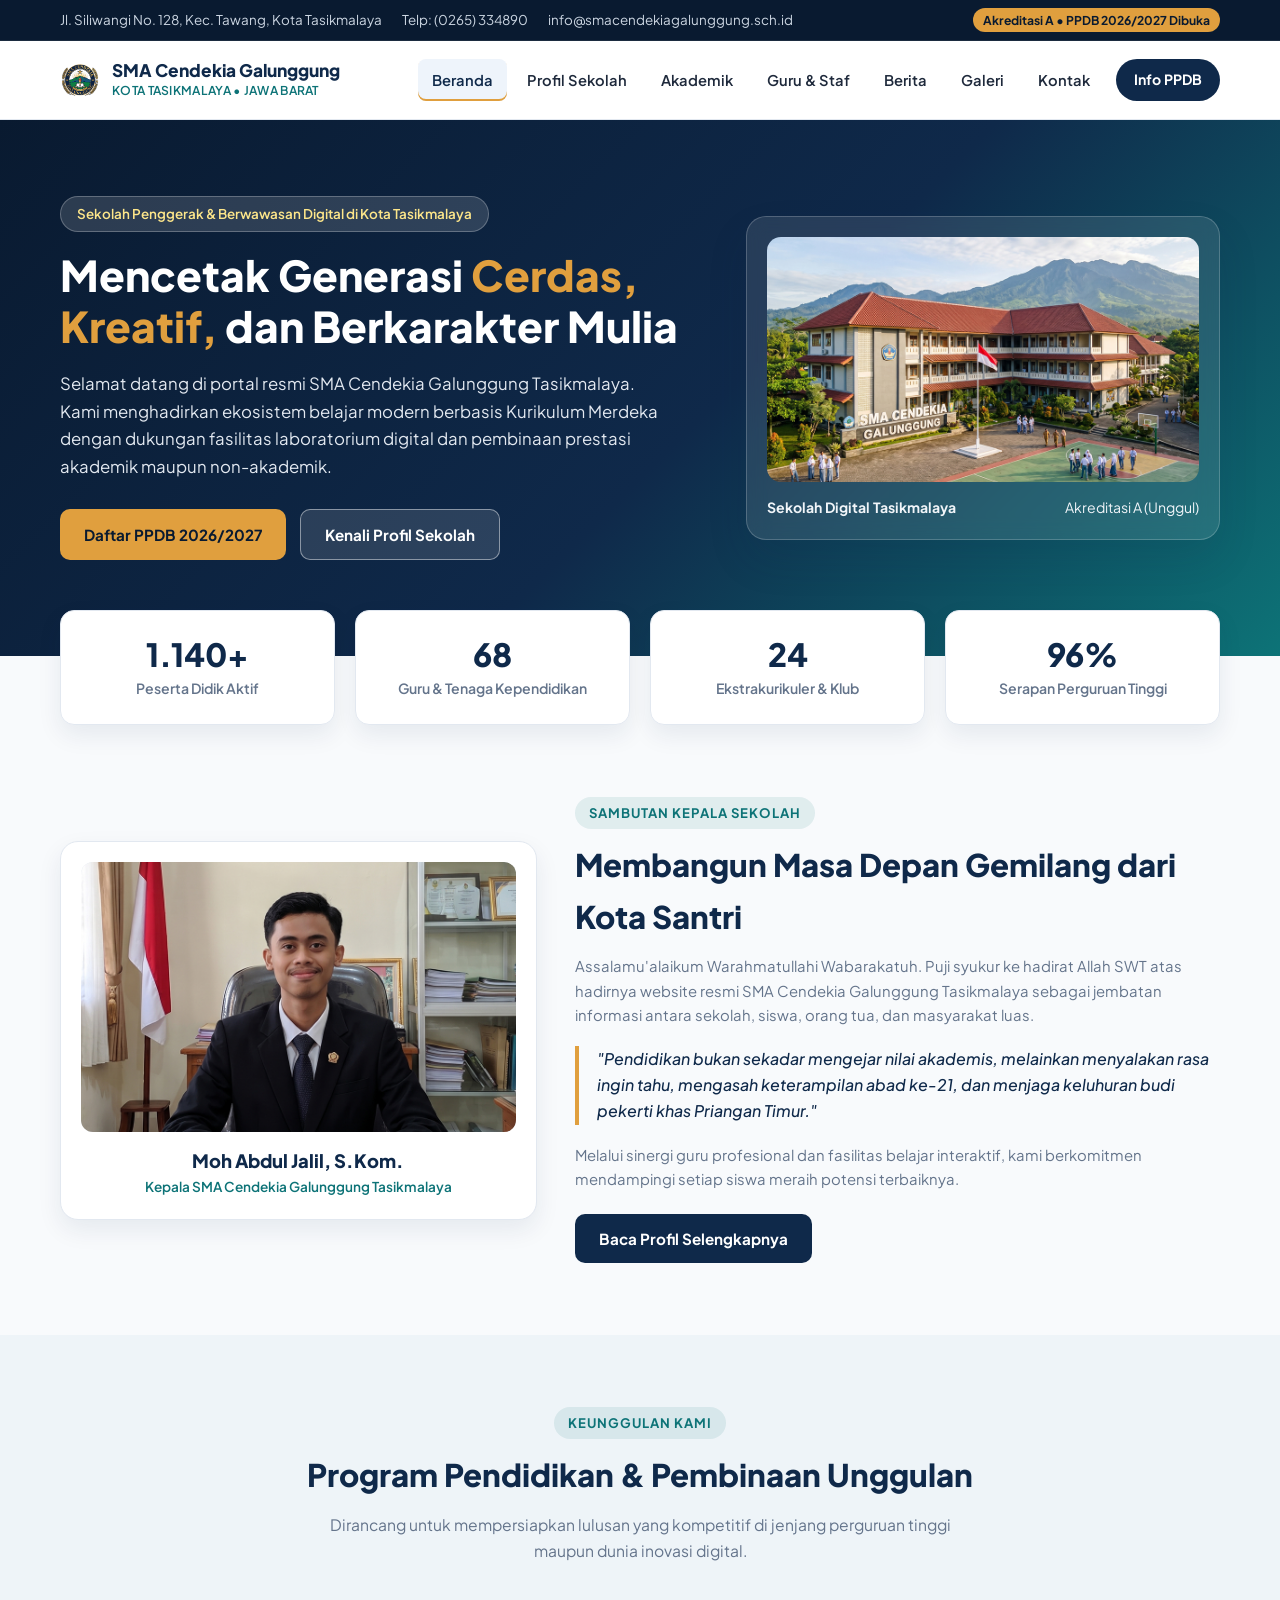
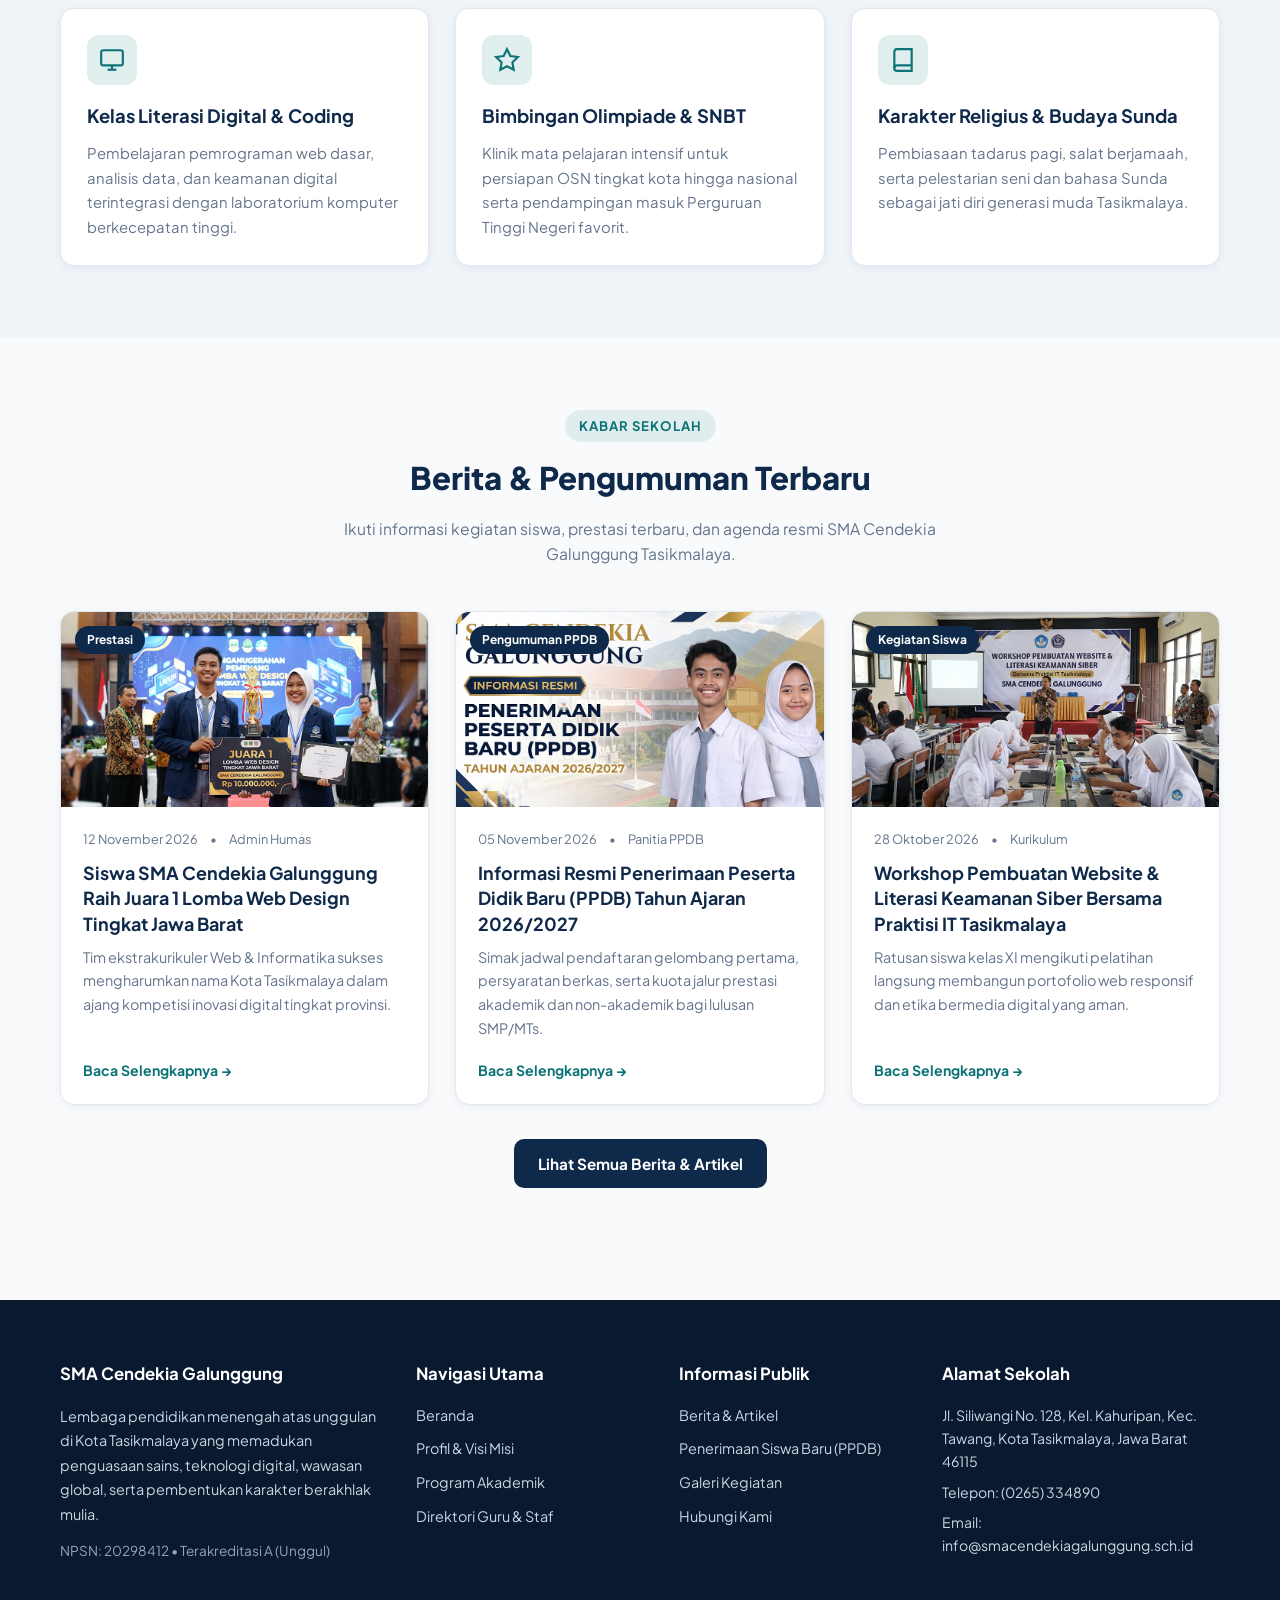
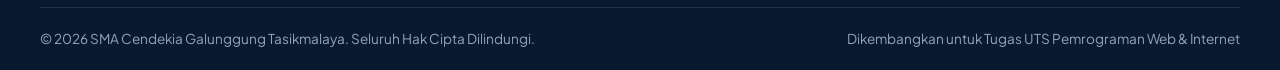
<file: index.html>
<!DOCTYPE html>
<html lang="id">

<head>
  <meta charset="UTF-8">
  <meta name="viewport" content="width=device-width, initial-scale=1.0">
  <title>Beranda | SMA Cendekia Galunggung Tasikmalaya</title>
  <link rel="stylesheet" href="css/abdul_style.css">
</head>

<body>
  <!-- Top Bar Informasi Sekolah -->
  <div class="abdul_topbar">
    <div class="abdul_container abdul_topbar_inner">
      <div class="abdul_topbar_info">
        <span class="abdul_topbar_item">Jl. Siliwangi No. 128, Kec. Tawang, Kota Tasikmalaya</span>
        <span class="abdul_topbar_item">Telp: (0265) 334890</span>
        <span class="abdul_topbar_item">info@smacendekiagalunggung.sch.id</span>
      </div>
      <div>
        <span class="abdul_topbar_badge">Akreditasi A • PPDB 2026/2027 Dibuka</span>
      </div>
    </div>
  </div>

  <!-- Header &amp; Navigasi Utama (#abdul_header &amp; .abdul_menu) -->
  <header id="abdul_header">
    <div class="abdul_container abdul_navbar">
      <a href="index.html" class="abdul_brand">
        <div class="abdul_logo_box">
          <img src="images/logo.png" alt="Logo Sekolah">
        </div>
        <div class="abdul_brand_text">
          <span class="abdul_brand_title">SMA Cendekia Galunggung</span>
          <span class="abdul_brand_sub">KOTA TASIKMALAYA • JAWA BARAT</span>
        </div>
      </a>

      <button id="abdul_nav_toggle" aria-label="Buka Menu Navigasi" aria-expanded="false">
        <svg width="24" height="24" viewBox="0 0 24 24" fill="none" stroke="currentColor" stroke-width="2.2">
          <line x1="3" y1="6" x2="21" y2="6"></line>
          <line x1="3" y1="12" x2="21" y2="12"></line>
          <line x1="3" y1="18" x2="21" y2="18"></line>
        </svg>
      </button>

      <ul class="abdul_menu">
        <li class="abdul_menu_item"><a href="index.html" class="abdul_menu_link abdul_active">Beranda</a></li>
        <li class="abdul_menu_item"><a href="profil.html" class="abdul_menu_link">Profil Sekolah</a></li>
        <li class="abdul_menu_item"><a href="akademik.html" class="abdul_menu_link">Akademik</a></li>
        <li class="abdul_menu_item"><a href="guru.html" class="abdul_menu_link">Guru &amp; Staf</a></li>
        <li class="abdul_menu_item"><a href="berita.html" class="abdul_menu_link">Berita</a></li>
        <li class="abdul_menu_item"><a href="galeri.html" class="abdul_menu_link">Galeri</a></li>
        <li class="abdul_menu_item"><a href="kontak.html" class="abdul_menu_link">Kontak</a></li>
        <li class="abdul_menu_item"><a href="post-2.html" class="abdul_menu_cta">Info PPDB</a></li>
      </ul>
    </div>
  </header>

  <!-- Hero Section -->
  <section class="abdul_hero">
    <div class="abdul_container abdul_hero_grid">
      <div>
        <span class="abdul_hero_badge">Sekolah Penggerak &amp; Berwawasan Digital di Kota Tasikmalaya</span>
        <h1 class="abdul_hero_title">
          Mencetak Generasi <span class="abdul_hero_highlight">Cerdas, Kreatif,</span> dan Berkarakter Mulia
        </h1>
        <p class="abdul_hero_desc">
          Selamat datang di portal resmi SMA Cendekia Galunggung Tasikmalaya. Kami menghadirkan ekosistem belajar modern
          berbasis Kurikulum Merdeka dengan dukungan fasilitas laboratorium digital dan pembinaan prestasi akademik
          maupun non-akademik.
        </p>
        <div class="abdul_hero_actions">
          <a href="post-2.html" class="abdul_btn abdul_btn_primary">Daftar PPDB 2026/2027</a>
          <a href="profil.html" class="abdul_btn abdul_btn_outline">Kenali Profil Sekolah</a>
        </div>
      </div>

      <div class="abdul_hero_card">
        <div class="abdul_hero_illustration">
          <img src="images/gedung-sekolah.jpg" alt="Gedung SMA Cendekia Galunggung Tasikmalaya" class="abdul_hero_img">
        </div>
        <div class="abdul_hero_caption">
          <span><strong>Sekolah Digital Tasikmalaya</strong></span>
          <span>Akreditasi A (Unggul)</span>
        </div>
      </div>
    </div>
  </section>

  <!-- Statistik Sekolah -->
  <section class="abdul_stats_wrap">
    <div class="abdul_container abdul_stats_grid">
      <div class="abdul_stat_card">
        <div class="abdul_stat_num" data-target="1140" data-suffix="+">1.140+</div>
        <div class="abdul_stat_label">Peserta Didik Aktif</div>
      </div>
      <div class="abdul_stat_card">
        <div class="abdul_stat_num" data-target="68" data-suffix="">68</div>
        <div class="abdul_stat_label">Guru &amp; Tenaga Kependidikan</div>
      </div>
      <div class="abdul_stat_card">
        <div class="abdul_stat_num" data-target="24" data-suffix="">24</div>
        <div class="abdul_stat_label">Ekstrakurikuler &amp; Klub</div>
      </div>
      <div class="abdul_stat_card">
        <div class="abdul_stat_num" data-target="96" data-suffix="%">96%</div>
        <div class="abdul_stat_label">Serapan Perguruan Tinggi</div>
      </div>
    </div>
  </section>

  <!-- Sambutan Singkat Kepala Sekolah -->
  <section class="abdul_section">
    <div class="abdul_container abdul_welcome_grid">
      <div class="abdul_principal_box">
        <div class="abdul_principal_frame">
          <img src="images/kepala-sekolah.jpg" alt="Foto Moh Abdul Jalil, S.Kom." class="abdul_principal_img">
        </div>
        <h3 class="abdul_principal_name">Moh Abdul Jalil, S.Kom.</h3>
        <p class="abdul_principal_role">Kepala SMA Cendekia Galunggung Tasikmalaya</p>
      </div>

      <div>
        <span class="abdul_section_tag">Sambutan Kepala Sekolah</span>
        <h2 class="abdul_section_title">Membangun Masa Depan Gemilang dari Kota Santri</h2>
        <p class="abdul_card_text" style="margin-bottom:14px;">
          Assalamu'alaikum Warahmatullahi Wabarakatuh. Puji syukur ke hadirat Allah SWT atas hadirnya website resmi SMA
          Cendekia Galunggung Tasikmalaya sebagai jembatan informasi antara sekolah, siswa, orang tua, dan masyarakat
          luas.
        </p>
        <blockquote class="abdul_quote_box">
          "Pendidikan bukan sekadar mengejar nilai akademis, melainkan menyalakan rasa ingin tahu, mengasah keterampilan
          abad ke-21, dan menjaga keluhuran budi pekerti khas Priangan Timur."
        </blockquote>
        <p class="abdul_card_text" style="margin-bottom:22px;">
          Melalui sinergi guru profesional dan fasilitas belajar interaktif, kami berkomitmen mendampingi setiap siswa
          meraih potensi terbaiknya.
        </p>
        <a href="profil.html" class="abdul_btn abdul_btn_navy">Baca Profil Selengkapnya</a>
      </div>
    </div>
  </section>

  <!-- Program Unggulan -->
  <section class="abdul_section abdul_section_alt">
    <div class="abdul_container">
      <div class="abdul_section_header">
        <span class="abdul_section_tag">Keunggulan Kami</span>
        <h2 class="abdul_section_title">Program Pendidikan &amp; Pembinaan Unggulan</h2>
        <p class="abdul_section_desc">
          Dirancang untuk mempersiapkan lulusan yang kompetitif di jenjang perguruan tinggi maupun dunia inovasi
          digital.
        </p>
      </div>

      <div class="abdul_grid_3">
        <div class="abdul_card">
          <div class="abdul_card_icon">
            <svg width="26" height="26" viewBox="0 0 24 24" fill="none" stroke="currentColor" stroke-width="2">
              <rect x="2" y="3" width="20" height="14" rx="2"></rect>
              <line x1="8" y1="21" x2="16" y2="21"></line>
              <line x1="12" y1="17" x2="12" y2="21"></line>
            </svg>
          </div>
          <h3 class="abdul_card_title">Kelas Literasi Digital &amp; Coding</h3>
          <p class="abdul_card_text">
            Pembelajaran pemrograman web dasar, analisis data, dan keamanan digital terintegrasi dengan laboratorium
            komputer berkecepatan tinggi.
          </p>
        </div>

        <div class="abdul_card">
          <div class="abdul_card_icon">
            <svg width="26" height="26" viewBox="0 0 24 24" fill="none" stroke="currentColor" stroke-width="2">
              <path
                d="M12 2L15.09 8.26L22 9.27L17 14.14L18.18 21.02L12 17.77L5.82 21.02L7 14.14L2 9.27L8.91 8.26L12 2Z">
              </path>
            </svg>
          </div>
          <h3 class="abdul_card_title">Bimbingan Olimpiade &amp; SNBT</h3>
          <p class="abdul_card_text">
            Klinik mata pelajaran intensif untuk persiapan OSN tingkat kota hingga nasional serta pendampingan masuk
            Perguruan Tinggi Negeri favorit.
          </p>
        </div>

        <div class="abdul_card">
          <div class="abdul_card_icon">
            <svg width="26" height="26" viewBox="0 0 24 24" fill="none" stroke="currentColor" stroke-width="2">
              <path d="M4 19.5A2.5 2.5 0 0 1 6.5 17H20"></path>
              <path d="M6.5 2H20v20H6.5A2.5 2.5 0 0 1 4 19.5v-15A2.5 2.5 0 0 1 6.5 2z"></path>
            </svg>
          </div>
          <h3 class="abdul_card_title">Karakter Religius &amp; Budaya Sunda</h3>
          <p class="abdul_card_text">
            Pembiasaan tadarus pagi, salat berjamaah, serta pelestarian seni dan bahasa Sunda sebagai jati diri generasi
            muda Tasikmalaya.
          </p>
        </div>
      </div>
    </div>
  </section>

  <!-- Berita Terbaru (Terhubung ke HTML Postingan Terpisah) -->
  <section class="abdul_section">
    <div class="abdul_container">
      <div class="abdul_section_header">
        <span class="abdul_section_tag">Kabar Sekolah</span>
        <h2 class="abdul_section_title">Berita &amp; Pengumuman Terbaru</h2>
        <p class="abdul_section_desc">
          Ikuti informasi kegiatan siswa, prestasi terbaru, dan agenda resmi SMA Cendekia Galunggung Tasikmalaya.
        </p>
      </div>

      <div class="abdul_grid_3">
        <article class="abdul_post_card">
          <div class="abdul_post_thumb">
            <span class="abdul_post_badge">Prestasi</span>
            <img src="images/berita-juara-web.jpg" alt="Juara 1 Lomba Web Design Jawa Barat" class="abdul_post_img">
          </div>
          <div class="abdul_post_body">
            <div class="abdul_post_meta">
              <span>12 November 2026</span>
              <span>•</span>
              <span>Admin Humas</span>
            </div>
            <h3 class="abdul_post_title">
              <a href="post-1.html">Siswa SMA Cendekia Galunggung Raih Juara 1 Lomba Web Design Tingkat Jawa Barat</a>
            </h3>
            <p class="abdul_post_excerpt">
              Tim ekstrakurikuler Web &amp; Informatika sukses mengharumkan nama Kota Tasikmalaya dalam ajang kompetisi
              inovasi digital tingkat provinsi.
            </p>
            <a href="post-1.html" class="abdul_read_more">Baca Selengkapnya &rarr;</a>
          </div>
        </article>

        <article class="abdul_post_card">
          <div class="abdul_post_thumb">
            <span class="abdul_post_badge">Pengumuman PPDB</span>
            <img src="images/berita-ppdb.jpg" alt="Pengumuman PPDB 2026/2027" class="abdul_post_img">
          </div>
          <div class="abdul_post_body">
            <div class="abdul_post_meta">
              <span>05 November 2026</span>
              <span>•</span>
              <span>Panitia PPDB</span>
            </div>
            <h3 class="abdul_post_title">
              <a href="post-2.html">Informasi Resmi Penerimaan Peserta Didik Baru (PPDB) Tahun Ajaran 2026/2027</a>
            </h3>
            <p class="abdul_post_excerpt">
              Simak jadwal pendaftaran gelombang pertama, persyaratan berkas, serta kuota jalur prestasi akademik dan
              non-akademik bagi lulusan SMP/MTs.
            </p>
            <a href="post-2.html" class="abdul_read_more">Baca Selengkapnya &rarr;</a>
          </div>
        </article>

        <article class="abdul_post_card">
          <div class="abdul_post_thumb">
            <span class="abdul_post_badge">Kegiatan Siswa</span>
            <img src="images/berita-workshop.jpg" alt="Workshop Pembuatan Website" class="abdul_post_img">
          </div>
          <div class="abdul_post_body">
            <div class="abdul_post_meta">
              <span>28 Oktober 2026</span>
              <span>•</span>
              <span>Kurikulum</span>
            </div>
            <h3 class="abdul_post_title">
              <a href="post-3.html">Workshop Pembuatan Website &amp; Literasi Keamanan Siber Bersama Praktisi IT
                Tasikmalaya</a>
            </h3>
            <p class="abdul_post_excerpt">
              Ratusan siswa kelas XI mengikuti pelatihan langsung membangun portofolio web responsif dan etika bermedia
              digital yang aman.
            </p>
            <a href="post-3.html" class="abdul_read_more">Baca Selengkapnya &rarr;</a>
          </div>
        </article>
      </div>

      <div style="text-align:center; margin-top:34px;">
        <a href="berita.html" class="abdul_btn abdul_btn_navy">Lihat Semua Berita &amp; Artikel</a>
      </div>
    </div>
  </section>

  <!-- Footer (#abdul_footer) -->
  <footer id="abdul_footer">
    <div class="abdul_container abdul_footer_grid">
      <div>
        <h3 class="abdul_footer_heading">SMA Cendekia Galunggung</h3>
        <p style="font-size:0.9rem; line-height:1.7; margin-bottom:14px;">
          Lembaga pendidikan menengah atas unggulan di Kota Tasikmalaya yang memadukan penguasaan sains, teknologi
          digital, wawasan global, serta pembentukan karakter berakhlak mulia.
        </p>
        <p style="font-size:0.85rem; color:#94a3b8;">NPSN: 20298412 • Terakreditasi A (Unggul)</p>
      </div>

      <div>
        <h3 class="abdul_footer_heading">Navigasi Utama</h3>
        <ul class="abdul_footer_links">
          <li><a href="index.html">Beranda</a></li>
          <li><a href="profil.html">Profil &amp; Visi Misi</a></li>
          <li><a href="akademik.html">Program Akademik</a></li>
          <li><a href="guru.html">Direktori Guru &amp; Staf</a></li>
        </ul>
      </div>

      <div>
        <h3 class="abdul_footer_heading">Informasi Publik</h3>
        <ul class="abdul_footer_links">
          <li><a href="berita.html">Berita &amp; Artikel</a></li>
          <li><a href="post-2.html">Penerimaan Siswa Baru (PPDB)</a></li>
          <li><a href="galeri.html">Galeri Kegiatan</a></li>
          <li><a href="kontak.html">Hubungi Kami</a></li>
        </ul>
      </div>

      <div>
        <h3 class="abdul_footer_heading">Alamat Sekolah</h3>
        <p style="font-size:0.88rem; margin-bottom:8px;">
          Jl. Siliwangi No. 128, Kel. Kahuripan, Kec. Tawang, Kota Tasikmalaya, Jawa Barat 46115
        </p>
        <p style="font-size:0.88rem; margin-bottom:6px;">Telepon: (0265) 334890</p>
        <p style="font-size:0.88rem;">Email: info@smacendekiagalunggung.sch.id</p>
      </div>
    </div>

    <div class="abdul_container abdul_footer_bottom">
      <span>&copy; 2026 SMA Cendekia Galunggung Tasikmalaya. Seluruh Hak Cipta Dilindungi.</span>
      <span>Dikembangkan untuk Tugas UTS Pemrograman Web &amp; Internet</span>
    </div>
  </footer>

  <button id="abdul_back_top" title="Kembali ke Atas" aria-label="Kembali ke Atas">&uarr;</button>
  <script src="js/abdul_script.js"></script>
</body>

</html>
</file>
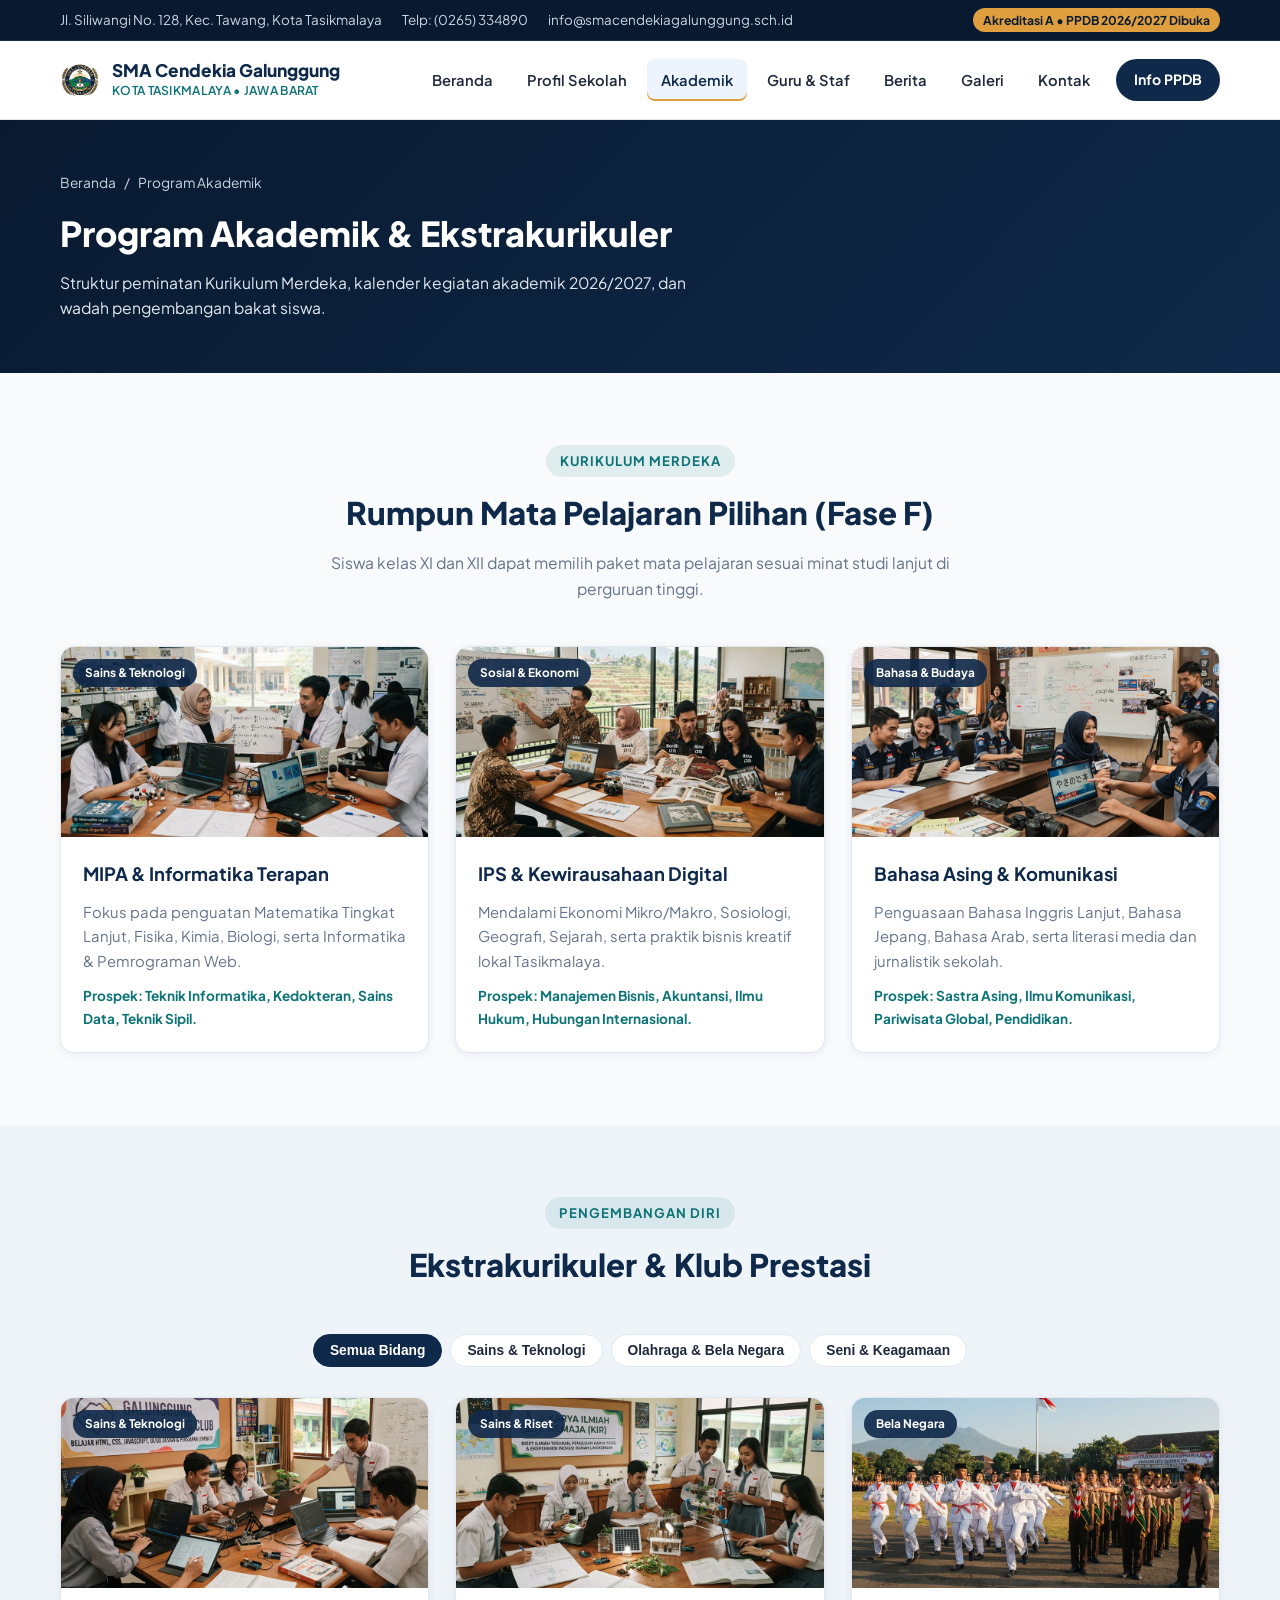
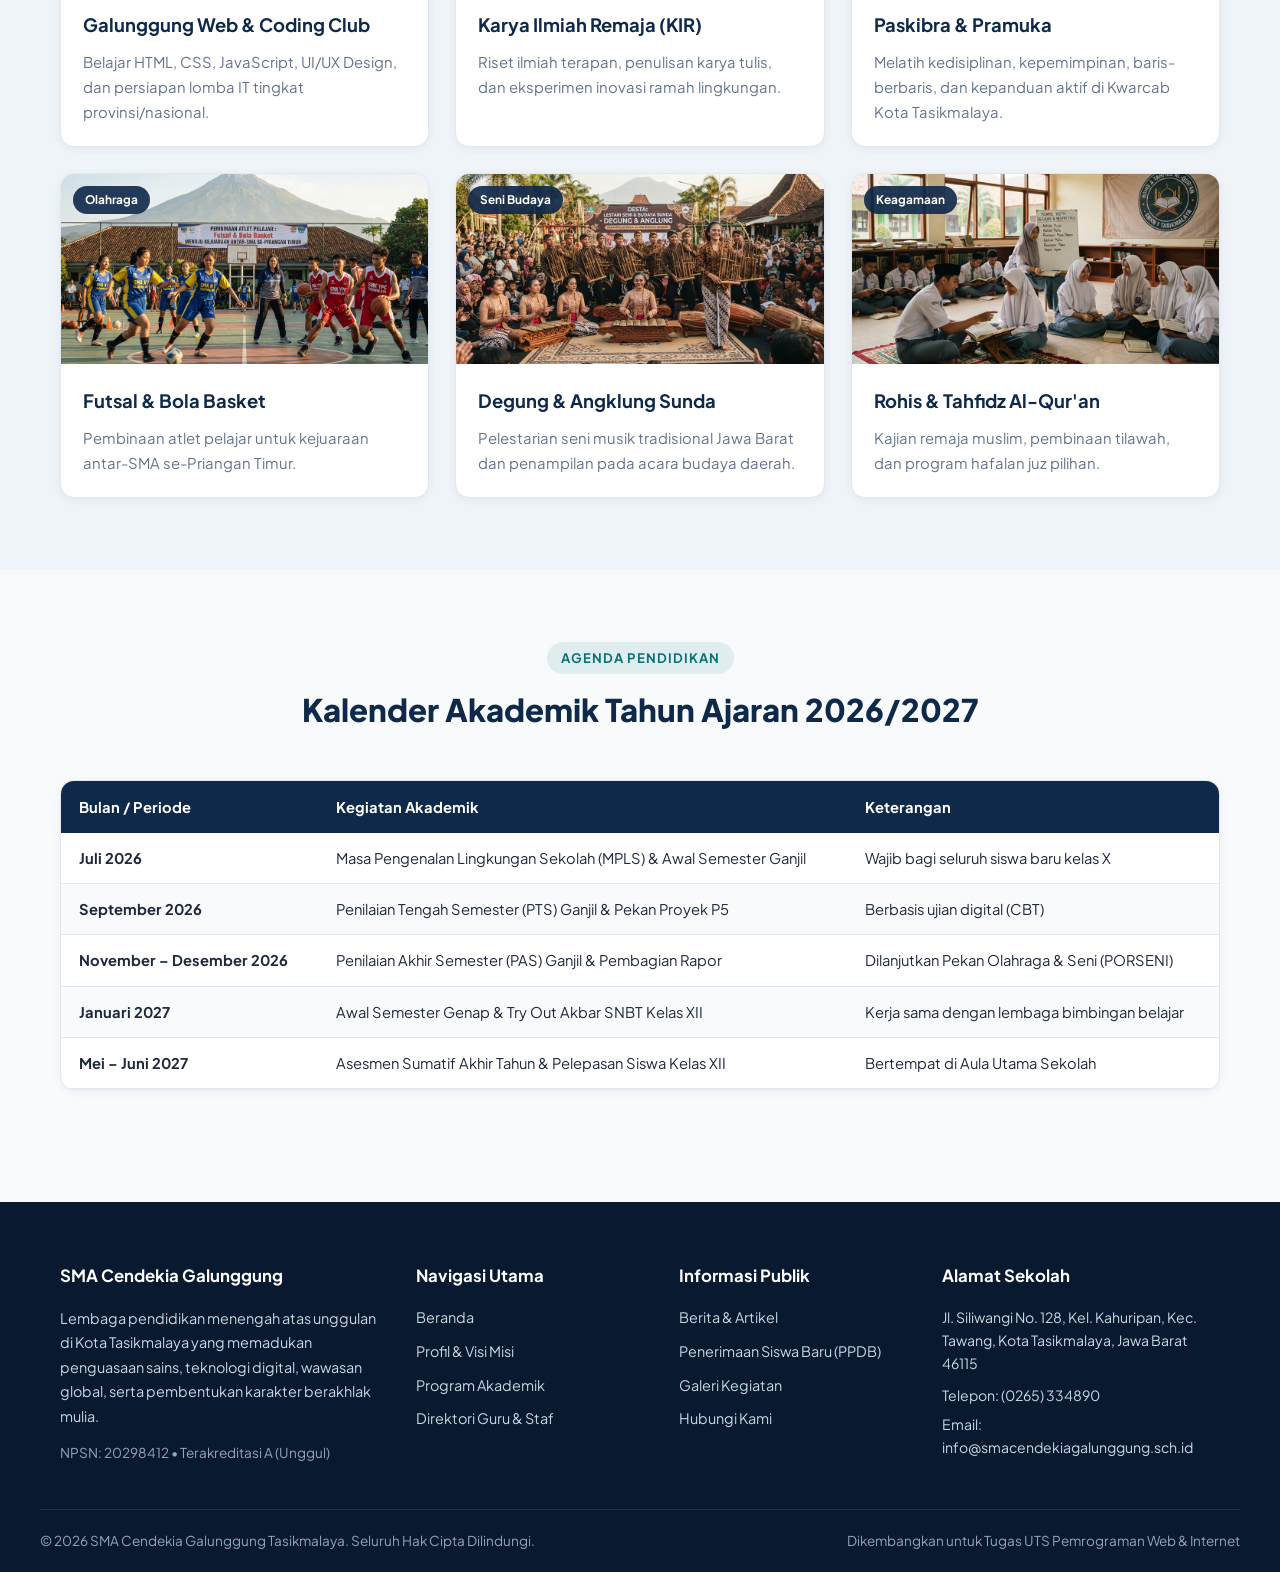
<file: akademik.html>
<!DOCTYPE html>
<html lang="id">
<head>
  <meta charset="UTF-8">
  <meta name="viewport" content="width=device-width, initial-scale=1.0">
  <title>Program Akademik | SMA Cendekia Galunggung Tasikmalaya</title>
  <link rel="stylesheet" href="css/abdul_style.css">
</head>
<body>
  <!-- Top Bar Informasi Sekolah -->
  <div class="abdul_topbar">
    <div class="abdul_container abdul_topbar_inner">
      <div class="abdul_topbar_info">
        <span class="abdul_topbar_item">Jl. Siliwangi No. 128, Kec. Tawang, Kota Tasikmalaya</span>
        <span class="abdul_topbar_item">Telp: (0265) 334890</span>
        <span class="abdul_topbar_item">info@smacendekiagalunggung.sch.id</span>
      </div>
      <div>
        <span class="abdul_topbar_badge">Akreditasi A • PPDB 2026/2027 Dibuka</span>
      </div>
    </div>
  </div>

  <!-- Header &amp; Navigasi Utama (#abdul_header &amp; .abdul_menu) -->
  <header id="abdul_header">
    <div class="abdul_container abdul_navbar">
      <a href="index.html" class="abdul_brand">
        <div class="abdul_logo_box">
          <img src="images/logo.png" alt="Logo Sekolah">
        </div>
        <div class="abdul_brand_text">
          <span class="abdul_brand_title">SMA Cendekia Galunggung</span>
          <span class="abdul_brand_sub">KOTA TASIKMALAYA • JAWA BARAT</span>
        </div>
      </a>

      <button id="abdul_nav_toggle" aria-label="Buka Menu Navigasi" aria-expanded="false">
        <svg width="24" height="24" viewBox="0 0 24 24" fill="none" stroke="currentColor" stroke-width="2.2">
          <line x1="3" y1="6" x2="21" y2="6"></line>
          <line x1="3" y1="12" x2="21" y2="12"></line>
          <line x1="3" y1="18" x2="21" y2="18"></line>
        </svg>
      </button>

      <ul class="abdul_menu">
        <li class="abdul_menu_item"><a href="index.html" class="abdul_menu_link">Beranda</a></li>
        <li class="abdul_menu_item"><a href="profil.html" class="abdul_menu_link">Profil Sekolah</a></li>
        <li class="abdul_menu_item"><a href="akademik.html" class="abdul_menu_link abdul_active">Akademik</a></li>
        <li class="abdul_menu_item"><a href="guru.html" class="abdul_menu_link">Guru &amp; Staf</a></li>
        <li class="abdul_menu_item"><a href="berita.html" class="abdul_menu_link">Berita</a></li>
        <li class="abdul_menu_item"><a href="galeri.html" class="abdul_menu_link">Galeri</a></li>
        <li class="abdul_menu_item"><a href="kontak.html" class="abdul_menu_link">Kontak</a></li>
        <li class="abdul_menu_item"><a href="post-2.html" class="abdul_menu_cta">Info PPDB</a></li>
      </ul>
    </div>
  </header>

  <section class="abdul_page_banner">
    <div class="abdul_container">
      <div class="abdul_breadcrumb">
        <a href="index.html">Beranda</a> <span>/</span> <span>Program Akademik</span>
      </div>
      <h1 class="abdul_page_title">Program Akademik &amp; Ekstrakurikuler</h1>
      <p class="abdul_page_subtitle">
        Struktur peminatan Kurikulum Merdeka, kalender kegiatan akademik 2026/2027, dan wadah pengembangan bakat siswa.
      </p>
    </div>
  </section>

  <!-- Peminatan Kurikulum (Dilengkapi Slot Foto) -->
  <section class="abdul_section">
    <div class="abdul_container">
      <div class="abdul_section_header">
        <span class="abdul_section_tag">Kurikulum Merdeka</span>
        <h2 class="abdul_section_title">Rumpun Mata Pelajaran Pilihan (Fase F)</h2>
        <p class="abdul_section_desc">
          Siswa kelas XI dan XII dapat memilih paket mata pelajaran sesuai minat studi lanjut di perguruan tinggi.
        </p>
      </div>

      <div class="abdul_grid_3">
        <div class="abdul_media_card">
          <div class="abdul_media_thumb">
            <span class="abdul_media_badge">Sains &amp; Teknologi</span>
            <img src="images/rumpun-mipa.jpg" alt="Rumpun MIPA dan Informatika Terapan" class="abdul_media_img">
          </div>
          <div class="abdul_media_body">
            <h3 class="abdul_card_title">MIPA &amp; Informatika Terapan</h3>
            <p class="abdul_card_text" style="margin-bottom:12px;">
              Fokus pada penguatan Matematika Tingkat Lanjut, Fisika, Kimia, Biologi, serta Informatika &amp; Pemrograman Web.
            </p>
            <p style="font-size:0.85rem; color:#0d7377; font-weight:700; margin-top:auto;">Prospek: Teknik Informatika, Kedokteran, Sains Data, Teknik Sipil.</p>
          </div>
        </div>

        <div class="abdul_media_card">
          <div class="abdul_media_thumb">
            <span class="abdul_media_badge">Sosial &amp; Ekonomi</span>
            <img src="images/rumpun-ips.jpg" alt="Rumpun IPS dan Kewirausahaan Digital" class="abdul_media_img">
          </div>
          <div class="abdul_media_body">
            <h3 class="abdul_card_title">IPS &amp; Kewirausahaan Digital</h3>
            <p class="abdul_card_text" style="margin-bottom:12px;">
              Mendalami Ekonomi Mikro/Makro, Sosiologi, Geografi, Sejarah, serta praktik bisnis kreatif lokal Tasikmalaya.
            </p>
            <p style="font-size:0.85rem; color:#0d7377; font-weight:700; margin-top:auto;">Prospek: Manajemen Bisnis, Akuntansi, Ilmu Hukum, Hubungan Internasional.</p>
          </div>
        </div>

        <div class="abdul_media_card">
          <div class="abdul_media_thumb">
            <span class="abdul_media_badge">Bahasa &amp; Budaya</span>
            <img src="images/rumpun-bahasa.jpg" alt="Rumpun Bahasa Asing dan Komunikasi" class="abdul_media_img">
          </div>
          <div class="abdul_media_body">
            <h3 class="abdul_card_title">Bahasa Asing &amp; Komunikasi</h3>
            <p class="abdul_card_text" style="margin-bottom:12px;">
              Penguasaan Bahasa Inggris Lanjut, Bahasa Jepang, Bahasa Arab, serta literasi media dan jurnalistik sekolah.
            </p>
            <p style="font-size:0.85rem; color:#0d7377; font-weight:700; margin-top:auto;">Prospek: Sastra Asing, Ilmu Komunikasi, Pariwisata Global, Pendidikan.</p>
          </div>
        </div>
      </div>
    </div>
  </section>

  <!-- Ekstrakurikuler dengan Filter Interaktif &amp; Slot Foto -->
  <section class="abdul_section abdul_section_alt">
    <div class="abdul_container">
      <div class="abdul_section_header">
        <span class="abdul_section_tag">Pengembangan Diri</span>
        <h2 class="abdul_section_title">Ekstrakurikuler &amp; Klub Prestasi</h2>
      </div>

      <div class="abdul_filter_bar" style="justify-content:center;">
        <div class="abdul_filter_group">
          <button class="abdul_filter_btn abdul_filter_active" data-abdul-filter="semua">Semua Bidang</button>
          <button class="abdul_filter_btn" data-abdul-filter="sains">Sains &amp; Teknologi</button>
          <button class="abdul_filter_btn" data-abdul-filter="olahraga">Olahraga &amp; Bela Negara</button>
          <button class="abdul_filter_btn" data-abdul-filter="seni">Seni &amp; Keagamaan</button>
        </div>
      </div>

      <div class="abdul_grid_3">
        <div class="abdul_media_card" data-abdul-category="sains">
          <div class="abdul_media_thumb">
            <span class="abdul_media_badge">Sains &amp; Teknologi</span>
            <img src="images/ekskul-coding.jpg" alt="Galunggung Web dan Coding Club" class="abdul_media_img">
          </div>
          <div class="abdul_media_body">
            <h3 class="abdul_card_title">Galunggung Web &amp; Coding Club</h3>
            <p class="abdul_card_text">Belajar HTML, CSS, JavaScript, UI/UX Design, dan persiapan lomba IT tingkat provinsi/nasional.</p>
          </div>
        </div>

        <div class="abdul_media_card" data-abdul-category="sains">
          <div class="abdul_media_thumb">
            <span class="abdul_media_badge">Sains &amp; Riset</span>
            <img src="images/ekskul-kir.jpg" alt="Karya Ilmiah Remaja" class="abdul_media_img">
          </div>
          <div class="abdul_media_body">
            <h3 class="abdul_card_title">Karya Ilmiah Remaja (KIR)</h3>
            <p class="abdul_card_text">Riset ilmiah terapan, penulisan karya tulis, dan eksperimen inovasi ramah lingkungan.</p>
          </div>
        </div>

        <div class="abdul_media_card" data-abdul-category="olahraga">
          <div class="abdul_media_thumb">
            <span class="abdul_media_badge">Bela Negara</span>
            <img src="images/ekskul-paskibra.jpg" alt="Paskibra dan Pramuka" class="abdul_media_img">
          </div>
          <div class="abdul_media_body">
            <h3 class="abdul_card_title">Paskibra &amp; Pramuka</h3>
            <p class="abdul_card_text">Melatih kedisiplinan, kepemimpinan, baris-berbaris, dan kepanduan aktif di Kwarcab Kota Tasikmalaya.</p>
          </div>
        </div>

        <div class="abdul_media_card" data-abdul-category="olahraga">
          <div class="abdul_media_thumb">
            <span class="abdul_media_badge">Olahraga</span>
            <img src="images/ekskul-olahraga.jpg" alt="Futsal dan Bola Basket" class="abdul_media_img">
          </div>
          <div class="abdul_media_body">
            <h3 class="abdul_card_title">Futsal &amp; Bola Basket</h3>
            <p class="abdul_card_text">Pembinaan atlet pelajar untuk kejuaraan antar-SMA se-Priangan Timur.</p>
          </div>
        </div>

        <div class="abdul_media_card" data-abdul-category="seni">
          <div class="abdul_media_thumb">
            <span class="abdul_media_badge">Seni Budaya</span>
            <img src="images/ekskul-seni.jpg" alt="Degung dan Angklung Sunda" class="abdul_media_img">
          </div>
          <div class="abdul_media_body">
            <h3 class="abdul_card_title">Degung &amp; Angklung Sunda</h3>
            <p class="abdul_card_text">Pelestarian seni musik tradisional Jawa Barat dan penampilan pada acara budaya daerah.</p>
          </div>
        </div>

        <div class="abdul_media_card" data-abdul-category="seni">
          <div class="abdul_media_thumb">
            <span class="abdul_media_badge">Keagamaan</span>
            <img src="images/ekskul-rohis.jpg" alt="Rohis dan Tahfidz Al-Quran" class="abdul_media_img">
          </div>
          <div class="abdul_media_body">
            <h3 class="abdul_card_title">Rohis &amp; Tahfidz Al-Qur'an</h3>
            <p class="abdul_card_text">Kajian remaja muslim, pembinaan tilawah, dan program hafalan juz pilihan.</p>
          </div>
        </div>
      </div>
    </div>
  </section>

  <!-- Kalender Akademik -->
  <section class="abdul_section">
    <div class="abdul_container">
      <div class="abdul_section_header">
        <span class="abdul_section_tag">Agenda Pendidikan</span>
        <h2 class="abdul_section_title">Kalender Akademik Tahun Ajaran 2026/2027</h2>
      </div>

      <div class="abdul_table_wrap">
        <table class="abdul_table">
          <thead>
            <tr>
              <th>Bulan / Periode</th>
              <th>Kegiatan Akademik</th>
              <th>Keterangan</th>
            </tr>
          </thead>
          <tbody>
            <tr>
              <td><strong>Juli 2026</strong></td>
              <td>Masa Pengenalan Lingkungan Sekolah (MPLS) &amp; Awal Semester Ganjil</td>
              <td>Wajib bagi seluruh siswa baru kelas X</td>
            </tr>
            <tr>
              <td><strong>September 2026</strong></td>
              <td>Penilaian Tengah Semester (PTS) Ganjil &amp; Pekan Proyek P5</td>
              <td>Berbasis ujian digital (CBT)</td>
            </tr>
            <tr>
              <td><strong>November – Desember 2026</strong></td>
              <td>Penilaian Akhir Semester (PAS) Ganjil &amp; Pembagian Rapor</td>
              <td>Dilanjutkan Pekan Olahraga &amp; Seni (PORSENI)</td>
            </tr>
            <tr>
              <td><strong>Januari 2027</strong></td>
              <td>Awal Semester Genap &amp; Try Out Akbar SNBT Kelas XII</td>
              <td>Kerja sama dengan lembaga bimbingan belajar</td>
            </tr>
            <tr>
              <td><strong>Mei – Juni 2027</strong></td>
              <td>Asesmen Sumatif Akhir Tahun &amp; Pelepasan Siswa Kelas XII</td>
              <td>Bertempat di Aula Utama Sekolah</td>
            </tr>
          </tbody>
        </table>
      </div>
    </div>
  </section>

  <!-- Footer (#abdul_footer) -->
  <footer id="abdul_footer">
    <div class="abdul_container abdul_footer_grid">
      <div>
        <h3 class="abdul_footer_heading">SMA Cendekia Galunggung</h3>
        <p style="font-size:0.9rem; line-height:1.7; margin-bottom:14px;">
          Lembaga pendidikan menengah atas unggulan di Kota Tasikmalaya yang memadukan penguasaan sains, teknologi digital, wawasan global, serta pembentukan karakter berakhlak mulia.
        </p>
        <p style="font-size:0.85rem; color:#94a3b8;">NPSN: 20298412 • Terakreditasi A (Unggul)</p>
      </div>

      <div>
        <h3 class="abdul_footer_heading">Navigasi Utama</h3>
        <ul class="abdul_footer_links">
          <li><a href="index.html">Beranda</a></li>
          <li><a href="profil.html">Profil &amp; Visi Misi</a></li>
          <li><a href="akademik.html">Program Akademik</a></li>
          <li><a href="guru.html">Direktori Guru &amp; Staf</a></li>
        </ul>
      </div>

      <div>
        <h3 class="abdul_footer_heading">Informasi Publik</h3>
        <ul class="abdul_footer_links">
          <li><a href="berita.html">Berita &amp; Artikel</a></li>
          <li><a href="post-2.html">Penerimaan Siswa Baru (PPDB)</a></li>
          <li><a href="galeri.html">Galeri Kegiatan</a></li>
          <li><a href="kontak.html">Hubungi Kami</a></li>
        </ul>
      </div>

      <div>
        <h3 class="abdul_footer_heading">Alamat Sekolah</h3>
        <p style="font-size:0.88rem; margin-bottom:8px;">
          Jl. Siliwangi No. 128, Kel. Kahuripan, Kec. Tawang, Kota Tasikmalaya, Jawa Barat 46115
        </p>
        <p style="font-size:0.88rem; margin-bottom:6px;">Telepon: (0265) 334890</p>
        <p style="font-size:0.88rem;">Email: info@smacendekiagalunggung.sch.id</p>
      </div>
    </div>

    <div class="abdul_container abdul_footer_bottom">
      <span>&copy; 2026 SMA Cendekia Galunggung Tasikmalaya. Seluruh Hak Cipta Dilindungi.</span>
      <span>Dikembangkan untuk Tugas UTS Pemrograman Web &amp; Internet</span>
    </div>
  </footer>

  <button id="abdul_back_top" title="Kembali ke Atas" aria-label="Kembali ke Atas">&uarr;</button>
  <script src="js/abdul_script.js"></script>
</body>
</html>
</file>
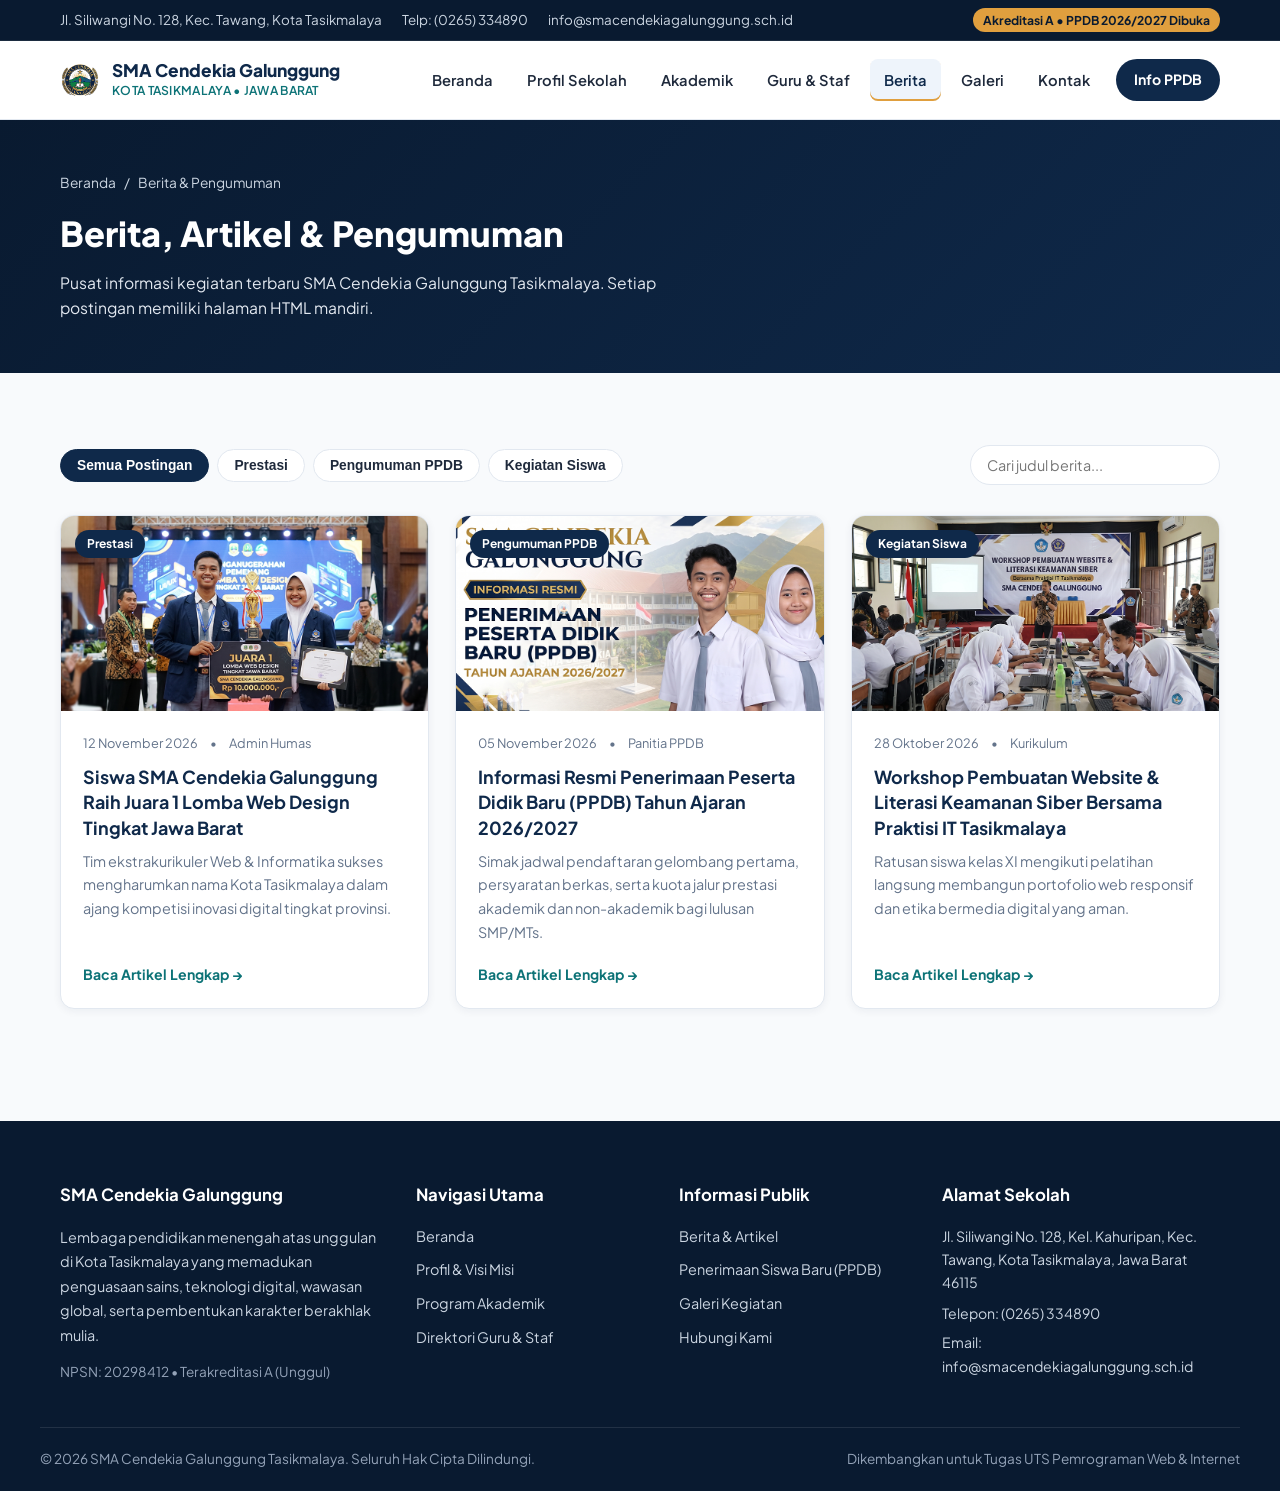
<file: berita.html>
<!DOCTYPE html>
<html lang="id">
<head>
  <meta charset="UTF-8">
  <meta name="viewport" content="width=device-width, initial-scale=1.0">
  <title>Berita &amp; Pengumuman | SMA Cendekia Galunggung Tasikmalaya</title>
  <link rel="stylesheet" href="css/abdul_style.css">
</head>
<body>
  <!-- Top Bar Informasi Sekolah -->
  <div class="abdul_topbar">
    <div class="abdul_container abdul_topbar_inner">
      <div class="abdul_topbar_info">
        <span class="abdul_topbar_item">Jl. Siliwangi No. 128, Kec. Tawang, Kota Tasikmalaya</span>
        <span class="abdul_topbar_item">Telp: (0265) 334890</span>
        <span class="abdul_topbar_item">info@smacendekiagalunggung.sch.id</span>
      </div>
      <div>
        <span class="abdul_topbar_badge">Akreditasi A • PPDB 2026/2027 Dibuka</span>
      </div>
    </div>
  </div>

  <!-- Header &amp; Navigasi Utama (#abdul_header &amp; .abdul_menu) -->
  <header id="abdul_header">
    <div class="abdul_container abdul_navbar">
      <a href="index.html" class="abdul_brand">
        <div class="abdul_logo_box">
          <img src="images/logo.png" alt="Logo Sekolah">
        </div>
        <div class="abdul_brand_text">
          <span class="abdul_brand_title">SMA Cendekia Galunggung</span>
          <span class="abdul_brand_sub">KOTA TASIKMALAYA • JAWA BARAT</span>
        </div>
      </a>

      <button id="abdul_nav_toggle" aria-label="Buka Menu Navigasi" aria-expanded="false">
        <svg width="24" height="24" viewBox="0 0 24 24" fill="none" stroke="currentColor" stroke-width="2.2">
          <line x1="3" y1="6" x2="21" y2="6"></line>
          <line x1="3" y1="12" x2="21" y2="12"></line>
          <line x1="3" y1="18" x2="21" y2="18"></line>
        </svg>
      </button>

      <ul class="abdul_menu">
        <li class="abdul_menu_item"><a href="index.html" class="abdul_menu_link">Beranda</a></li>
        <li class="abdul_menu_item"><a href="profil.html" class="abdul_menu_link">Profil Sekolah</a></li>
        <li class="abdul_menu_item"><a href="akademik.html" class="abdul_menu_link">Akademik</a></li>
        <li class="abdul_menu_item"><a href="guru.html" class="abdul_menu_link">Guru &amp; Staf</a></li>
        <li class="abdul_menu_item"><a href="berita.html" class="abdul_menu_link abdul_active">Berita</a></li>
        <li class="abdul_menu_item"><a href="galeri.html" class="abdul_menu_link">Galeri</a></li>
        <li class="abdul_menu_item"><a href="kontak.html" class="abdul_menu_link">Kontak</a></li>
        <li class="abdul_menu_item"><a href="post-2.html" class="abdul_menu_cta">Info PPDB</a></li>
      </ul>
    </div>
  </header>

  <section class="abdul_page_banner">
    <div class="abdul_container">
      <div class="abdul_breadcrumb">
        <a href="index.html">Beranda</a> <span>/</span> <span>Berita &amp; Pengumuman</span>
      </div>
      <h1 class="abdul_page_title">Berita, Artikel &amp; Pengumuman</h1>
      <p class="abdul_page_subtitle">
        Pusat informasi kegiatan terbaru SMA Cendekia Galunggung Tasikmalaya. Setiap postingan memiliki halaman HTML mandiri.
      </p>
    </div>
  </section>

  <section class="abdul_section">
    <div class="abdul_container">
      <!-- Filter &amp; Pencarian Berita -->
      <div class="abdul_filter_bar">
        <div class="abdul_filter_group">
          <button class="abdul_filter_btn abdul_filter_active" data-abdul-filter="semua">Semua Postingan</button>
          <button class="abdul_filter_btn" data-abdul-filter="prestasi">Prestasi</button>
          <button class="abdul_filter_btn" data-abdul-filter="ppdb">Pengumuman PPDB</button>
          <button class="abdul_filter_btn" data-abdul-filter="kegiatan">Kegiatan Siswa</button>
        </div>
        <input type="text" id="abdul_post_search" class="abdul_search_input" placeholder="Cari judul berita...">
      </div>

      <!-- Daftar Kartu Postingan (Mengarah ke post-1.html, post-2.html, post-3.html) -->
      <div id="abdul_post_list" class="abdul_grid_3">
        <!-- Postingan 1 -> post-1.html -->
        <article class="abdul_post_card" data-abdul-category="prestasi">
          <div class="abdul_post_thumb">
            <span class="abdul_post_badge">Prestasi</span>
            <img src="images/berita-juara-web.jpg" alt="Juara 1 Lomba Web Design Jawa Barat" class="abdul_post_img">
          </div>
          <div class="abdul_post_body">
            <div class="abdul_post_meta">
              <span>12 November 2026</span>
              <span>•</span>
              <span>Admin Humas</span>
            </div>
            <h3 class="abdul_post_title">
              <a href="post-1.html">Siswa SMA Cendekia Galunggung Raih Juara 1 Lomba Web Design Tingkat Jawa Barat</a>
            </h3>
            <p class="abdul_post_excerpt">
              Tim ekstrakurikuler Web &amp; Informatika sukses mengharumkan nama Kota Tasikmalaya dalam ajang kompetisi inovasi digital tingkat provinsi.
            </p>
            <a href="post-1.html" class="abdul_read_more">Baca Artikel Lengkap &rarr;</a>
          </div>
        </article>

        <!-- Postingan 2 -> post-2.html -->
        <article class="abdul_post_card" data-abdul-category="ppdb">
          <div class="abdul_post_thumb">
            <span class="abdul_post_badge">Pengumuman PPDB</span>
            <img src="images/berita-ppdb.jpg" alt="Informasi PPDB 2026/2027" class="abdul_post_img">
          </div>
          <div class="abdul_post_body">
            <div class="abdul_post_meta">
              <span>05 November 2026</span>
              <span>•</span>
              <span>Panitia PPDB</span>
            </div>
            <h3 class="abdul_post_title">
              <a href="post-2.html">Informasi Resmi Penerimaan Peserta Didik Baru (PPDB) Tahun Ajaran 2026/2027</a>
            </h3>
            <p class="abdul_post_excerpt">
              Simak jadwal pendaftaran gelombang pertama, persyaratan berkas, serta kuota jalur prestasi akademik dan non-akademik bagi lulusan SMP/MTs.
            </p>
            <a href="post-2.html" class="abdul_read_more">Baca Artikel Lengkap &rarr;</a>
          </div>
        </article>

        <!-- Postingan 3 -> post-3.html -->
        <article class="abdul_post_card" data-abdul-category="kegiatan">
          <div class="abdul_post_thumb">
            <span class="abdul_post_badge">Kegiatan Siswa</span>
            <img src="images/berita-workshop.jpg" alt="Workshop Pembuatan Website" class="abdul_post_img">
          </div>
          <div class="abdul_post_body">
            <div class="abdul_post_meta">
              <span>28 Oktober 2026</span>
              <span>•</span>
              <span>Kurikulum</span>
            </div>
            <h3 class="abdul_post_title">
              <a href="post-3.html">Workshop Pembuatan Website &amp; Literasi Keamanan Siber Bersama Praktisi IT Tasikmalaya</a>
            </h3>
            <p class="abdul_post_excerpt">
              Ratusan siswa kelas XI mengikuti pelatihan langsung membangun portofolio web responsif dan etika bermedia digital yang aman.
            </p>
            <a href="post-3.html" class="abdul_read_more">Baca Artikel Lengkap &rarr;</a>
          </div>
        </article>
      </div>
    </div>
  </section>

  <!-- Footer (#abdul_footer) -->
  <footer id="abdul_footer">
    <div class="abdul_container abdul_footer_grid">
      <div>
        <h3 class="abdul_footer_heading">SMA Cendekia Galunggung</h3>
        <p style="font-size:0.9rem; line-height:1.7; margin-bottom:14px;">
          Lembaga pendidikan menengah atas unggulan di Kota Tasikmalaya yang memadukan penguasaan sains, teknologi digital, wawasan global, serta pembentukan karakter berakhlak mulia.
        </p>
        <p style="font-size:0.85rem; color:#94a3b8;">NPSN: 20298412 • Terakreditasi A (Unggul)</p>
      </div>

      <div>
        <h3 class="abdul_footer_heading">Navigasi Utama</h3>
        <ul class="abdul_footer_links">
          <li><a href="index.html">Beranda</a></li>
          <li><a href="profil.html">Profil &amp; Visi Misi</a></li>
          <li><a href="akademik.html">Program Akademik</a></li>
          <li><a href="guru.html">Direktori Guru &amp; Staf</a></li>
        </ul>
      </div>

      <div>
        <h3 class="abdul_footer_heading">Informasi Publik</h3>
        <ul class="abdul_footer_links">
          <li><a href="berita.html">Berita &amp; Artikel</a></li>
          <li><a href="post-2.html">Penerimaan Siswa Baru (PPDB)</a></li>
          <li><a href="galeri.html">Galeri Kegiatan</a></li>
          <li><a href="kontak.html">Hubungi Kami</a></li>
        </ul>
      </div>

      <div>
        <h3 class="abdul_footer_heading">Alamat Sekolah</h3>
        <p style="font-size:0.88rem; margin-bottom:8px;">
          Jl. Siliwangi No. 128, Kel. Kahuripan, Kec. Tawang, Kota Tasikmalaya, Jawa Barat 46115
        </p>
        <p style="font-size:0.88rem; margin-bottom:6px;">Telepon: (0265) 334890</p>
        <p style="font-size:0.88rem;">Email: info@smacendekiagalunggung.sch.id</p>
      </div>
    </div>

    <div class="abdul_container abdul_footer_bottom">
      <span>&copy; 2026 SMA Cendekia Galunggung Tasikmalaya. Seluruh Hak Cipta Dilindungi.</span>
      <span>Dikembangkan untuk Tugas UTS Pemrograman Web &amp; Internet</span>
    </div>
  </footer>

  <button id="abdul_back_top" title="Kembali ke Atas" aria-label="Kembali ke Atas">&uarr;</button>
  <script src="js/abdul_script.js"></script>
</body>
</html>
</file>
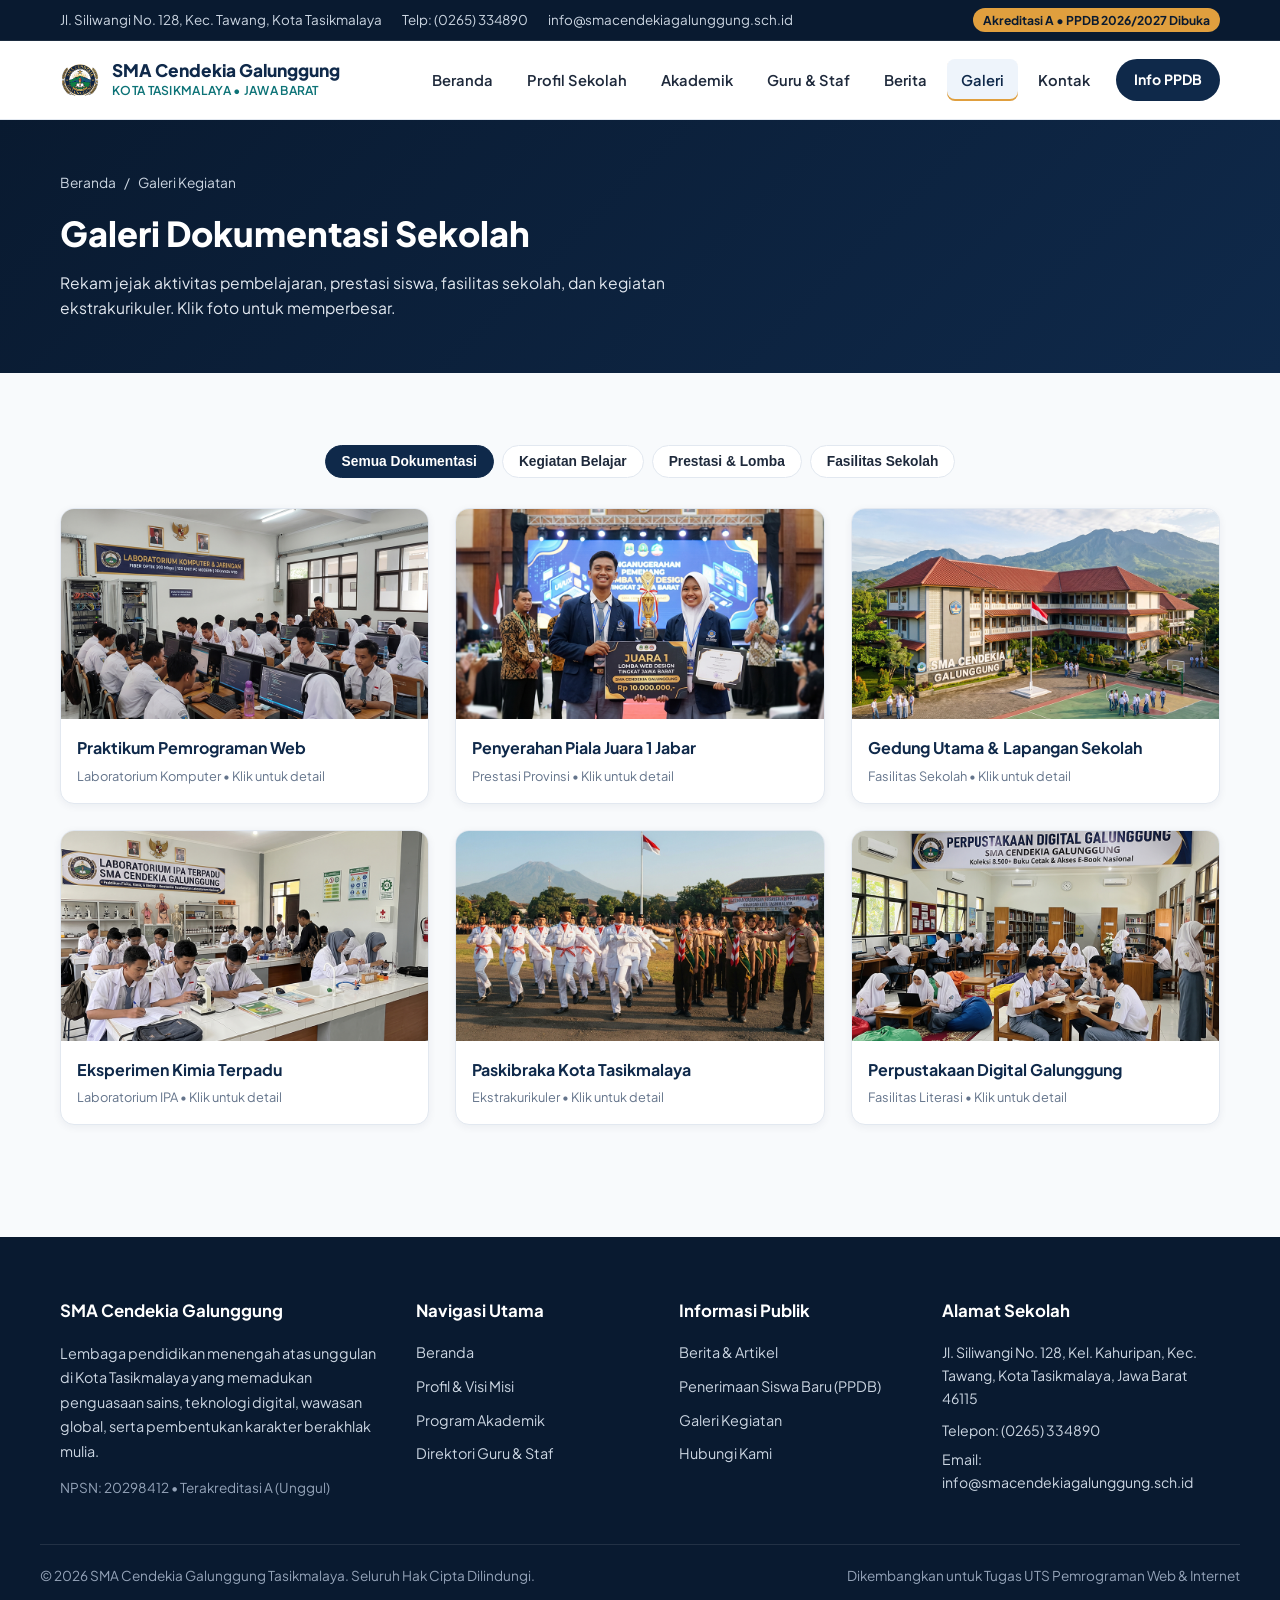
<file: galeri.html>
<!DOCTYPE html>
<html lang="id">
<head>
  <meta charset="UTF-8">
  <meta name="viewport" content="width=device-width, initial-scale=1.0">
  <title>Galeri Kegiatan | SMA Cendekia Galunggung Tasikmalaya</title>
  <link rel="stylesheet" href="css/abdul_style.css">
</head>
<body>
  <!-- Top Bar Informasi Sekolah -->
  <div class="abdul_topbar">
    <div class="abdul_container abdul_topbar_inner">
      <div class="abdul_topbar_info">
        <span class="abdul_topbar_item">Jl. Siliwangi No. 128, Kec. Tawang, Kota Tasikmalaya</span>
        <span class="abdul_topbar_item">Telp: (0265) 334890</span>
        <span class="abdul_topbar_item">info@smacendekiagalunggung.sch.id</span>
      </div>
      <div>
        <span class="abdul_topbar_badge">Akreditasi A • PPDB 2026/2027 Dibuka</span>
      </div>
    </div>
  </div>

  <!-- Header &amp; Navigasi Utama (#abdul_header &amp; .abdul_menu) -->
  <header id="abdul_header">
    <div class="abdul_container abdul_navbar">
      <a href="index.html" class="abdul_brand">
        <div class="abdul_logo_box">
          <img src="images/logo.png" alt="Logo Sekolah">
        </div>
        <div class="abdul_brand_text">
          <span class="abdul_brand_title">SMA Cendekia Galunggung</span>
          <span class="abdul_brand_sub">KOTA TASIKMALAYA • JAWA BARAT</span>
        </div>
      </a>

      <button id="abdul_nav_toggle" aria-label="Buka Menu Navigasi" aria-expanded="false">
        <svg width="24" height="24" viewBox="0 0 24 24" fill="none" stroke="currentColor" stroke-width="2.2">
          <line x1="3" y1="6" x2="21" y2="6"></line>
          <line x1="3" y1="12" x2="21" y2="12"></line>
          <line x1="3" y1="18" x2="21" y2="18"></line>
        </svg>
      </button>

      <ul class="abdul_menu">
        <li class="abdul_menu_item"><a href="index.html" class="abdul_menu_link">Beranda</a></li>
        <li class="abdul_menu_item"><a href="profil.html" class="abdul_menu_link">Profil Sekolah</a></li>
        <li class="abdul_menu_item"><a href="akademik.html" class="abdul_menu_link">Akademik</a></li>
        <li class="abdul_menu_item"><a href="guru.html" class="abdul_menu_link">Guru &amp; Staf</a></li>
        <li class="abdul_menu_item"><a href="berita.html" class="abdul_menu_link">Berita</a></li>
        <li class="abdul_menu_item"><a href="galeri.html" class="abdul_menu_link abdul_active">Galeri</a></li>
        <li class="abdul_menu_item"><a href="kontak.html" class="abdul_menu_link">Kontak</a></li>
        <li class="abdul_menu_item"><a href="post-2.html" class="abdul_menu_cta">Info PPDB</a></li>
      </ul>
    </div>
  </header>

  <section class="abdul_page_banner">
    <div class="abdul_container">
      <div class="abdul_breadcrumb">
        <a href="index.html">Beranda</a> <span>/</span> <span>Galeri Kegiatan</span>
      </div>
      <h1 class="abdul_page_title">Galeri Dokumentasi Sekolah</h1>
      <p class="abdul_page_subtitle">
        Rekam jejak aktivitas pembelajaran, prestasi siswa, fasilitas sekolah, dan kegiatan ekstrakurikuler. Klik foto untuk memperbesar.
      </p>
    </div>
  </section>

  <section class="abdul_section">
    <div class="abdul_container">
      <div class="abdul_filter_bar" style="justify-content:center;">
        <div class="abdul_filter_group">
          <button class="abdul_filter_btn abdul_filter_active" data-abdul-filter="semua">Semua Dokumentasi</button>
          <button class="abdul_filter_btn" data-abdul-filter="pembelajaran">Kegiatan Belajar</button>
          <button class="abdul_filter_btn" data-abdul-filter="prestasi">Prestasi &amp; Lomba</button>
          <button class="abdul_filter_btn" data-abdul-filter="fasilitas">Fasilitas Sekolah</button>
        </div>
      </div>

      <div class="abdul_grid_3">
        <div class="abdul_gallery_item" data-abdul-category="pembelajaran"
             data-abdul-title="Praktikum Pemrograman Web di Lab Komputer 1"
             data-abdul-meta="15 Oktober 2026 • Laboratorium Komputer"
             data-abdul-desc="Siswa kelas XI sedang mempraktikkan pembuatan halaman website responsif dengan HTML5, CSS3, dan JavaScript.">
          <div class="abdul_gallery_visual">
            <img src="images/lab-komputer.jpg" alt="Praktikum Pemrograman Web" class="abdul_gallery_img">
          </div>
          <div class="abdul_gallery_caption">
            <h3 class="abdul_gallery_title">Praktikum Pemrograman Web</h3>
            <p class="abdul_gallery_meta">Laboratorium Komputer • Klik untuk detail</p>
          </div>
        </div>

        <div class="abdul_gallery_item" data-abdul-category="prestasi"
             data-abdul-title="Penyerahan Piala Juara 1 Web Design Jawa Barat"
             data-abdul-meta="12 November 2026 • Aula Utama Sekolah"
             data-abdul-desc="Tim ekstrakurikuler Web &amp; Coding Club bersama Kepala Sekolah Moh Abdul Jalil, S.Kom. usai meraih juara pertama tingkat Provinsi Jawa Barat.">
          <div class="abdul_gallery_visual">
            <img src="images/berita-juara-web.jpg" alt="Penyerahan Piala Juara 1 Jawa Barat" class="abdul_gallery_img">
          </div>
          <div class="abdul_gallery_caption">
            <h3 class="abdul_gallery_title">Penyerahan Piala Juara 1 Jabar</h3>
            <p class="abdul_gallery_meta">Prestasi Provinsi • Klik untuk detail</p>
          </div>
        </div>

        <div class="abdul_gallery_item" data-abdul-category="fasilitas"
             data-abdul-title="Gedung Utama &amp; Lapangan Upacara Sekolah"
             data-abdul-meta="02 September 2026 • Jl. Siliwangi Tasikmalaya"
             data-abdul-desc="Lingkungan sekolah yang asri, bersih, dan nyaman di pusat Kota Tasikmalaya mendukung suasana belajar kondusif.">
          <div class="abdul_gallery_visual">
            <img src="images/gedung-sekolah.jpg" alt="Gedung Utama dan Lapangan Sekolah" class="abdul_gallery_img">
          </div>
          <div class="abdul_gallery_caption">
            <h3 class="abdul_gallery_title">Gedung Utama &amp; Lapangan Sekolah</h3>
            <p class="abdul_gallery_meta">Fasilitas Sekolah • Klik untuk detail</p>
          </div>
        </div>

        <div class="abdul_gallery_item" data-abdul-category="pembelajaran"
             data-abdul-title="Eksperimen Kimia di Laboratorium IPA"
             data-abdul-meta="20 Oktober 2026 • Lab IPA Terpadu"
             data-abdul-desc="Kegiatan praktikum reaksi larutan siswa kelas XII MIPA didampingi guru pembimbing laboratorium.">
          <div class="abdul_gallery_visual">
            <img src="images/lab-ipa.jpg" alt="Eksperimen Kimia Terpadu" class="abdul_gallery_img">
          </div>
          <div class="abdul_gallery_caption">
            <h3 class="abdul_gallery_title">Eksperimen Kimia Terpadu</h3>
            <p class="abdul_gallery_meta">Laboratorium IPA • Klik untuk detail</p>
          </div>
        </div>

        <div class="abdul_gallery_item" data-abdul-category="prestasi"
             data-abdul-title="Pasukan Pengibar Bendera (Paskibra) Kota Tasikmalaya"
             data-abdul-meta="17 Agustus 2026 • Lapangan Dadaha Tasikmalaya"
             data-abdul-desc="Perwakilan siswa SMA Cendekia Galunggung yang terpilih menjadi anggota Paskibraka tingkat Kota Tasikmalaya.">
          <div class="abdul_gallery_visual">
            <img src="images/ekskul-paskibra.jpg" alt="Paskibraka Kota Tasikmalaya" class="abdul_gallery_img">
          </div>
          <div class="abdul_gallery_caption">
            <h3 class="abdul_gallery_title">Paskibraka Kota Tasikmalaya</h3>
            <p class="abdul_gallery_meta">Ekstrakurikuler • Klik untuk detail</p>
          </div>
        </div>

        <div class="abdul_gallery_item" data-abdul-category="fasilitas"
             data-abdul-title="Perpustakaan Digital &amp; Ruang Baca Siswa"
             data-abdul-meta="10 Oktober 2026 • Lantai 2 Gedung Barat"
             data-abdul-desc="Fasilitas literasi modern dengan akses katalog digital dan koleksi ribuan referensi pelajaran maupun karya sastra.">
          <div class="abdul_gallery_visual">
            <img src="images/perpustakaan.jpg" alt="Perpustakaan Digital Galunggung" class="abdul_gallery_img">
          </div>
          <div class="abdul_gallery_caption">
            <h3 class="abdul_gallery_title">Perpustakaan Digital Galunggung</h3>
            <p class="abdul_gallery_meta">Fasilitas Literasi • Klik untuk detail</p>
          </div>
        </div>
      </div>
    </div>
  </section>

  <!-- Modal Lightbox Galeri -->
  <div id="abdul_lightbox" role="dialog" aria-modal="true">
    <div class="abdul_modal_box">
      <div id="abdul_modal_visual"></div>
      <div class="abdul_modal_body">
        <div class="abdul_modal_header">
          <h3 id="abdul_modal_title" class="abdul_card_title" style="margin:0;">Judul Foto</h3>
          <button id="abdul_modal_close" class="abdul_modal_close" aria-label="Tutup">&times;</button>
        </div>
        <p id="abdul_modal_meta" class="abdul_gallery_meta" style="margin-bottom:10px;"></p>
        <p id="abdul_modal_desc" class="abdul_card_text"></p>
      </div>
    </div>
  </div>

  <!-- Footer (#abdul_footer) -->
  <footer id="abdul_footer">
    <div class="abdul_container abdul_footer_grid">
      <div>
        <h3 class="abdul_footer_heading">SMA Cendekia Galunggung</h3>
        <p style="font-size:0.9rem; line-height:1.7; margin-bottom:14px;">
          Lembaga pendidikan menengah atas unggulan di Kota Tasikmalaya yang memadukan penguasaan sains, teknologi digital, wawasan global, serta pembentukan karakter berakhlak mulia.
        </p>
        <p style="font-size:0.85rem; color:#94a3b8;">NPSN: 20298412 • Terakreditasi A (Unggul)</p>
      </div>

      <div>
        <h3 class="abdul_footer_heading">Navigasi Utama</h3>
        <ul class="abdul_footer_links">
          <li><a href="index.html">Beranda</a></li>
          <li><a href="profil.html">Profil &amp; Visi Misi</a></li>
          <li><a href="akademik.html">Program Akademik</a></li>
          <li><a href="guru.html">Direktori Guru &amp; Staf</a></li>
        </ul>
      </div>

      <div>
        <h3 class="abdul_footer_heading">Informasi Publik</h3>
        <ul class="abdul_footer_links">
          <li><a href="berita.html">Berita &amp; Artikel</a></li>
          <li><a href="post-2.html">Penerimaan Siswa Baru (PPDB)</a></li>
          <li><a href="galeri.html">Galeri Kegiatan</a></li>
          <li><a href="kontak.html">Hubungi Kami</a></li>
        </ul>
      </div>

      <div>
        <h3 class="abdul_footer_heading">Alamat Sekolah</h3>
        <p style="font-size:0.88rem; margin-bottom:8px;">
          Jl. Siliwangi No. 128, Kel. Kahuripan, Kec. Tawang, Kota Tasikmalaya, Jawa Barat 46115
        </p>
        <p style="font-size:0.88rem; margin-bottom:6px;">Telepon: (0265) 334890</p>
        <p style="font-size:0.88rem;">Email: info@smacendekiagalunggung.sch.id</p>
      </div>
    </div>

    <div class="abdul_container abdul_footer_bottom">
      <span>&copy; 2026 SMA Cendekia Galunggung Tasikmalaya. Seluruh Hak Cipta Dilindungi.</span>
      <span>Dikembangkan untuk Tugas UTS Pemrograman Web &amp; Internet</span>
    </div>
  </footer>

  <button id="abdul_back_top" title="Kembali ke Atas" aria-label="Kembali ke Atas">&uarr;</button>
  <script src="js/abdul_script.js"></script>
</body>
</html>
</file>
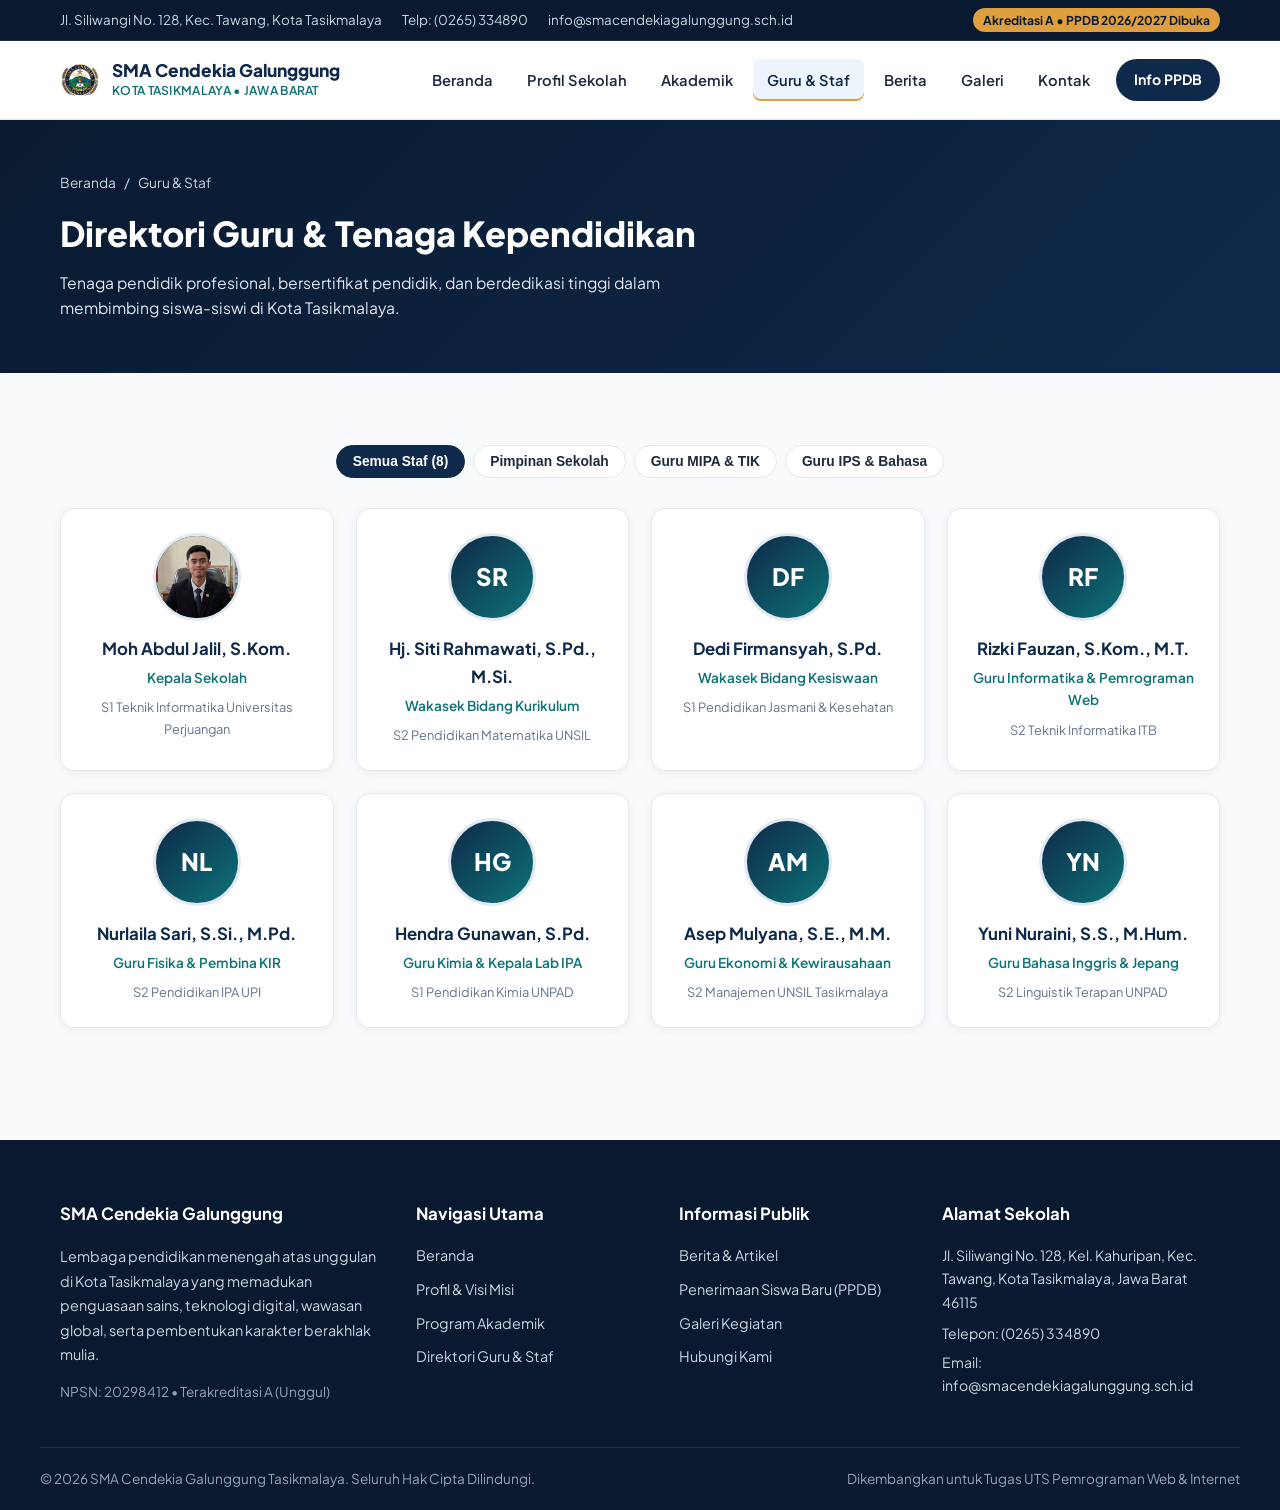
<file: guru.html>
<!DOCTYPE html>
<html lang="id">
<head>
  <meta charset="UTF-8">
  <meta name="viewport" content="width=device-width, initial-scale=1.0">
  <title>Direktori Guru &amp; Staf | SMA Cendekia Galunggung Tasikmalaya</title>
  <link rel="stylesheet" href="css/abdul_style.css">
</head>
<body>
  <!-- Top Bar Informasi Sekolah -->
  <div class="abdul_topbar">
    <div class="abdul_container abdul_topbar_inner">
      <div class="abdul_topbar_info">
        <span class="abdul_topbar_item">Jl. Siliwangi No. 128, Kec. Tawang, Kota Tasikmalaya</span>
        <span class="abdul_topbar_item">Telp: (0265) 334890</span>
        <span class="abdul_topbar_item">info@smacendekiagalunggung.sch.id</span>
      </div>
      <div>
        <span class="abdul_topbar_badge">Akreditasi A • PPDB 2026/2027 Dibuka</span>
      </div>
    </div>
  </div>

  <!-- Header &amp; Navigasi Utama (#abdul_header &amp; .abdul_menu) -->
  <header id="abdul_header">
    <div class="abdul_container abdul_navbar">
      <a href="index.html" class="abdul_brand">
        <div class="abdul_logo_box">
          <img src="images/logo.png" alt="Logo Sekolah">
        </div>
        <div class="abdul_brand_text">
          <span class="abdul_brand_title">SMA Cendekia Galunggung</span>
          <span class="abdul_brand_sub">KOTA TASIKMALAYA • JAWA BARAT</span>
        </div>
      </a>

      <button id="abdul_nav_toggle" aria-label="Buka Menu Navigasi" aria-expanded="false">
        <svg width="24" height="24" viewBox="0 0 24 24" fill="none" stroke="currentColor" stroke-width="2.2">
          <line x1="3" y1="6" x2="21" y2="6"></line>
          <line x1="3" y1="12" x2="21" y2="12"></line>
          <line x1="3" y1="18" x2="21" y2="18"></line>
        </svg>
      </button>

      <ul class="abdul_menu">
        <li class="abdul_menu_item"><a href="index.html" class="abdul_menu_link">Beranda</a></li>
        <li class="abdul_menu_item"><a href="profil.html" class="abdul_menu_link">Profil Sekolah</a></li>
        <li class="abdul_menu_item"><a href="akademik.html" class="abdul_menu_link">Akademik</a></li>
        <li class="abdul_menu_item"><a href="guru.html" class="abdul_menu_link abdul_active">Guru &amp; Staf</a></li>
        <li class="abdul_menu_item"><a href="berita.html" class="abdul_menu_link">Berita</a></li>
        <li class="abdul_menu_item"><a href="galeri.html" class="abdul_menu_link">Galeri</a></li>
        <li class="abdul_menu_item"><a href="kontak.html" class="abdul_menu_link">Kontak</a></li>
        <li class="abdul_menu_item"><a href="post-2.html" class="abdul_menu_cta">Info PPDB</a></li>
      </ul>
    </div>
  </header>

  <section class="abdul_page_banner">
    <div class="abdul_container">
      <div class="abdul_breadcrumb">
        <a href="index.html">Beranda</a> <span>/</span> <span>Guru &amp; Staf</span>
      </div>
      <h1 class="abdul_page_title">Direktori Guru &amp; Tenaga Kependidikan</h1>
      <p class="abdul_page_subtitle">
        Tenaga pendidik profesional, bersertifikat pendidik, dan berdedikasi tinggi dalam membimbing siswa-siswi di Kota Tasikmalaya.
      </p>
    </div>
  </section>

  <section class="abdul_section">
    <div class="abdul_container">
      <div class="abdul_filter_bar" style="justify-content:center;">
        <div class="abdul_filter_group">
          <button class="abdul_filter_btn abdul_filter_active" data-abdul-filter="semua">Semua Staf (8)</button>
          <button class="abdul_filter_btn" data-abdul-filter="pimpinan">Pimpinan Sekolah</button>
          <button class="abdul_filter_btn" data-abdul-filter="mipa">Guru MIPA &amp; TIK</button>
          <button class="abdul_filter_btn" data-abdul-filter="ips">Guru IPS &amp; Bahasa</button>
        </div>
      </div>

      <div class="abdul_grid_4">
        <div class="abdul_teacher_card" data-abdul-category="pimpinan">
          <div class="abdul_avatar_circle">
            <img src="images/kepala-sekolah.jpg" alt="Moh Abdul Jalil, S.Kom." class="abdul_avatar_img">
          </div>
          <h3 class="abdul_teacher_name">Moh Abdul Jalil, S.Kom.</h3>
          <p class="abdul_teacher_subject">Kepala Sekolah</p>
          <p class="abdul_teacher_edu">S1 Teknik Informatika Universitas Perjuangan</p>
        </div>

        <div class="abdul_teacher_card" data-abdul-category="pimpinan">
          <div class="abdul_avatar_circle">SR</div>
          <h3 class="abdul_teacher_name">Hj. Siti Rahmawati, S.Pd., M.Si.</h3>
          <p class="abdul_teacher_subject">Wakasek Bidang Kurikulum</p>
          <p class="abdul_teacher_edu">S2 Pendidikan Matematika UNSIL</p>
        </div>

        <div class="abdul_teacher_card" data-abdul-category="pimpinan">
          <div class="abdul_avatar_circle">DF</div>
          <h3 class="abdul_teacher_name">Dedi Firmansyah, S.Pd.</h3>
          <p class="abdul_teacher_subject">Wakasek Bidang Kesiswaan</p>
          <p class="abdul_teacher_edu">S1 Pendidikan Jasmani &amp; Kesehatan</p>
        </div>

        <div class="abdul_teacher_card" data-abdul-category="mipa">
          <div class="abdul_avatar_circle">RF</div>
          <h3 class="abdul_teacher_name">Rizki Fauzan, S.Kom., M.T.</h3>
          <p class="abdul_teacher_subject">Guru Informatika &amp; Pemrograman Web</p>
          <p class="abdul_teacher_edu">S2 Teknik Informatika ITB</p>
        </div>

        <div class="abdul_teacher_card" data-abdul-category="mipa">
          <div class="abdul_avatar_circle">NL</div>
          <h3 class="abdul_teacher_name">Nurlaila Sari, S.Si., M.Pd.</h3>
          <p class="abdul_teacher_subject">Guru Fisika &amp; Pembina KIR</p>
          <p class="abdul_teacher_edu">S2 Pendidikan IPA UPI</p>
        </div>

        <div class="abdul_teacher_card" data-abdul-category="mipa">
          <div class="abdul_avatar_circle">HG</div>
          <h3 class="abdul_teacher_name">Hendra Gunawan, S.Pd.</h3>
          <p class="abdul_teacher_subject">Guru Kimia &amp; Kepala Lab IPA</p>
          <p class="abdul_teacher_edu">S1 Pendidikan Kimia UNPAD</p>
        </div>

        <div class="abdul_teacher_card" data-abdul-category="ips">
          <div class="abdul_avatar_circle">AM</div>
          <h3 class="abdul_teacher_name">Asep Mulyana, S.E., M.M.</h3>
          <p class="abdul_teacher_subject">Guru Ekonomi &amp; Kewirausahaan</p>
          <p class="abdul_teacher_edu">S2 Manajemen UNSIL Tasikmalaya</p>
        </div>

        <div class="abdul_teacher_card" data-abdul-category="ips">
          <div class="abdul_avatar_circle">YN</div>
          <h3 class="abdul_teacher_name">Yuni Nuraini, S.S., M.Hum.</h3>
          <p class="abdul_teacher_subject">Guru Bahasa Inggris &amp; Jepang</p>
          <p class="abdul_teacher_edu">S2 Linguistik Terapan UNPAD</p>
        </div>
      </div>
    </div>
  </section>

  <!-- Footer (#abdul_footer) -->
  <footer id="abdul_footer">
    <div class="abdul_container abdul_footer_grid">
      <div>
        <h3 class="abdul_footer_heading">SMA Cendekia Galunggung</h3>
        <p style="font-size:0.9rem; line-height:1.7; margin-bottom:14px;">
          Lembaga pendidikan menengah atas unggulan di Kota Tasikmalaya yang memadukan penguasaan sains, teknologi digital, wawasan global, serta pembentukan karakter berakhlak mulia.
        </p>
        <p style="font-size:0.85rem; color:#94a3b8;">NPSN: 20298412 • Terakreditasi A (Unggul)</p>
      </div>

      <div>
        <h3 class="abdul_footer_heading">Navigasi Utama</h3>
        <ul class="abdul_footer_links">
          <li><a href="index.html">Beranda</a></li>
          <li><a href="profil.html">Profil &amp; Visi Misi</a></li>
          <li><a href="akademik.html">Program Akademik</a></li>
          <li><a href="guru.html">Direktori Guru &amp; Staf</a></li>
        </ul>
      </div>

      <div>
        <h3 class="abdul_footer_heading">Informasi Publik</h3>
        <ul class="abdul_footer_links">
          <li><a href="berita.html">Berita &amp; Artikel</a></li>
          <li><a href="post-2.html">Penerimaan Siswa Baru (PPDB)</a></li>
          <li><a href="galeri.html">Galeri Kegiatan</a></li>
          <li><a href="kontak.html">Hubungi Kami</a></li>
        </ul>
      </div>

      <div>
        <h3 class="abdul_footer_heading">Alamat Sekolah</h3>
        <p style="font-size:0.88rem; margin-bottom:8px;">
          Jl. Siliwangi No. 128, Kel. Kahuripan, Kec. Tawang, Kota Tasikmalaya, Jawa Barat 46115
        </p>
        <p style="font-size:0.88rem; margin-bottom:6px;">Telepon: (0265) 334890</p>
        <p style="font-size:0.88rem;">Email: info@smacendekiagalunggung.sch.id</p>
      </div>
    </div>

    <div class="abdul_container abdul_footer_bottom">
      <span>&copy; 2026 SMA Cendekia Galunggung Tasikmalaya. Seluruh Hak Cipta Dilindungi.</span>
      <span>Dikembangkan untuk Tugas UTS Pemrograman Web &amp; Internet</span>
    </div>
  </footer>

  <button id="abdul_back_top" title="Kembali ke Atas" aria-label="Kembali ke Atas">&uarr;</button>
  <script src="js/abdul_script.js"></script>
</body>
</html>
</file>
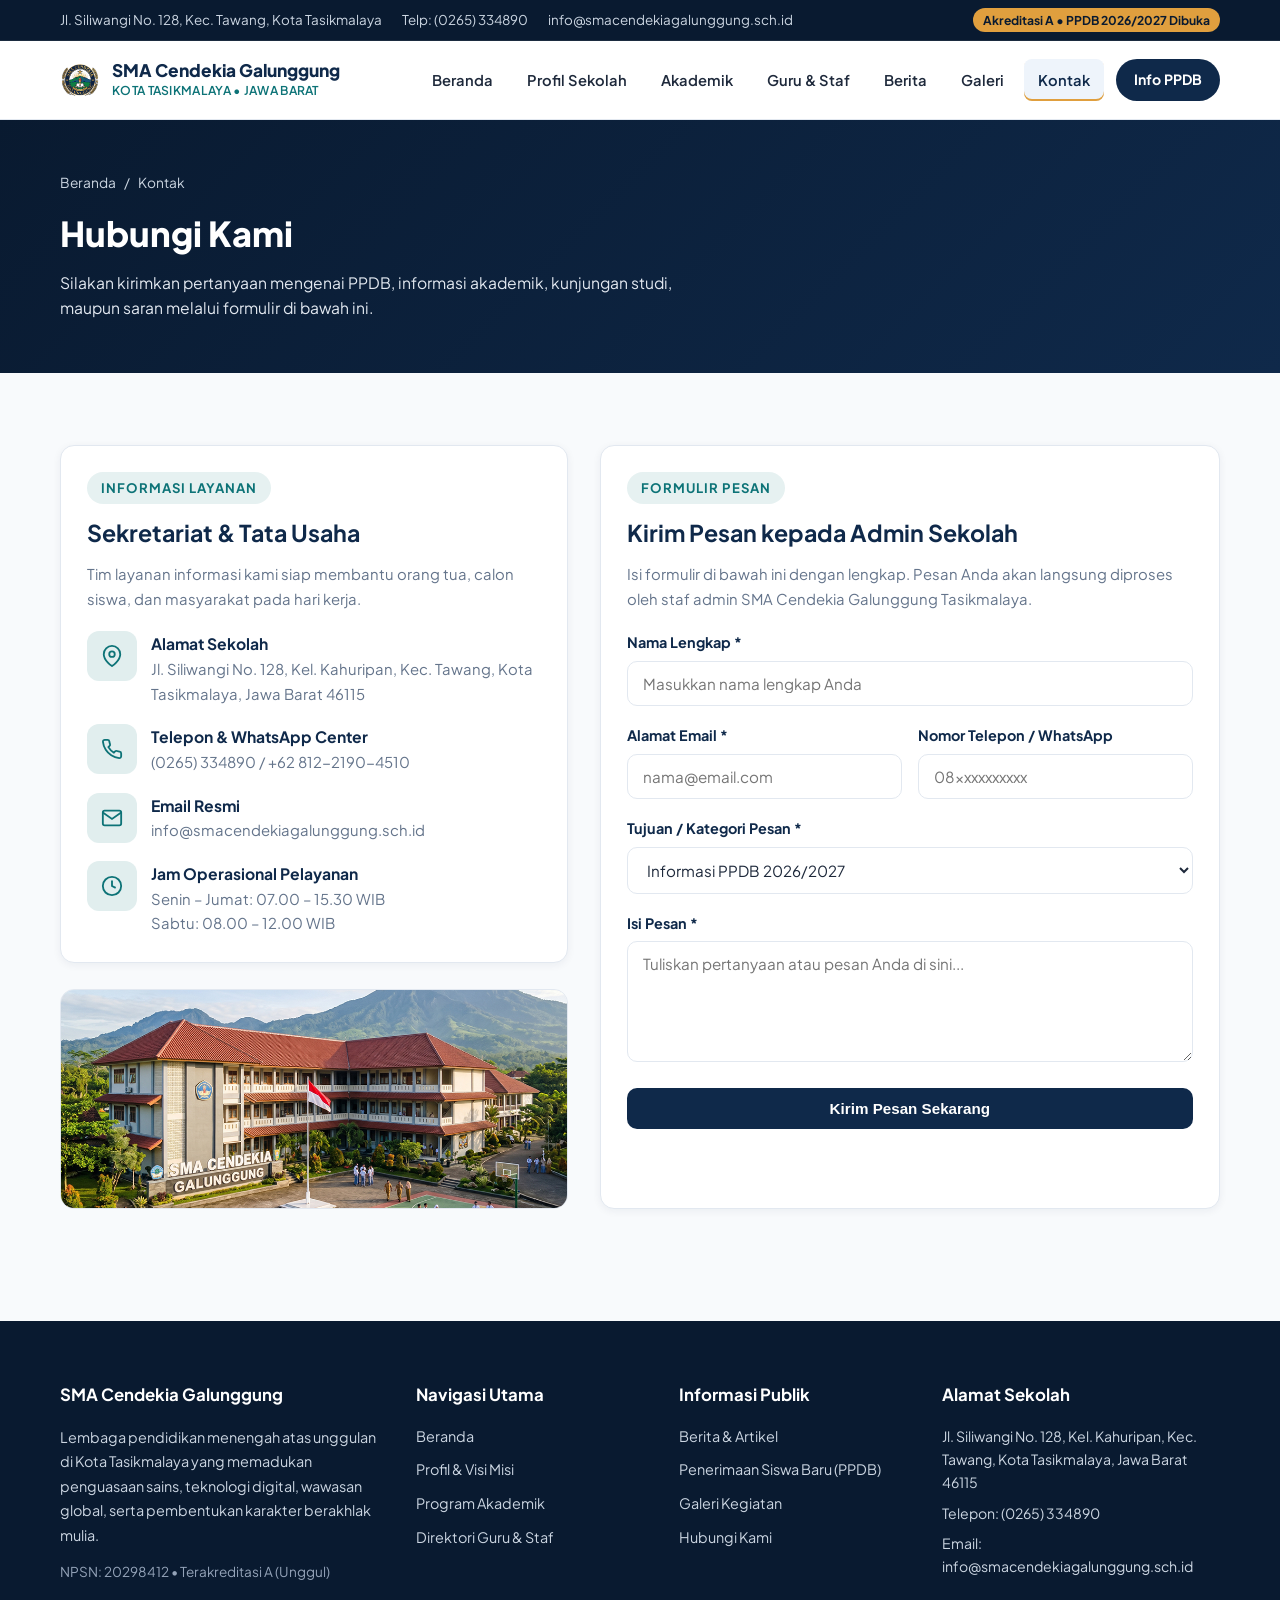
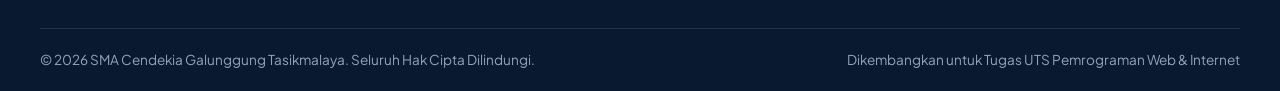
<file: kontak.html>
<!DOCTYPE html>
<html lang="id">
<head>
  <meta charset="UTF-8">
  <meta name="viewport" content="width=device-width, initial-scale=1.0">
  <title>Kontak Kami | SMA Cendekia Galunggung Tasikmalaya</title>
  <link rel="stylesheet" href="css/abdul_style.css">
</head>
<body>
  <!-- Top Bar Informasi Sekolah -->
  <div class="abdul_topbar">
    <div class="abdul_container abdul_topbar_inner">
      <div class="abdul_topbar_info">
        <span class="abdul_topbar_item">Jl. Siliwangi No. 128, Kec. Tawang, Kota Tasikmalaya</span>
        <span class="abdul_topbar_item">Telp: (0265) 334890</span>
        <span class="abdul_topbar_item">info@smacendekiagalunggung.sch.id</span>
      </div>
      <div>
        <span class="abdul_topbar_badge">Akreditasi A • PPDB 2026/2027 Dibuka</span>
      </div>
    </div>
  </div>

  <!-- Header &amp; Navigasi Utama (#abdul_header &amp; .abdul_menu) -->
  <header id="abdul_header">
    <div class="abdul_container abdul_navbar">
      <a href="index.html" class="abdul_brand">
        <div class="abdul_logo_box">
          <img src="images/logo.png" alt="Logo Sekolah">
        </div>
        <div class="abdul_brand_text">
          <span class="abdul_brand_title">SMA Cendekia Galunggung</span>
          <span class="abdul_brand_sub">KOTA TASIKMALAYA • JAWA BARAT</span>
        </div>
      </a>

      <button id="abdul_nav_toggle" aria-label="Buka Menu Navigasi" aria-expanded="false">
        <svg width="24" height="24" viewBox="0 0 24 24" fill="none" stroke="currentColor" stroke-width="2.2">
          <line x1="3" y1="6" x2="21" y2="6"></line>
          <line x1="3" y1="12" x2="21" y2="12"></line>
          <line x1="3" y1="18" x2="21" y2="18"></line>
        </svg>
      </button>

      <ul class="abdul_menu">
        <li class="abdul_menu_item"><a href="index.html" class="abdul_menu_link">Beranda</a></li>
        <li class="abdul_menu_item"><a href="profil.html" class="abdul_menu_link">Profil Sekolah</a></li>
        <li class="abdul_menu_item"><a href="akademik.html" class="abdul_menu_link">Akademik</a></li>
        <li class="abdul_menu_item"><a href="guru.html" class="abdul_menu_link">Guru &amp; Staf</a></li>
        <li class="abdul_menu_item"><a href="berita.html" class="abdul_menu_link">Berita</a></li>
        <li class="abdul_menu_item"><a href="galeri.html" class="abdul_menu_link">Galeri</a></li>
        <li class="abdul_menu_item"><a href="kontak.html" class="abdul_menu_link abdul_active">Kontak</a></li>
        <li class="abdul_menu_item"><a href="post-2.html" class="abdul_menu_cta">Info PPDB</a></li>
      </ul>
    </div>
  </header>

  <section class="abdul_page_banner">
    <div class="abdul_container">
      <div class="abdul_breadcrumb">
        <a href="index.html">Beranda</a> <span>/</span> <span>Kontak</span>
      </div>
      <h1 class="abdul_page_title">Hubungi Kami</h1>
      <p class="abdul_page_subtitle">
        Silakan kirimkan pertanyaan mengenai PPDB, informasi akademik, kunjungan studi, maupun saran melalui formulir di bawah ini.
      </p>
    </div>
  </section>

  <section class="abdul_section">
    <div class="abdul_container abdul_contact_grid">
      <!-- Informasi Kontak &amp; Alamat Tasikmalaya -->
      <div>
        <div class="abdul_card">
          <span class="abdul_section_tag">Informasi Layanan</span>
          <h2 class="abdul_card_title" style="font-size:1.45rem;">Sekretariat &amp; Tata Usaha</h2>
          <p class="abdul_card_text">
            Tim layanan informasi kami siap membantu orang tua, calon siswa, dan masyarakat pada hari kerja.
          </p>

          <div class="abdul_info_list">
            <div class="abdul_info_item">
              <div class="abdul_card_icon" style="margin:0; flex-shrink:0;">
                <svg width="22" height="22" viewBox="0 0 24 24" fill="none" stroke="currentColor" stroke-width="2">
                  <path d="M21 10c0 7-9 13-9 13s-9-6-9-13a9 9 0 0 1 18 0z"></path>
                  <circle cx="12" cy="10" r="3"></circle>
                </svg>
              </div>
              <div>
                <h4 style="color:#0f294a; font-size:0.98rem;">Alamat Sekolah</h4>
                <p class="abdul_card_text">Jl. Siliwangi No. 128, Kel. Kahuripan, Kec. Tawang, Kota Tasikmalaya, Jawa Barat 46115</p>
              </div>
            </div>

            <div class="abdul_info_item">
              <div class="abdul_card_icon" style="margin:0; flex-shrink:0;">
                <svg width="22" height="22" viewBox="0 0 24 24" fill="none" stroke="currentColor" stroke-width="2">
                  <path d="M22 16.92v3a2 2 0 0 1-2.18 2 19.79 19.79 0 0 1-8.63-3.07 19.5 19.5 0 0 1-6-6 19.79 19.79 0 0 1-3.07-8.67A2 2 0 0 1 4.11 2h3a2 2 0 0 1 2 1.72 12.84 12.84 0 0 0 .7 2.81 2 2 0 0 1-.45 2.11L8.09 9.91a16 16 0 0 0 6 6l1.27-1.27a2 2 0 0 1 2.11-.45 12.84 12.84 0 0 0 2.81.7A2 2 0 0 1 22 16.92z"></path>
                </svg>
              </div>
              <div>
                <h4 style="color:#0f294a; font-size:0.98rem;">Telepon &amp; WhatsApp Center</h4>
                <p class="abdul_card_text">(0265) 334890 / +62 812-2190-4510</p>
              </div>
            </div>

            <div class="abdul_info_item">
              <div class="abdul_card_icon" style="margin:0; flex-shrink:0;">
                <svg width="22" height="22" viewBox="0 0 24 24" fill="none" stroke="currentColor" stroke-width="2">
                  <path d="M4 4h16c1.1 0 2 .9 2 2v12c0 1.1-.9 2-2 2H4c-1.1 0-2-.9-2-2V6c0-1.1.9-2 2-2z"></path>
                  <polyline points="22,6 12,13 2,6"></polyline>
                </svg>
              </div>
              <div>
                <h4 style="color:#0f294a; font-size:0.98rem;">Email Resmi</h4>
                <p class="abdul_card_text">info@smacendekiagalunggung.sch.id</p>
              </div>
            </div>

            <div class="abdul_info_item">
              <div class="abdul_card_icon" style="margin:0; flex-shrink:0;">
                <svg width="22" height="22" viewBox="0 0 24 24" fill="none" stroke="currentColor" stroke-width="2">
                  <circle cx="12" cy="12" r="10"></circle>
                  <polyline points="12 6 12 12 16 14"></polyline>
                </svg>
              </div>
              <div>
                <h4 style="color:#0f294a; font-size:0.98rem;">Jam Operasional Pelayanan</h4>
                <p class="abdul_card_text">Senin – Jumat: 07.00 – 15.30 WIB<br>Sabtu: 08.00 – 12.00 WIB</p>
              </div>
            </div>
          </div>
        </div>

        <div class="abdul_map_box">
          <img src="images/gedung-sekolah.jpg" alt="Lokasi Gedung SMA Cendekia Galunggung Tasikmalaya" class="abdul_map_img">
        </div>
      </div>

      <!-- Form Input Pengiriman Pesan (Wajib Sesuai Ketentuan Soal) -->
      <div class="abdul_card">
        <span class="abdul_section_tag">Formulir Pesan</span>
        <h2 class="abdul_card_title" style="font-size:1.45rem;">Kirim Pesan kepada Admin Sekolah</h2>
        <p class="abdul_card_text" style="margin-bottom:20px;">
          Isi formulir di bawah ini dengan lengkap. Pesan Anda akan langsung diproses oleh staf admin SMA Cendekia Galunggung Tasikmalaya.
        </p>

        <div id="abdul_contact_error" class="abdul_alert_error"></div>

        <form id="abdul_contact_form" novalidate>
          <div class="abdul_form_group">
            <label for="abdul_input_nama" class="abdul_form_label">Nama Lengkap *</label>
            <input type="text" id="abdul_input_nama" class="abdul_form_control" placeholder="Masukkan nama lengkap Anda" required>
          </div>

          <div class="abdul_grid_2" style="gap:16px;">
            <div class="abdul_form_group">
              <label for="abdul_input_email" class="abdul_form_label">Alamat Email *</label>
              <input type="email" id="abdul_input_email" class="abdul_form_control" placeholder="nama@email.com" required>
            </div>

            <div class="abdul_form_group">
              <label for="abdul_input_telepon" class="abdul_form_label">Nomor Telepon / WhatsApp</label>
              <input type="tel" id="abdul_input_telepon" class="abdul_form_control" placeholder="08xxxxxxxxxx">
            </div>
          </div>

          <div class="abdul_form_group">
            <label for="abdul_input_kategori" class="abdul_form_label">Tujuan / Kategori Pesan *</label>
            <select id="abdul_input_kategori" class="abdul_form_control">
              <option value="Informasi PPDB 2026/2027">Informasi PPDB 2026/2027</option>
              <option value="Layanan Akademik &amp; Kesiswaan">Layanan Akademik &amp; Kesiswaan</option>
              <option value="Legalisir Ijazah &amp; Alumni">Legalisir Ijazah &amp; Alumni</option>
              <option value="Kerjasama &amp; Kunjungan">Kerjasama &amp; Kunjungan</option>
              <option value="Saran &amp; Masukan">Saran &amp; Masukan</option>
            </select>
          </div>

          <div class="abdul_form_group">
            <label for="abdul_input_pesan" class="abdul_form_label">Isi Pesan *</label>
            <textarea id="abdul_input_pesan" rows="5" class="abdul_form_control" placeholder="Tuliskan pertanyaan atau pesan Anda di sini..." required></textarea>
          </div>

          <button type="submit" class="abdul_btn abdul_btn_navy" style="width:100%;">Kirim Pesan Sekarang</button>
        </form>

        <div id="abdul_contact_success" class="abdul_alert_success"></div>
        <div id="abdul_message_log"></div>
      </div>
    </div>
  </section>

  <!-- Footer (#abdul_footer) -->
  <footer id="abdul_footer">
    <div class="abdul_container abdul_footer_grid">
      <div>
        <h3 class="abdul_footer_heading">SMA Cendekia Galunggung</h3>
        <p style="font-size:0.9rem; line-height:1.7; margin-bottom:14px;">
          Lembaga pendidikan menengah atas unggulan di Kota Tasikmalaya yang memadukan penguasaan sains, teknologi digital, wawasan global, serta pembentukan karakter berakhlak mulia.
        </p>
        <p style="font-size:0.85rem; color:#94a3b8;">NPSN: 20298412 • Terakreditasi A (Unggul)</p>
      </div>

      <div>
        <h3 class="abdul_footer_heading">Navigasi Utama</h3>
        <ul class="abdul_footer_links">
          <li><a href="index.html">Beranda</a></li>
          <li><a href="profil.html">Profil &amp; Visi Misi</a></li>
          <li><a href="akademik.html">Program Akademik</a></li>
          <li><a href="guru.html">Direktori Guru &amp; Staf</a></li>
        </ul>
      </div>

      <div>
        <h3 class="abdul_footer_heading">Informasi Publik</h3>
        <ul class="abdul_footer_links">
          <li><a href="berita.html">Berita &amp; Artikel</a></li>
          <li><a href="post-2.html">Penerimaan Siswa Baru (PPDB)</a></li>
          <li><a href="galeri.html">Galeri Kegiatan</a></li>
          <li><a href="kontak.html">Hubungi Kami</a></li>
        </ul>
      </div>

      <div>
        <h3 class="abdul_footer_heading">Alamat Sekolah</h3>
        <p style="font-size:0.88rem; margin-bottom:8px;">
          Jl. Siliwangi No. 128, Kel. Kahuripan, Kec. Tawang, Kota Tasikmalaya, Jawa Barat 46115
        </p>
        <p style="font-size:0.88rem; margin-bottom:6px;">Telepon: (0265) 334890</p>
        <p style="font-size:0.88rem;">Email: info@smacendekiagalunggung.sch.id</p>
      </div>
    </div>

    <div class="abdul_container abdul_footer_bottom">
      <span>&copy; 2026 SMA Cendekia Galunggung Tasikmalaya. Seluruh Hak Cipta Dilindungi.</span>
      <span>Dikembangkan untuk Tugas UTS Pemrograman Web &amp; Internet</span>
    </div>
  </footer>

  <button id="abdul_back_top" title="Kembali ke Atas" aria-label="Kembali ke Atas">&uarr;</button>
  <script src="js/abdul_script.js"></script>
</body>
</html>
</file>
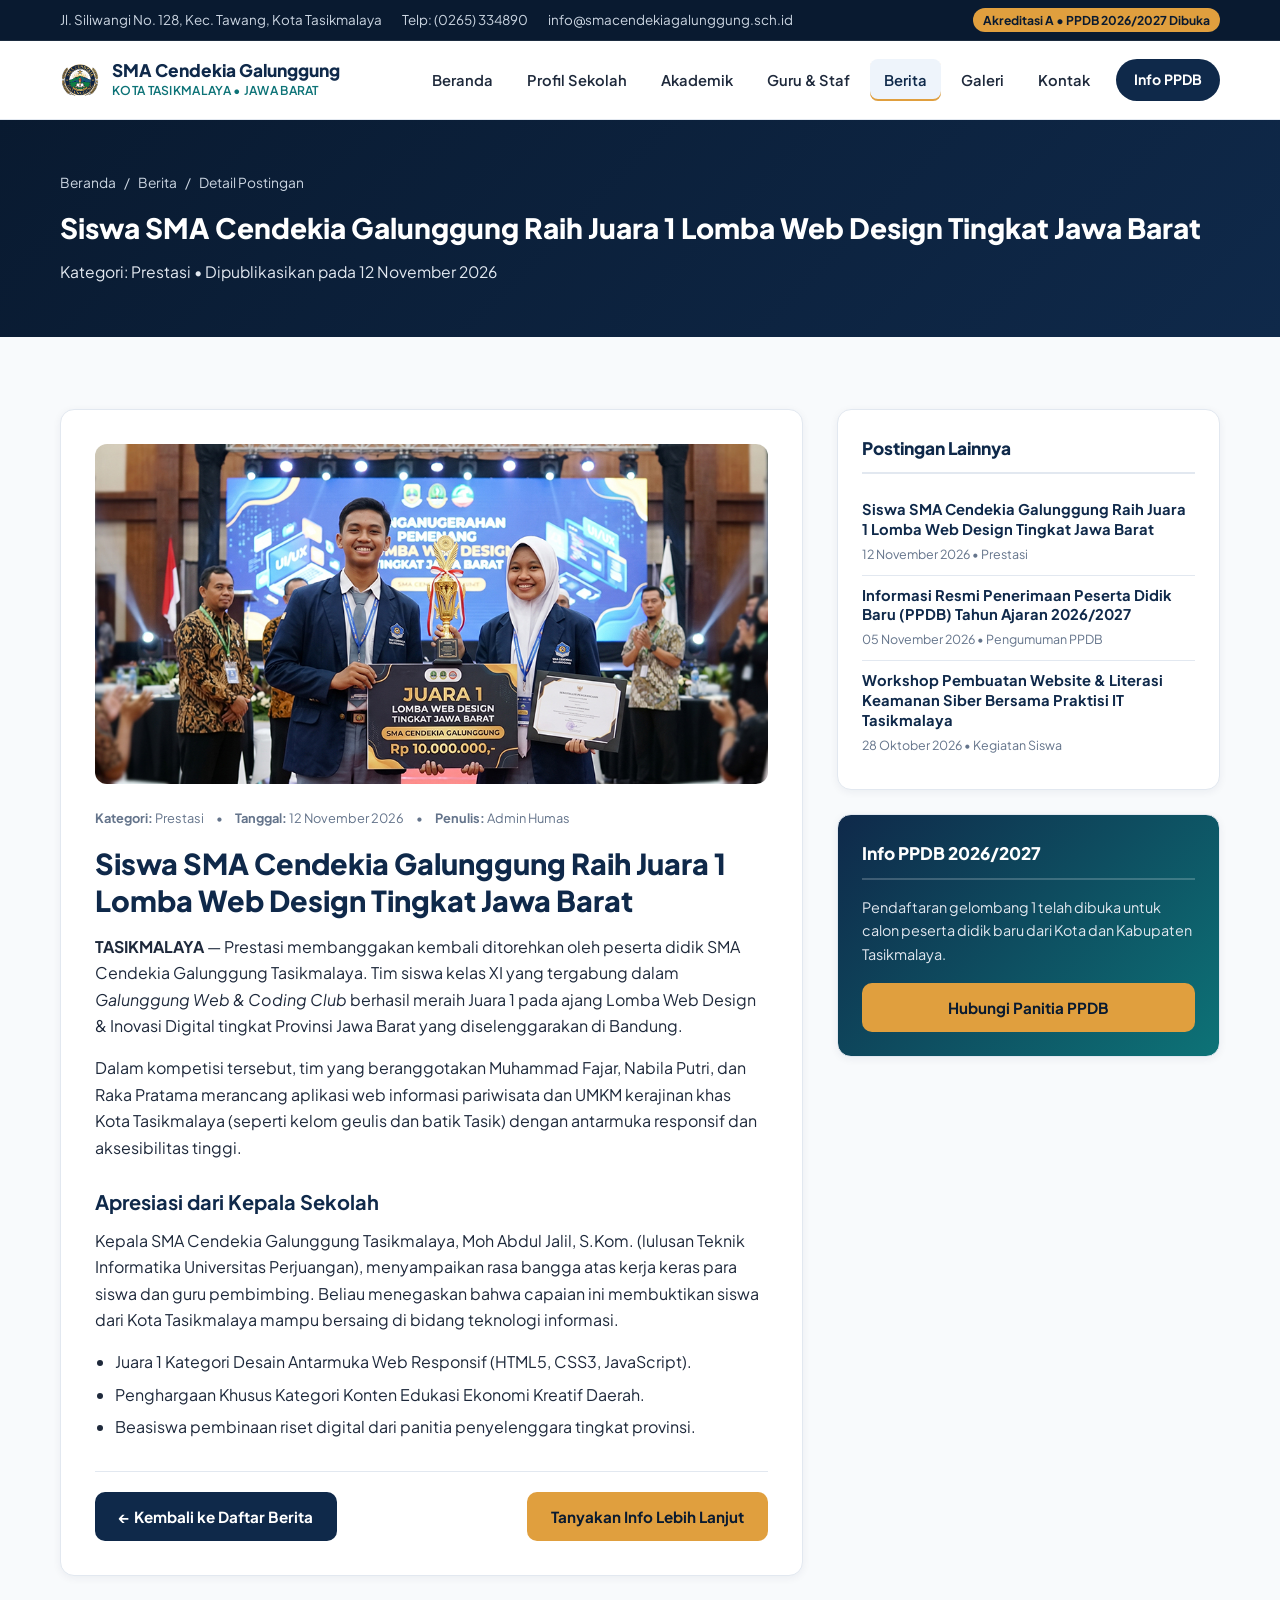
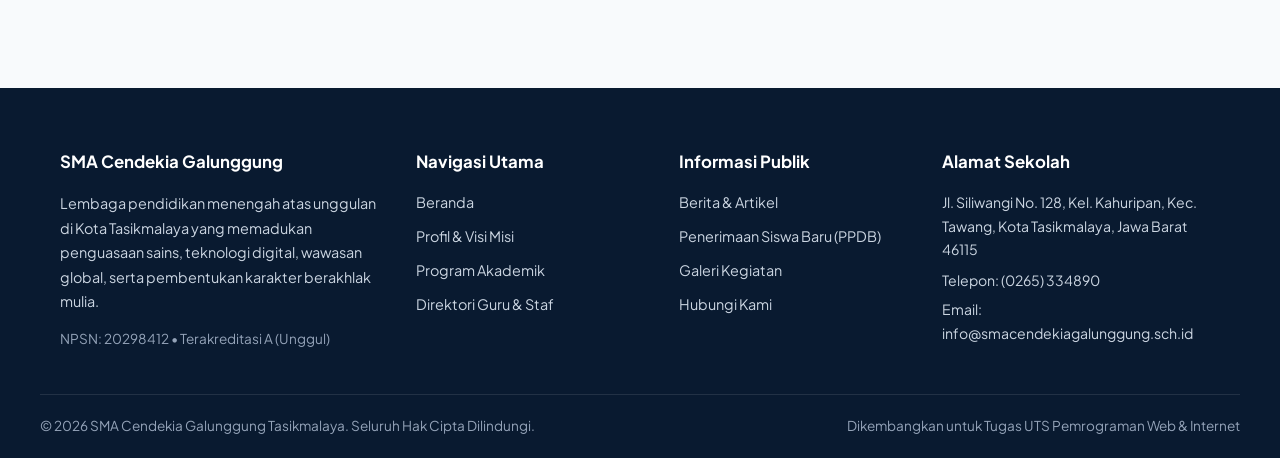
<file: post-1.html>
<!DOCTYPE html>
<html lang="id">
<head>
  <meta charset="UTF-8">
  <meta name="viewport" content="width=device-width, initial-scale=1.0">
  <title>Siswa SMA Cendekia Galunggung Raih Juara 1 Lomba Web Design Tingkat Jawa Barat | SMA Cendekia Galunggung Tasikmalaya</title>
  <link rel="stylesheet" href="css/abdul_style.css">
</head>
<body>
  <!-- Top Bar Informasi Sekolah -->
  <div class="abdul_topbar">
    <div class="abdul_container abdul_topbar_inner">
      <div class="abdul_topbar_info">
        <span class="abdul_topbar_item">Jl. Siliwangi No. 128, Kec. Tawang, Kota Tasikmalaya</span>
        <span class="abdul_topbar_item">Telp: (0265) 334890</span>
        <span class="abdul_topbar_item">info@smacendekiagalunggung.sch.id</span>
      </div>
      <div>
        <span class="abdul_topbar_badge">Akreditasi A • PPDB 2026/2027 Dibuka</span>
      </div>
    </div>
  </div>

  <!-- Header &amp; Navigasi Utama (#abdul_header &amp; .abdul_menu) -->
  <header id="abdul_header">
    <div class="abdul_container abdul_navbar">
      <a href="index.html" class="abdul_brand">
        <div class="abdul_logo_box">
          <img src="images/logo.png" alt="Logo Sekolah">
        </div>
        <div class="abdul_brand_text">
          <span class="abdul_brand_title">SMA Cendekia Galunggung</span>
          <span class="abdul_brand_sub">KOTA TASIKMALAYA • JAWA BARAT</span>
        </div>
      </a>

      <button id="abdul_nav_toggle" aria-label="Buka Menu Navigasi" aria-expanded="false">
        <svg width="24" height="24" viewBox="0 0 24 24" fill="none" stroke="currentColor" stroke-width="2.2">
          <line x1="3" y1="6" x2="21" y2="6"></line>
          <line x1="3" y1="12" x2="21" y2="12"></line>
          <line x1="3" y1="18" x2="21" y2="18"></line>
        </svg>
      </button>

      <ul class="abdul_menu">
        <li class="abdul_menu_item"><a href="index.html" class="abdul_menu_link">Beranda</a></li>
        <li class="abdul_menu_item"><a href="profil.html" class="abdul_menu_link">Profil Sekolah</a></li>
        <li class="abdul_menu_item"><a href="akademik.html" class="abdul_menu_link">Akademik</a></li>
        <li class="abdul_menu_item"><a href="guru.html" class="abdul_menu_link">Guru &amp; Staf</a></li>
        <li class="abdul_menu_item"><a href="berita.html" class="abdul_menu_link abdul_active">Berita</a></li>
        <li class="abdul_menu_item"><a href="galeri.html" class="abdul_menu_link">Galeri</a></li>
        <li class="abdul_menu_item"><a href="kontak.html" class="abdul_menu_link">Kontak</a></li>
        <li class="abdul_menu_item"><a href="post-2.html" class="abdul_menu_cta">Info PPDB</a></li>
      </ul>
    </div>
  </header>

  <section class="abdul_page_banner">
    <div class="abdul_container">
      <div class="abdul_breadcrumb">
        <a href="index.html">Beranda</a> <span>/</span>
        <a href="berita.html">Berita</a> <span>/</span>
        <span>Detail Postingan</span>
      </div>
      <h1 class="abdul_page_title" style="font-size:1.75rem;">Siswa SMA Cendekia Galunggung Raih Juara 1 Lomba Web Design Tingkat Jawa Barat</h1>
      <p class="abdul_page_subtitle">Kategori: Prestasi • Dipublikasikan pada 12 November 2026</p>
    </div>
  </section>

  <section class="abdul_section">
    <div class="abdul_container abdul_article_layout">
      <!-- Konten Artikel Utama -->
      <article class="abdul_article_main">
        <div class="abdul_article_cover">
          <img src="images/berita-juara-web.jpg" alt="Siswa SMA Cendekia Galunggung Raih Juara 1 Lomba Web Design Tingkat Jawa Barat" class="abdul_article_cover_img">
        </div>

        <div class="abdul_post_meta" style="margin-bottom:16px;">
          <span><strong>Kategori:</strong> Prestasi</span>
          <span>•</span>
          <span><strong>Tanggal:</strong> 12 November 2026</span>
          <span>•</span>
          <span><strong>Penulis:</strong> Admin Humas</span>
        </div>

        <h2 class="abdul_article_heading">Siswa SMA Cendekia Galunggung Raih Juara 1 Lomba Web Design Tingkat Jawa Barat</h2>

        <div class="abdul_article_content">
          <p>
            <strong>TASIKMALAYA</strong> — Prestasi membanggakan kembali ditorehkan oleh peserta didik SMA Cendekia Galunggung Tasikmalaya. Tim siswa kelas XI yang tergabung dalam <em>Galunggung Web &amp; Coding Club</em> berhasil meraih Juara 1 pada ajang Lomba Web Design &amp; Inovasi Digital tingkat Provinsi Jawa Barat yang diselenggarakan di Bandung.
          </p>
          <p>
            Dalam kompetisi tersebut, tim yang beranggotakan Muhammad Fajar, Nabila Putri, dan Raka Pratama merancang aplikasi web informasi pariwisata dan UMKM kerajinan khas Kota Tasikmalaya (seperti kelom geulis dan batik Tasik) dengan antarmuka responsif dan aksesibilitas tinggi.
          </p>
          <h3>Apresiasi dari Kepala Sekolah</h3>
          <p>
            Kepala SMA Cendekia Galunggung Tasikmalaya, Moh Abdul Jalil, S.Kom. (lulusan Teknik Informatika Universitas Perjuangan), menyampaikan rasa bangga atas kerja keras para siswa dan guru pembimbing. Beliau menegaskan bahwa capaian ini membuktikan siswa dari Kota Tasikmalaya mampu bersaing di bidang teknologi informasi.
          </p>
          <ul class="abdul_article_list">
            <li>Juara 1 Kategori Desain Antarmuka Web Responsif (HTML5, CSS3, JavaScript).</li>
            <li>Penghargaan Khusus Kategori Konten Edukasi Ekonomi Kreatif Daerah.</li>
            <li>Beasiswa pembinaan riset digital dari panitia penyelenggara tingkat provinsi.</li>
          </ul>
        </div>

        <div style="margin-top:30px; padding-top:20px; border-top:1px solid #e2e8f0; display:flex; justify-content:space-between; flex-wrap:wrap; gap:12px;">
          <a href="berita.html" class="abdul_btn abdul_btn_navy">&larr; Kembali ke Daftar Berita</a>
          <a href="kontak.html" class="abdul_btn abdul_btn_primary">Tanyakan Info Lebih Lanjut</a>
        </div>
      </article>

      <!-- Sidebar Berita Terkait -->
      <aside>
        <div class="abdul_sidebar_widget">
          <h3 class="abdul_widget_title">Postingan Lainnya</h3>
          <div class="abdul_recent_item">
            <a href="post-1.html" class="abdul_recent_link">Siswa SMA Cendekia Galunggung Raih Juara 1 Lomba Web Design Tingkat Jawa Barat</a>
            <span class="abdul_recent_date">12 November 2026 • Prestasi</span>
          </div>
          <div class="abdul_recent_item">
            <a href="post-2.html" class="abdul_recent_link">Informasi Resmi Penerimaan Peserta Didik Baru (PPDB) Tahun Ajaran 2026/2027</a>
            <span class="abdul_recent_date">05 November 2026 • Pengumuman PPDB</span>
          </div>
          <div class="abdul_recent_item">
            <a href="post-3.html" class="abdul_recent_link">Workshop Pembuatan Website &amp; Literasi Keamanan Siber Bersama Praktisi IT Tasikmalaya</a>
            <span class="abdul_recent_date">28 Oktober 2026 • Kegiatan Siswa</span>
          </div>
        </div>

        <div class="abdul_sidebar_widget" style="background:linear-gradient(135deg,#0f294a,#0d7377); color:#ffffff;">
          <h3 class="abdul_widget_title" style="color:#ffffff; border-color:rgba(255,255,255,0.2);">Info PPDB 2026/2027</h3>
          <p style="font-size:0.9rem; color:#e2e8f0; margin-bottom:16px;">
            Pendaftaran gelombang 1 telah dibuka untuk calon peserta didik baru dari Kota dan Kabupaten Tasikmalaya.
          </p>
          <a href="kontak.html" class="abdul_btn abdul_btn_primary" style="width:100%;">Hubungi Panitia PPDB</a>
        </div>
      </aside>
    </div>
  </section>

  <!-- Footer (#abdul_footer) -->
  <footer id="abdul_footer">
    <div class="abdul_container abdul_footer_grid">
      <div>
        <h3 class="abdul_footer_heading">SMA Cendekia Galunggung</h3>
        <p style="font-size:0.9rem; line-height:1.7; margin-bottom:14px;">
          Lembaga pendidikan menengah atas unggulan di Kota Tasikmalaya yang memadukan penguasaan sains, teknologi digital, wawasan global, serta pembentukan karakter berakhlak mulia.
        </p>
        <p style="font-size:0.85rem; color:#94a3b8;">NPSN: 20298412 • Terakreditasi A (Unggul)</p>
      </div>

      <div>
        <h3 class="abdul_footer_heading">Navigasi Utama</h3>
        <ul class="abdul_footer_links">
          <li><a href="index.html">Beranda</a></li>
          <li><a href="profil.html">Profil &amp; Visi Misi</a></li>
          <li><a href="akademik.html">Program Akademik</a></li>
          <li><a href="guru.html">Direktori Guru &amp; Staf</a></li>
        </ul>
      </div>

      <div>
        <h3 class="abdul_footer_heading">Informasi Publik</h3>
        <ul class="abdul_footer_links">
          <li><a href="berita.html">Berita &amp; Artikel</a></li>
          <li><a href="post-2.html">Penerimaan Siswa Baru (PPDB)</a></li>
          <li><a href="galeri.html">Galeri Kegiatan</a></li>
          <li><a href="kontak.html">Hubungi Kami</a></li>
        </ul>
      </div>

      <div>
        <h3 class="abdul_footer_heading">Alamat Sekolah</h3>
        <p style="font-size:0.88rem; margin-bottom:8px;">
          Jl. Siliwangi No. 128, Kel. Kahuripan, Kec. Tawang, Kota Tasikmalaya, Jawa Barat 46115
        </p>
        <p style="font-size:0.88rem; margin-bottom:6px;">Telepon: (0265) 334890</p>
        <p style="font-size:0.88rem;">Email: info@smacendekiagalunggung.sch.id</p>
      </div>
    </div>

    <div class="abdul_container abdul_footer_bottom">
      <span>&copy; 2026 SMA Cendekia Galunggung Tasikmalaya. Seluruh Hak Cipta Dilindungi.</span>
      <span>Dikembangkan untuk Tugas UTS Pemrograman Web &amp; Internet</span>
    </div>
  </footer>

  <button id="abdul_back_top" title="Kembali ke Atas" aria-label="Kembali ke Atas">&uarr;</button>
  <script src="js/abdul_script.js"></script>
</body>
</html>
</file>
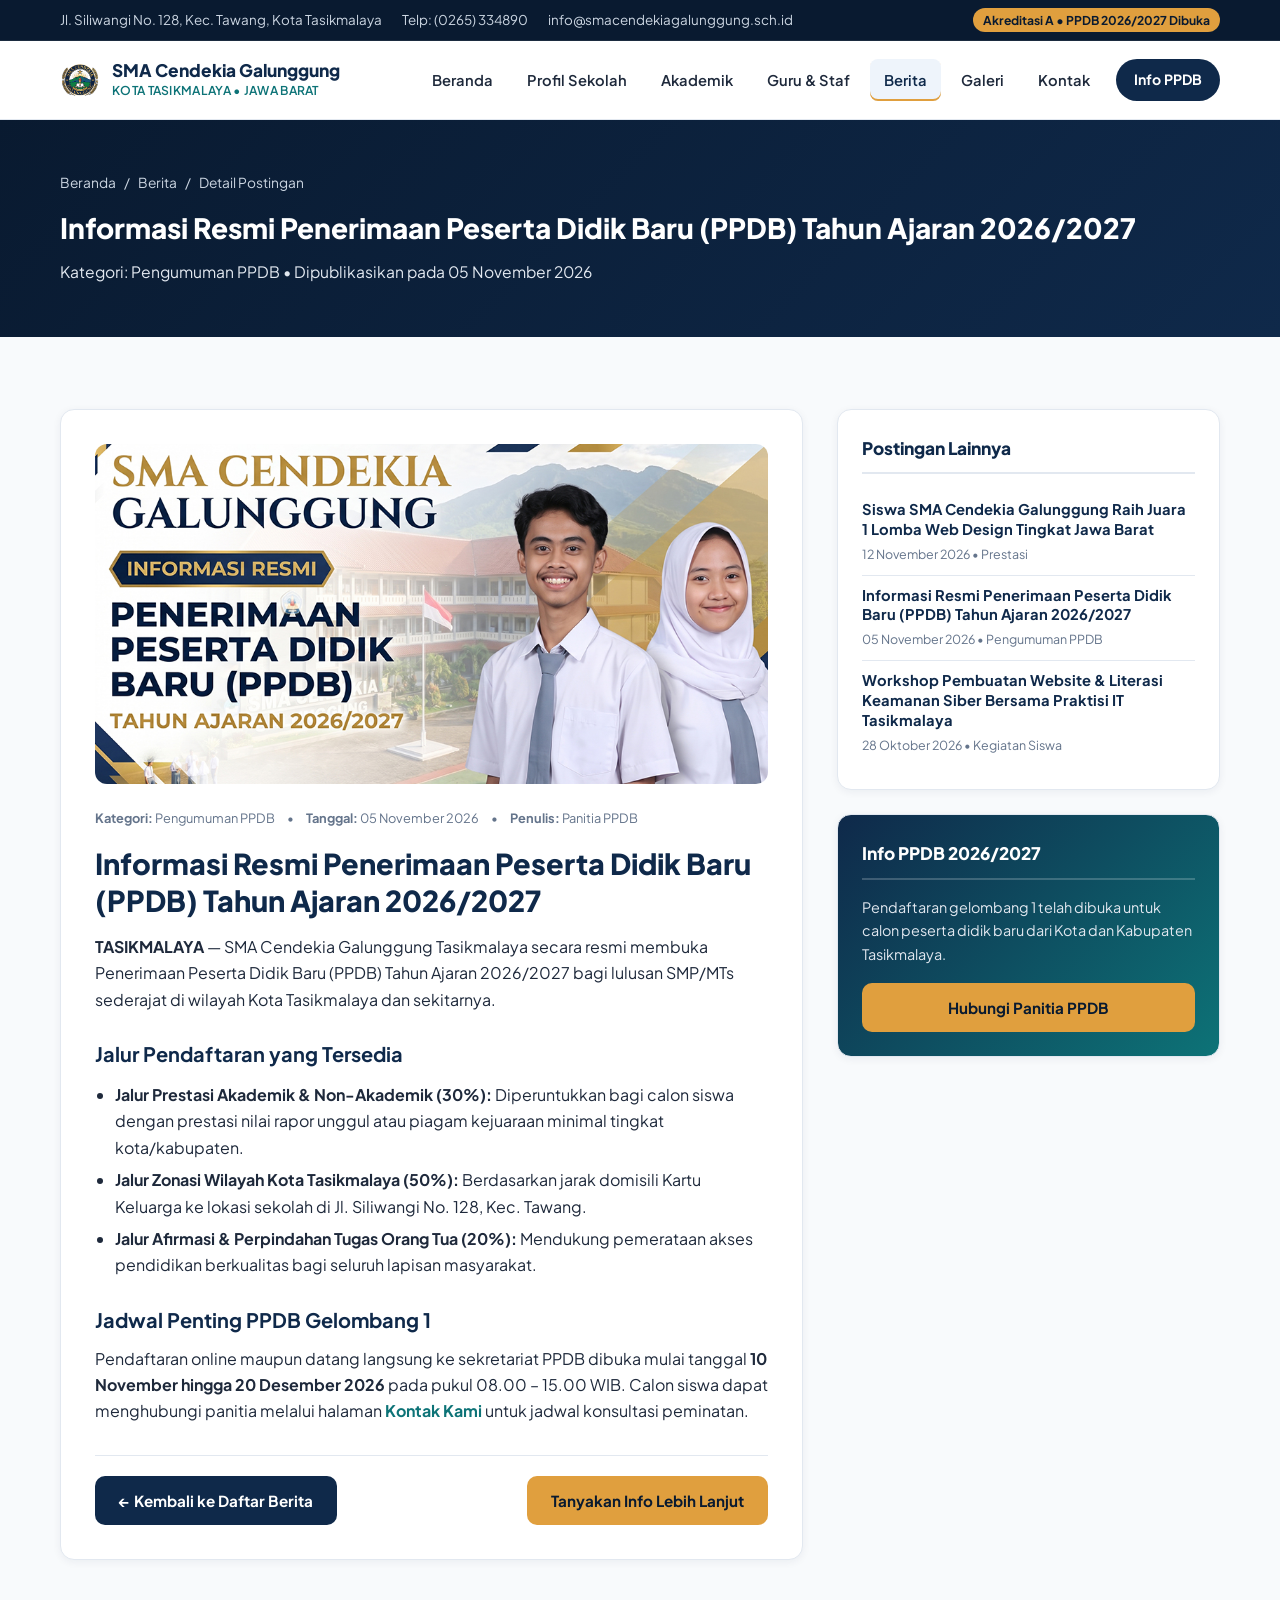
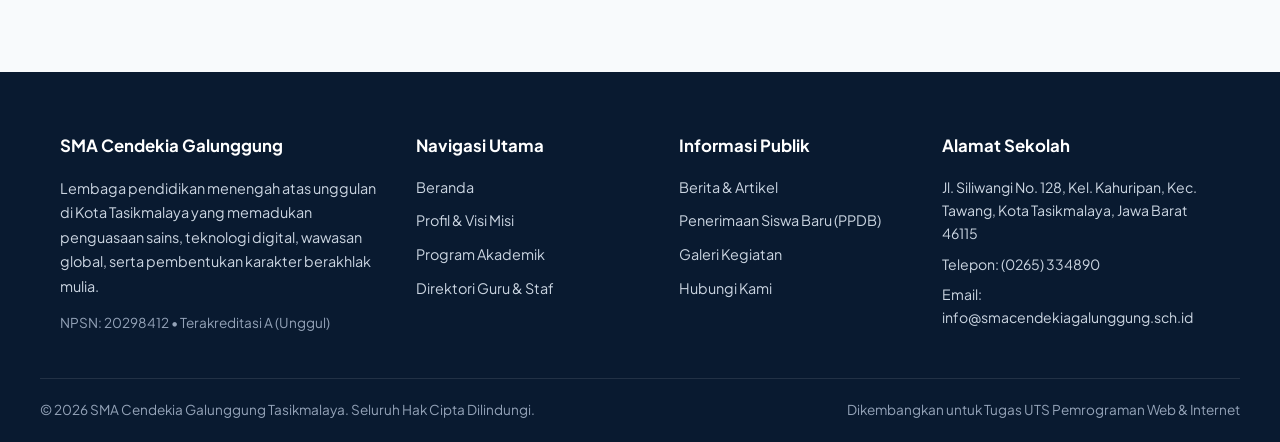
<file: post-2.html>
<!DOCTYPE html>
<html lang="id">
<head>
  <meta charset="UTF-8">
  <meta name="viewport" content="width=device-width, initial-scale=1.0">
  <title>Informasi Resmi Penerimaan Peserta Didik Baru (PPDB) Tahun Ajaran 2026/2027 | SMA Cendekia Galunggung Tasikmalaya</title>
  <link rel="stylesheet" href="css/abdul_style.css">
</head>
<body>
  <!-- Top Bar Informasi Sekolah -->
  <div class="abdul_topbar">
    <div class="abdul_container abdul_topbar_inner">
      <div class="abdul_topbar_info">
        <span class="abdul_topbar_item">Jl. Siliwangi No. 128, Kec. Tawang, Kota Tasikmalaya</span>
        <span class="abdul_topbar_item">Telp: (0265) 334890</span>
        <span class="abdul_topbar_item">info@smacendekiagalunggung.sch.id</span>
      </div>
      <div>
        <span class="abdul_topbar_badge">Akreditasi A • PPDB 2026/2027 Dibuka</span>
      </div>
    </div>
  </div>

  <!-- Header &amp; Navigasi Utama (#abdul_header &amp; .abdul_menu) -->
  <header id="abdul_header">
    <div class="abdul_container abdul_navbar">
      <a href="index.html" class="abdul_brand">
        <div class="abdul_logo_box">
          <img src="images/logo.png" alt="Logo Sekolah">
        </div>
        <div class="abdul_brand_text">
          <span class="abdul_brand_title">SMA Cendekia Galunggung</span>
          <span class="abdul_brand_sub">KOTA TASIKMALAYA • JAWA BARAT</span>
        </div>
      </a>

      <button id="abdul_nav_toggle" aria-label="Buka Menu Navigasi" aria-expanded="false">
        <svg width="24" height="24" viewBox="0 0 24 24" fill="none" stroke="currentColor" stroke-width="2.2">
          <line x1="3" y1="6" x2="21" y2="6"></line>
          <line x1="3" y1="12" x2="21" y2="12"></line>
          <line x1="3" y1="18" x2="21" y2="18"></line>
        </svg>
      </button>

      <ul class="abdul_menu">
        <li class="abdul_menu_item"><a href="index.html" class="abdul_menu_link">Beranda</a></li>
        <li class="abdul_menu_item"><a href="profil.html" class="abdul_menu_link">Profil Sekolah</a></li>
        <li class="abdul_menu_item"><a href="akademik.html" class="abdul_menu_link">Akademik</a></li>
        <li class="abdul_menu_item"><a href="guru.html" class="abdul_menu_link">Guru &amp; Staf</a></li>
        <li class="abdul_menu_item"><a href="berita.html" class="abdul_menu_link abdul_active">Berita</a></li>
        <li class="abdul_menu_item"><a href="galeri.html" class="abdul_menu_link">Galeri</a></li>
        <li class="abdul_menu_item"><a href="kontak.html" class="abdul_menu_link">Kontak</a></li>
        <li class="abdul_menu_item"><a href="post-2.html" class="abdul_menu_cta">Info PPDB</a></li>
      </ul>
    </div>
  </header>

  <section class="abdul_page_banner">
    <div class="abdul_container">
      <div class="abdul_breadcrumb">
        <a href="index.html">Beranda</a> <span>/</span>
        <a href="berita.html">Berita</a> <span>/</span>
        <span>Detail Postingan</span>
      </div>
      <h1 class="abdul_page_title" style="font-size:1.75rem;">Informasi Resmi Penerimaan Peserta Didik Baru (PPDB) Tahun Ajaran 2026/2027</h1>
      <p class="abdul_page_subtitle">Kategori: Pengumuman PPDB • Dipublikasikan pada 05 November 2026</p>
    </div>
  </section>

  <section class="abdul_section">
    <div class="abdul_container abdul_article_layout">
      <!-- Konten Artikel Utama -->
      <article class="abdul_article_main">
        <div class="abdul_article_cover">
          <img src="images/berita-ppdb.jpg" alt="Informasi Resmi Penerimaan Peserta Didik Baru (PPDB) Tahun Ajaran 2026/2027" class="abdul_article_cover_img">
        </div>

        <div class="abdul_post_meta" style="margin-bottom:16px;">
          <span><strong>Kategori:</strong> Pengumuman PPDB</span>
          <span>•</span>
          <span><strong>Tanggal:</strong> 05 November 2026</span>
          <span>•</span>
          <span><strong>Penulis:</strong> Panitia PPDB</span>
        </div>

        <h2 class="abdul_article_heading">Informasi Resmi Penerimaan Peserta Didik Baru (PPDB) Tahun Ajaran 2026/2027</h2>

        <div class="abdul_article_content">
          <p>
            <strong>TASIKMALAYA</strong> — SMA Cendekia Galunggung Tasikmalaya secara resmi membuka Penerimaan Peserta Didik Baru (PPDB) Tahun Ajaran 2026/2027 bagi lulusan SMP/MTs sederajat di wilayah Kota Tasikmalaya dan sekitarnya.
          </p>
          <h3>Jalur Pendaftaran yang Tersedia</h3>
          <ul class="abdul_article_list">
            <li><strong>Jalur Prestasi Akademik &amp; Non-Akademik (30%):</strong> Diperuntukkan bagi calon siswa dengan prestasi nilai rapor unggul atau piagam kejuaraan minimal tingkat kota/kabupaten.</li>
            <li><strong>Jalur Zonasi Wilayah Kota Tasikmalaya (50%):</strong> Berdasarkan jarak domisili Kartu Keluarga ke lokasi sekolah di Jl. Siliwangi No. 128, Kec. Tawang.</li>
            <li><strong>Jalur Afirmasi &amp; Perpindahan Tugas Orang Tua (20%):</strong> Mendukung pemerataan akses pendidikan berkualitas bagi seluruh lapisan masyarakat.</li>
          </ul>
          <h3>Jadwal Penting PPDB Gelombang 1</h3>
          <p>
            Pendaftaran online maupun datang langsung ke sekretariat PPDB dibuka mulai tanggal <strong>10 November hingga 20 Desember 2026</strong> pada pukul 08.00 – 15.00 WIB. Calon siswa dapat menghubungi panitia melalui halaman <a href="kontak.html" style="color:#0d7377; font-weight:700;">Kontak Kami</a> untuk jadwal konsultasi peminatan.
          </p>
        </div>

        <div style="margin-top:30px; padding-top:20px; border-top:1px solid #e2e8f0; display:flex; justify-content:space-between; flex-wrap:wrap; gap:12px;">
          <a href="berita.html" class="abdul_btn abdul_btn_navy">&larr; Kembali ke Daftar Berita</a>
          <a href="kontak.html" class="abdul_btn abdul_btn_primary">Tanyakan Info Lebih Lanjut</a>
        </div>
      </article>

      <!-- Sidebar Berita Terkait -->
      <aside>
        <div class="abdul_sidebar_widget">
          <h3 class="abdul_widget_title">Postingan Lainnya</h3>
          <div class="abdul_recent_item">
            <a href="post-1.html" class="abdul_recent_link">Siswa SMA Cendekia Galunggung Raih Juara 1 Lomba Web Design Tingkat Jawa Barat</a>
            <span class="abdul_recent_date">12 November 2026 • Prestasi</span>
          </div>
          <div class="abdul_recent_item">
            <a href="post-2.html" class="abdul_recent_link">Informasi Resmi Penerimaan Peserta Didik Baru (PPDB) Tahun Ajaran 2026/2027</a>
            <span class="abdul_recent_date">05 November 2026 • Pengumuman PPDB</span>
          </div>
          <div class="abdul_recent_item">
            <a href="post-3.html" class="abdul_recent_link">Workshop Pembuatan Website &amp; Literasi Keamanan Siber Bersama Praktisi IT Tasikmalaya</a>
            <span class="abdul_recent_date">28 Oktober 2026 • Kegiatan Siswa</span>
          </div>
        </div>

        <div class="abdul_sidebar_widget" style="background:linear-gradient(135deg,#0f294a,#0d7377); color:#ffffff;">
          <h3 class="abdul_widget_title" style="color:#ffffff; border-color:rgba(255,255,255,0.2);">Info PPDB 2026/2027</h3>
          <p style="font-size:0.9rem; color:#e2e8f0; margin-bottom:16px;">
            Pendaftaran gelombang 1 telah dibuka untuk calon peserta didik baru dari Kota dan Kabupaten Tasikmalaya.
          </p>
          <a href="kontak.html" class="abdul_btn abdul_btn_primary" style="width:100%;">Hubungi Panitia PPDB</a>
        </div>
      </aside>
    </div>
  </section>

  <!-- Footer (#abdul_footer) -->
  <footer id="abdul_footer">
    <div class="abdul_container abdul_footer_grid">
      <div>
        <h3 class="abdul_footer_heading">SMA Cendekia Galunggung</h3>
        <p style="font-size:0.9rem; line-height:1.7; margin-bottom:14px;">
          Lembaga pendidikan menengah atas unggulan di Kota Tasikmalaya yang memadukan penguasaan sains, teknologi digital, wawasan global, serta pembentukan karakter berakhlak mulia.
        </p>
        <p style="font-size:0.85rem; color:#94a3b8;">NPSN: 20298412 • Terakreditasi A (Unggul)</p>
      </div>

      <div>
        <h3 class="abdul_footer_heading">Navigasi Utama</h3>
        <ul class="abdul_footer_links">
          <li><a href="index.html">Beranda</a></li>
          <li><a href="profil.html">Profil &amp; Visi Misi</a></li>
          <li><a href="akademik.html">Program Akademik</a></li>
          <li><a href="guru.html">Direktori Guru &amp; Staf</a></li>
        </ul>
      </div>

      <div>
        <h3 class="abdul_footer_heading">Informasi Publik</h3>
        <ul class="abdul_footer_links">
          <li><a href="berita.html">Berita &amp; Artikel</a></li>
          <li><a href="post-2.html">Penerimaan Siswa Baru (PPDB)</a></li>
          <li><a href="galeri.html">Galeri Kegiatan</a></li>
          <li><a href="kontak.html">Hubungi Kami</a></li>
        </ul>
      </div>

      <div>
        <h3 class="abdul_footer_heading">Alamat Sekolah</h3>
        <p style="font-size:0.88rem; margin-bottom:8px;">
          Jl. Siliwangi No. 128, Kel. Kahuripan, Kec. Tawang, Kota Tasikmalaya, Jawa Barat 46115
        </p>
        <p style="font-size:0.88rem; margin-bottom:6px;">Telepon: (0265) 334890</p>
        <p style="font-size:0.88rem;">Email: info@smacendekiagalunggung.sch.id</p>
      </div>
    </div>

    <div class="abdul_container abdul_footer_bottom">
      <span>&copy; 2026 SMA Cendekia Galunggung Tasikmalaya. Seluruh Hak Cipta Dilindungi.</span>
      <span>Dikembangkan untuk Tugas UTS Pemrograman Web &amp; Internet</span>
    </div>
  </footer>

  <button id="abdul_back_top" title="Kembali ke Atas" aria-label="Kembali ke Atas">&uarr;</button>
  <script src="js/abdul_script.js"></script>
</body>
</html>
</file>
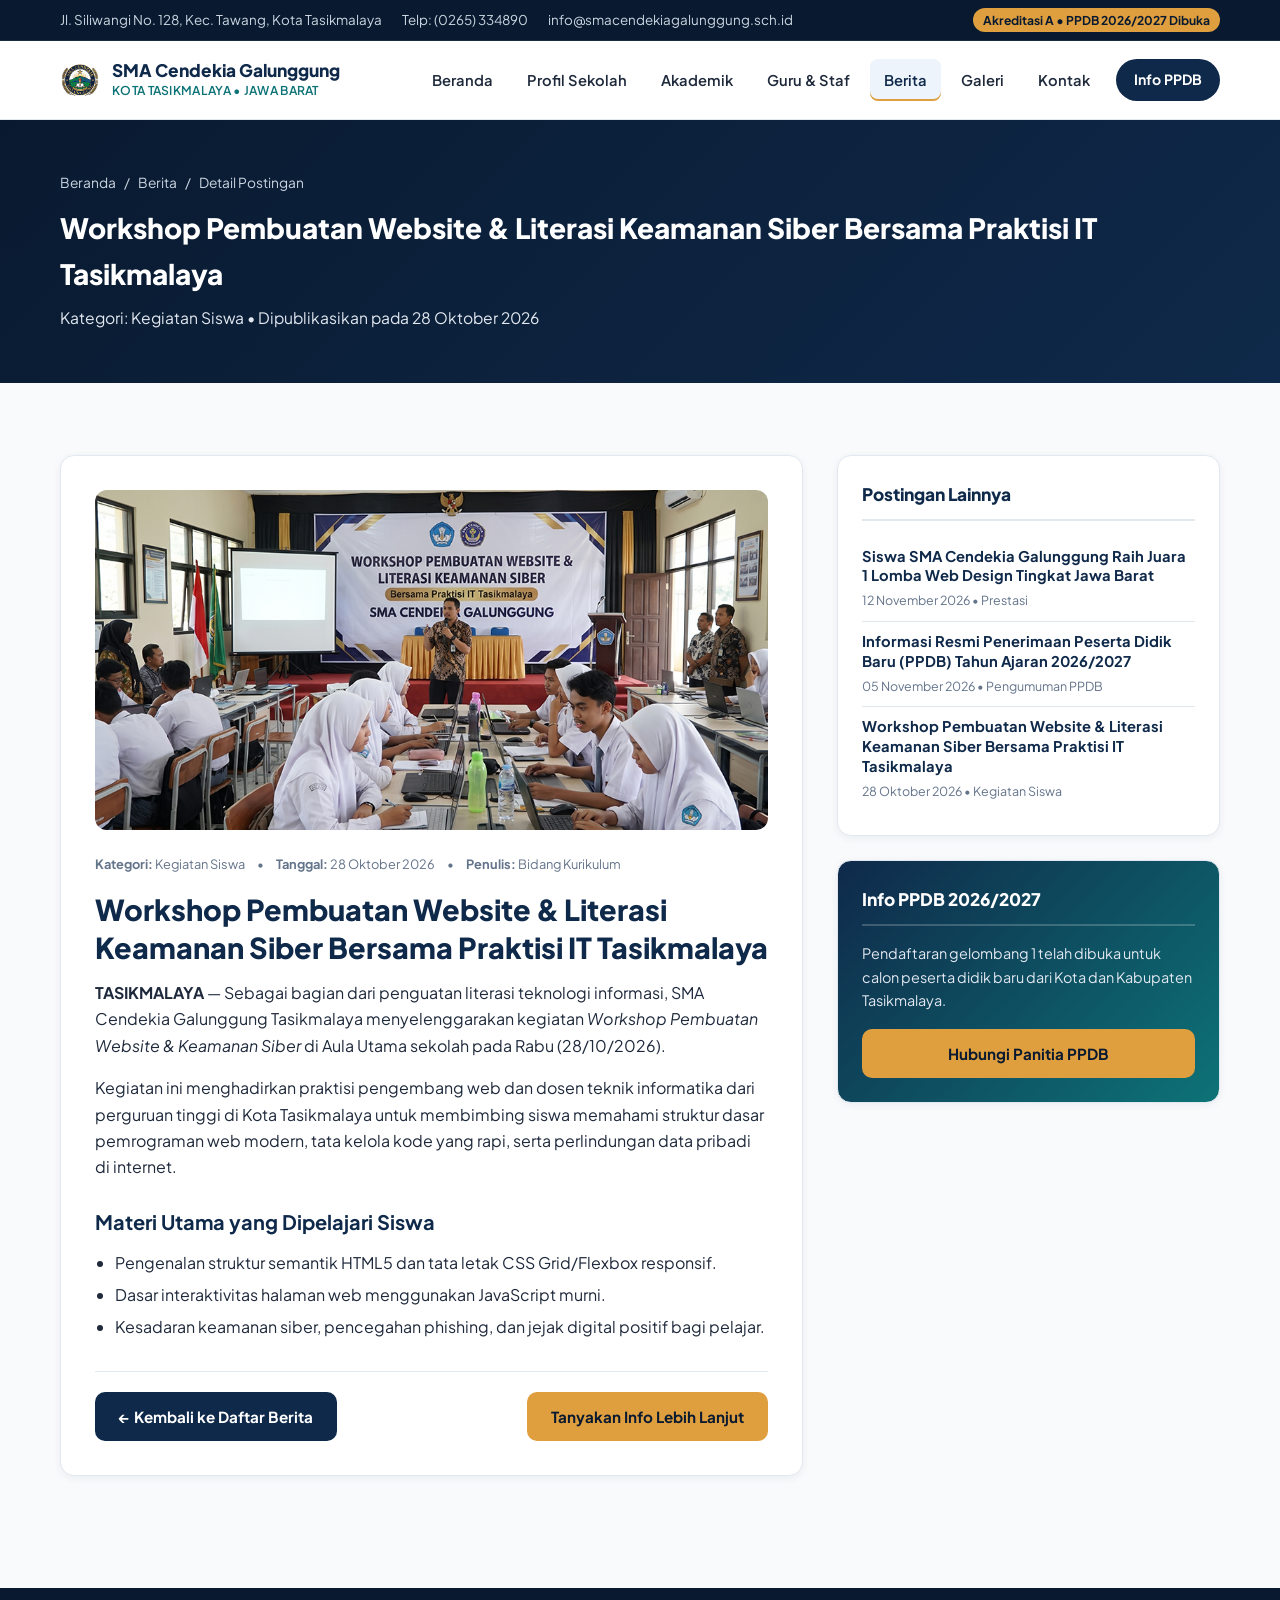
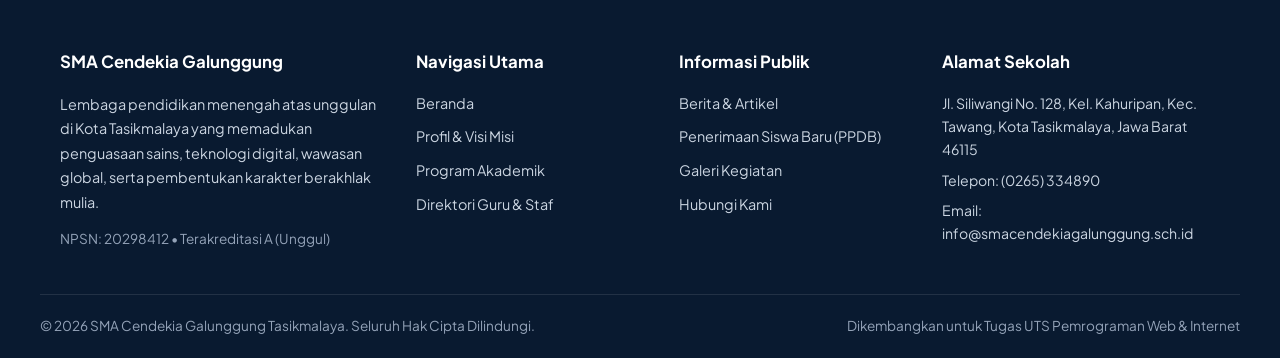
<file: post-3.html>
<!DOCTYPE html>
<html lang="id">
<head>
  <meta charset="UTF-8">
  <meta name="viewport" content="width=device-width, initial-scale=1.0">
  <title>Workshop Pembuatan Website &amp; Literasi Keamanan Siber Bersama Praktisi IT Tasikmalaya | SMA Cendekia Galunggung Tasikmalaya</title>
  <link rel="stylesheet" href="css/abdul_style.css">
</head>
<body>
  <!-- Top Bar Informasi Sekolah -->
  <div class="abdul_topbar">
    <div class="abdul_container abdul_topbar_inner">
      <div class="abdul_topbar_info">
        <span class="abdul_topbar_item">Jl. Siliwangi No. 128, Kec. Tawang, Kota Tasikmalaya</span>
        <span class="abdul_topbar_item">Telp: (0265) 334890</span>
        <span class="abdul_topbar_item">info@smacendekiagalunggung.sch.id</span>
      </div>
      <div>
        <span class="abdul_topbar_badge">Akreditasi A • PPDB 2026/2027 Dibuka</span>
      </div>
    </div>
  </div>

  <!-- Header &amp; Navigasi Utama (#abdul_header &amp; .abdul_menu) -->
  <header id="abdul_header">
    <div class="abdul_container abdul_navbar">
      <a href="index.html" class="abdul_brand">
        <div class="abdul_logo_box">
          <img src="images/logo.png" alt="Logo Sekolah">
        </div>
        <div class="abdul_brand_text">
          <span class="abdul_brand_title">SMA Cendekia Galunggung</span>
          <span class="abdul_brand_sub">KOTA TASIKMALAYA • JAWA BARAT</span>
        </div>
      </a>

      <button id="abdul_nav_toggle" aria-label="Buka Menu Navigasi" aria-expanded="false">
        <svg width="24" height="24" viewBox="0 0 24 24" fill="none" stroke="currentColor" stroke-width="2.2">
          <line x1="3" y1="6" x2="21" y2="6"></line>
          <line x1="3" y1="12" x2="21" y2="12"></line>
          <line x1="3" y1="18" x2="21" y2="18"></line>
        </svg>
      </button>

      <ul class="abdul_menu">
        <li class="abdul_menu_item"><a href="index.html" class="abdul_menu_link">Beranda</a></li>
        <li class="abdul_menu_item"><a href="profil.html" class="abdul_menu_link">Profil Sekolah</a></li>
        <li class="abdul_menu_item"><a href="akademik.html" class="abdul_menu_link">Akademik</a></li>
        <li class="abdul_menu_item"><a href="guru.html" class="abdul_menu_link">Guru &amp; Staf</a></li>
        <li class="abdul_menu_item"><a href="berita.html" class="abdul_menu_link abdul_active">Berita</a></li>
        <li class="abdul_menu_item"><a href="galeri.html" class="abdul_menu_link">Galeri</a></li>
        <li class="abdul_menu_item"><a href="kontak.html" class="abdul_menu_link">Kontak</a></li>
        <li class="abdul_menu_item"><a href="post-2.html" class="abdul_menu_cta">Info PPDB</a></li>
      </ul>
    </div>
  </header>

  <section class="abdul_page_banner">
    <div class="abdul_container">
      <div class="abdul_breadcrumb">
        <a href="index.html">Beranda</a> <span>/</span>
        <a href="berita.html">Berita</a> <span>/</span>
        <span>Detail Postingan</span>
      </div>
      <h1 class="abdul_page_title" style="font-size:1.75rem;">Workshop Pembuatan Website &amp; Literasi Keamanan Siber Bersama Praktisi IT Tasikmalaya</h1>
      <p class="abdul_page_subtitle">Kategori: Kegiatan Siswa • Dipublikasikan pada 28 Oktober 2026</p>
    </div>
  </section>

  <section class="abdul_section">
    <div class="abdul_container abdul_article_layout">
      <!-- Konten Artikel Utama -->
      <article class="abdul_article_main">
        <div class="abdul_article_cover">
          <img src="images/berita-workshop.jpg" alt="Workshop Pembuatan Website &amp; Literasi Keamanan Siber Bersama Praktisi IT Tasikmalaya" class="abdul_article_cover_img">
        </div>

        <div class="abdul_post_meta" style="margin-bottom:16px;">
          <span><strong>Kategori:</strong> Kegiatan Siswa</span>
          <span>•</span>
          <span><strong>Tanggal:</strong> 28 Oktober 2026</span>
          <span>•</span>
          <span><strong>Penulis:</strong> Bidang Kurikulum</span>
        </div>

        <h2 class="abdul_article_heading">Workshop Pembuatan Website &amp; Literasi Keamanan Siber Bersama Praktisi IT Tasikmalaya</h2>

        <div class="abdul_article_content">
          <p>
            <strong>TASIKMALAYA</strong> — Sebagai bagian dari penguatan literasi teknologi informasi, SMA Cendekia Galunggung Tasikmalaya menyelenggarakan kegiatan <em>Workshop Pembuatan Website &amp; Keamanan Siber</em> di Aula Utama sekolah pada Rabu (28/10/2026).
          </p>
          <p>
            Kegiatan ini menghadirkan praktisi pengembang web dan dosen teknik informatika dari perguruan tinggi di Kota Tasikmalaya untuk membimbing siswa memahami struktur dasar pemrograman web modern, tata kelola kode yang rapi, serta perlindungan data pribadi di internet.
          </p>
          <h3>Materi Utama yang Dipelajari Siswa</h3>
          <ul class="abdul_article_list">
            <li>Pengenalan struktur semantik HTML5 dan tata letak CSS Grid/Flexbox responsif.</li>
            <li>Dasar interaktivitas halaman web menggunakan JavaScript murni.</li>
            <li>Kesadaran keamanan siber, pencegahan phishing, dan jejak digital positif bagi pelajar.</li>
          </ul>
        </div>

        <div style="margin-top:30px; padding-top:20px; border-top:1px solid #e2e8f0; display:flex; justify-content:space-between; flex-wrap:wrap; gap:12px;">
          <a href="berita.html" class="abdul_btn abdul_btn_navy">&larr; Kembali ke Daftar Berita</a>
          <a href="kontak.html" class="abdul_btn abdul_btn_primary">Tanyakan Info Lebih Lanjut</a>
        </div>
      </article>

      <!-- Sidebar Berita Terkait -->
      <aside>
        <div class="abdul_sidebar_widget">
          <h3 class="abdul_widget_title">Postingan Lainnya</h3>
          <div class="abdul_recent_item">
            <a href="post-1.html" class="abdul_recent_link">Siswa SMA Cendekia Galunggung Raih Juara 1 Lomba Web Design Tingkat Jawa Barat</a>
            <span class="abdul_recent_date">12 November 2026 • Prestasi</span>
          </div>
          <div class="abdul_recent_item">
            <a href="post-2.html" class="abdul_recent_link">Informasi Resmi Penerimaan Peserta Didik Baru (PPDB) Tahun Ajaran 2026/2027</a>
            <span class="abdul_recent_date">05 November 2026 • Pengumuman PPDB</span>
          </div>
          <div class="abdul_recent_item">
            <a href="post-3.html" class="abdul_recent_link">Workshop Pembuatan Website &amp; Literasi Keamanan Siber Bersama Praktisi IT Tasikmalaya</a>
            <span class="abdul_recent_date">28 Oktober 2026 • Kegiatan Siswa</span>
          </div>
        </div>

        <div class="abdul_sidebar_widget" style="background:linear-gradient(135deg,#0f294a,#0d7377); color:#ffffff;">
          <h3 class="abdul_widget_title" style="color:#ffffff; border-color:rgba(255,255,255,0.2);">Info PPDB 2026/2027</h3>
          <p style="font-size:0.9rem; color:#e2e8f0; margin-bottom:16px;">
            Pendaftaran gelombang 1 telah dibuka untuk calon peserta didik baru dari Kota dan Kabupaten Tasikmalaya.
          </p>
          <a href="kontak.html" class="abdul_btn abdul_btn_primary" style="width:100%;">Hubungi Panitia PPDB</a>
        </div>
      </aside>
    </div>
  </section>

  <!-- Footer (#abdul_footer) -->
  <footer id="abdul_footer">
    <div class="abdul_container abdul_footer_grid">
      <div>
        <h3 class="abdul_footer_heading">SMA Cendekia Galunggung</h3>
        <p style="font-size:0.9rem; line-height:1.7; margin-bottom:14px;">
          Lembaga pendidikan menengah atas unggulan di Kota Tasikmalaya yang memadukan penguasaan sains, teknologi digital, wawasan global, serta pembentukan karakter berakhlak mulia.
        </p>
        <p style="font-size:0.85rem; color:#94a3b8;">NPSN: 20298412 • Terakreditasi A (Unggul)</p>
      </div>

      <div>
        <h3 class="abdul_footer_heading">Navigasi Utama</h3>
        <ul class="abdul_footer_links">
          <li><a href="index.html">Beranda</a></li>
          <li><a href="profil.html">Profil &amp; Visi Misi</a></li>
          <li><a href="akademik.html">Program Akademik</a></li>
          <li><a href="guru.html">Direktori Guru &amp; Staf</a></li>
        </ul>
      </div>

      <div>
        <h3 class="abdul_footer_heading">Informasi Publik</h3>
        <ul class="abdul_footer_links">
          <li><a href="berita.html">Berita &amp; Artikel</a></li>
          <li><a href="post-2.html">Penerimaan Siswa Baru (PPDB)</a></li>
          <li><a href="galeri.html">Galeri Kegiatan</a></li>
          <li><a href="kontak.html">Hubungi Kami</a></li>
        </ul>
      </div>

      <div>
        <h3 class="abdul_footer_heading">Alamat Sekolah</h3>
        <p style="font-size:0.88rem; margin-bottom:8px;">
          Jl. Siliwangi No. 128, Kel. Kahuripan, Kec. Tawang, Kota Tasikmalaya, Jawa Barat 46115
        </p>
        <p style="font-size:0.88rem; margin-bottom:6px;">Telepon: (0265) 334890</p>
        <p style="font-size:0.88rem;">Email: info@smacendekiagalunggung.sch.id</p>
      </div>
    </div>

    <div class="abdul_container abdul_footer_bottom">
      <span>&copy; 2026 SMA Cendekia Galunggung Tasikmalaya. Seluruh Hak Cipta Dilindungi.</span>
      <span>Dikembangkan untuk Tugas UTS Pemrograman Web &amp; Internet</span>
    </div>
  </footer>

  <button id="abdul_back_top" title="Kembali ke Atas" aria-label="Kembali ke Atas">&uarr;</button>
  <script src="js/abdul_script.js"></script>
</body>
</html>
</file>
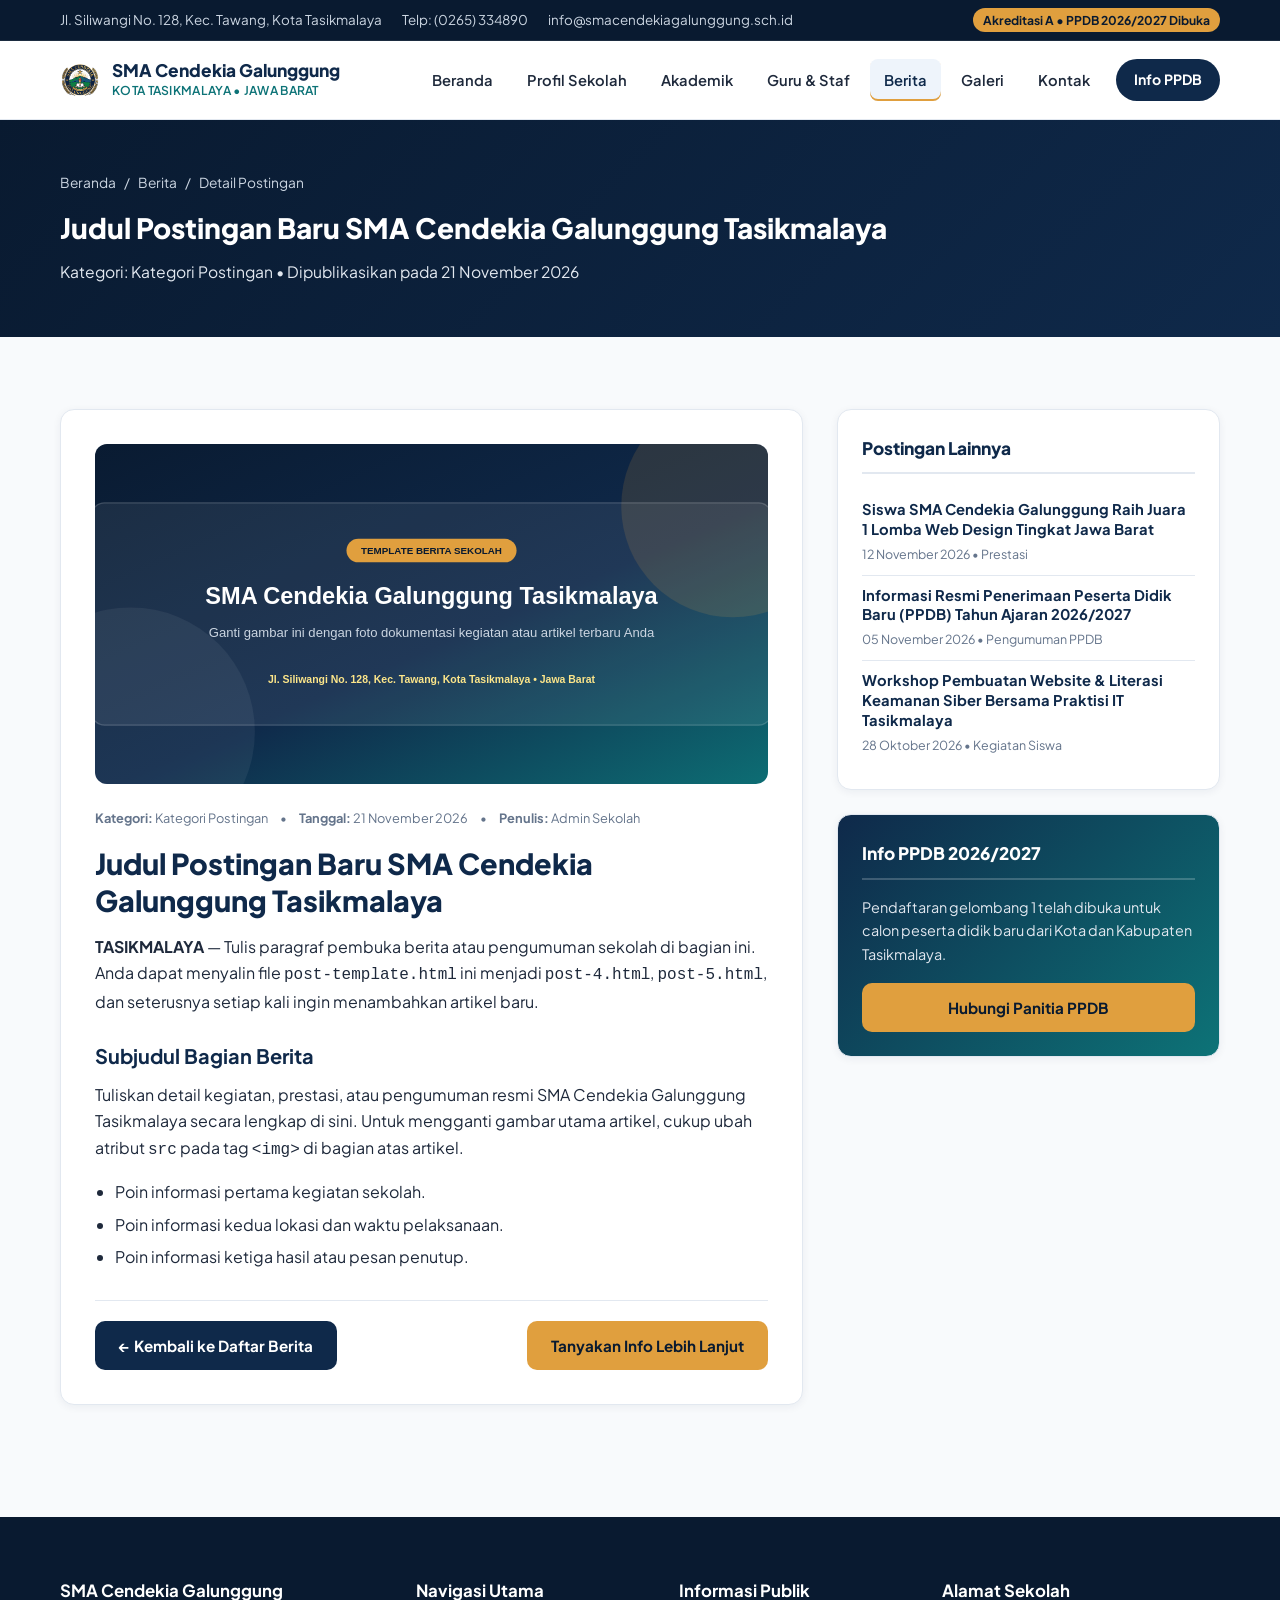
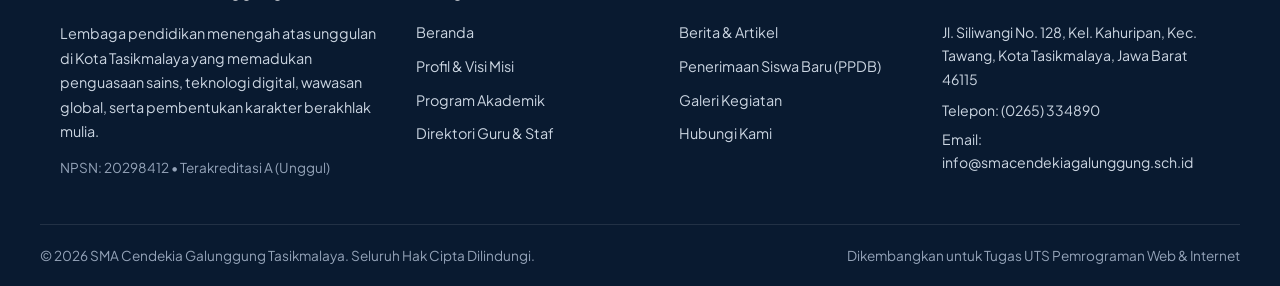
<file: post-template.html>
<!DOCTYPE html>
<html lang="id">
<head>
  <meta charset="UTF-8">
  <meta name="viewport" content="width=device-width, initial-scale=1.0">
  <title>Judul Postingan Baru SMA Cendekia Galunggung Tasikmalaya | SMA Cendekia Galunggung Tasikmalaya</title>
  <link rel="stylesheet" href="css/abdul_style.css">
</head>
<body>
  <!-- Top Bar Informasi Sekolah -->
  <div class="abdul_topbar">
    <div class="abdul_container abdul_topbar_inner">
      <div class="abdul_topbar_info">
        <span class="abdul_topbar_item">Jl. Siliwangi No. 128, Kec. Tawang, Kota Tasikmalaya</span>
        <span class="abdul_topbar_item">Telp: (0265) 334890</span>
        <span class="abdul_topbar_item">info@smacendekiagalunggung.sch.id</span>
      </div>
      <div>
        <span class="abdul_topbar_badge">Akreditasi A • PPDB 2026/2027 Dibuka</span>
      </div>
    </div>
  </div>

  <!-- Header &amp; Navigasi Utama (#abdul_header &amp; .abdul_menu) -->
  <header id="abdul_header">
    <div class="abdul_container abdul_navbar">
      <a href="index.html" class="abdul_brand">
        <div class="abdul_logo_box">
          <img src="images/logo.png" alt="Logo Sekolah">
        </div>
        <div class="abdul_brand_text">
          <span class="abdul_brand_title">SMA Cendekia Galunggung</span>
          <span class="abdul_brand_sub">KOTA TASIKMALAYA • JAWA BARAT</span>
        </div>
      </a>

      <button id="abdul_nav_toggle" aria-label="Buka Menu Navigasi" aria-expanded="false">
        <svg width="24" height="24" viewBox="0 0 24 24" fill="none" stroke="currentColor" stroke-width="2.2">
          <line x1="3" y1="6" x2="21" y2="6"></line>
          <line x1="3" y1="12" x2="21" y2="12"></line>
          <line x1="3" y1="18" x2="21" y2="18"></line>
        </svg>
      </button>

      <ul class="abdul_menu">
        <li class="abdul_menu_item"><a href="index.html" class="abdul_menu_link">Beranda</a></li>
        <li class="abdul_menu_item"><a href="profil.html" class="abdul_menu_link">Profil Sekolah</a></li>
        <li class="abdul_menu_item"><a href="akademik.html" class="abdul_menu_link">Akademik</a></li>
        <li class="abdul_menu_item"><a href="guru.html" class="abdul_menu_link">Guru &amp; Staf</a></li>
        <li class="abdul_menu_item"><a href="berita.html" class="abdul_menu_link abdul_active">Berita</a></li>
        <li class="abdul_menu_item"><a href="galeri.html" class="abdul_menu_link">Galeri</a></li>
        <li class="abdul_menu_item"><a href="kontak.html" class="abdul_menu_link">Kontak</a></li>
        <li class="abdul_menu_item"><a href="post-2.html" class="abdul_menu_cta">Info PPDB</a></li>
      </ul>
    </div>
  </header>

  <section class="abdul_page_banner">
    <div class="abdul_container">
      <div class="abdul_breadcrumb">
        <a href="index.html">Beranda</a> <span>/</span>
        <a href="berita.html">Berita</a> <span>/</span>
        <span>Detail Postingan</span>
      </div>
      <h1 class="abdul_page_title" style="font-size:1.75rem;">Judul Postingan Baru SMA Cendekia Galunggung Tasikmalaya</h1>
      <p class="abdul_page_subtitle">Kategori: Kategori Postingan • Dipublikasikan pada 21 November 2026</p>
    </div>
  </section>

  <section class="abdul_section">
    <div class="abdul_container abdul_article_layout">
      <!-- Konten Artikel Utama -->
      <article class="abdul_article_main">
        <div class="abdul_article_cover">
          <img src="images/berita-template.svg" alt="Judul Postingan Baru SMA Cendekia Galunggung Tasikmalaya" class="abdul_article_cover_img">
        </div>

        <div class="abdul_post_meta" style="margin-bottom:16px;">
          <span><strong>Kategori:</strong> Kategori Postingan</span>
          <span>•</span>
          <span><strong>Tanggal:</strong> 21 November 2026</span>
          <span>•</span>
          <span><strong>Penulis:</strong> Admin Sekolah</span>
        </div>

        <h2 class="abdul_article_heading">Judul Postingan Baru SMA Cendekia Galunggung Tasikmalaya</h2>

        <div class="abdul_article_content">
          <p>
            <strong>TASIKMALAYA</strong> — Tulis paragraf pembuka berita atau pengumuman sekolah di bagian ini. Anda dapat menyalin file <code>post-template.html</code> ini menjadi <code>post-4.html</code>, <code>post-5.html</code>, dan seterusnya setiap kali ingin menambahkan artikel baru.
          </p>
          <h3>Subjudul Bagian Berita</h3>
          <p>
            Tuliskan detail kegiatan, prestasi, atau pengumuman resmi SMA Cendekia Galunggung Tasikmalaya secara lengkap di sini. Untuk mengganti gambar utama artikel, cukup ubah atribut <code>src</code> pada tag <code>&lt;img&gt;</code> di bagian atas artikel.
          </p>
          <ul class="abdul_article_list">
            <li>Poin informasi pertama kegiatan sekolah.</li>
            <li>Poin informasi kedua lokasi dan waktu pelaksanaan.</li>
            <li>Poin informasi ketiga hasil atau pesan penutup.</li>
          </ul>
        </div>

        <div style="margin-top:30px; padding-top:20px; border-top:1px solid #e2e8f0; display:flex; justify-content:space-between; flex-wrap:wrap; gap:12px;">
          <a href="berita.html" class="abdul_btn abdul_btn_navy">&larr; Kembali ke Daftar Berita</a>
          <a href="kontak.html" class="abdul_btn abdul_btn_primary">Tanyakan Info Lebih Lanjut</a>
        </div>
      </article>

      <!-- Sidebar Berita Terkait -->
      <aside>
        <div class="abdul_sidebar_widget">
          <h3 class="abdul_widget_title">Postingan Lainnya</h3>
          <div class="abdul_recent_item">
            <a href="post-1.html" class="abdul_recent_link">Siswa SMA Cendekia Galunggung Raih Juara 1 Lomba Web Design Tingkat Jawa Barat</a>
            <span class="abdul_recent_date">12 November 2026 • Prestasi</span>
          </div>
          <div class="abdul_recent_item">
            <a href="post-2.html" class="abdul_recent_link">Informasi Resmi Penerimaan Peserta Didik Baru (PPDB) Tahun Ajaran 2026/2027</a>
            <span class="abdul_recent_date">05 November 2026 • Pengumuman PPDB</span>
          </div>
          <div class="abdul_recent_item">
            <a href="post-3.html" class="abdul_recent_link">Workshop Pembuatan Website &amp; Literasi Keamanan Siber Bersama Praktisi IT Tasikmalaya</a>
            <span class="abdul_recent_date">28 Oktober 2026 • Kegiatan Siswa</span>
          </div>
        </div>

        <div class="abdul_sidebar_widget" style="background:linear-gradient(135deg,#0f294a,#0d7377); color:#ffffff;">
          <h3 class="abdul_widget_title" style="color:#ffffff; border-color:rgba(255,255,255,0.2);">Info PPDB 2026/2027</h3>
          <p style="font-size:0.9rem; color:#e2e8f0; margin-bottom:16px;">
            Pendaftaran gelombang 1 telah dibuka untuk calon peserta didik baru dari Kota dan Kabupaten Tasikmalaya.
          </p>
          <a href="kontak.html" class="abdul_btn abdul_btn_primary" style="width:100%;">Hubungi Panitia PPDB</a>
        </div>
      </aside>
    </div>
  </section>

  <!-- Footer (#abdul_footer) -->
  <footer id="abdul_footer">
    <div class="abdul_container abdul_footer_grid">
      <div>
        <h3 class="abdul_footer_heading">SMA Cendekia Galunggung</h3>
        <p style="font-size:0.9rem; line-height:1.7; margin-bottom:14px;">
          Lembaga pendidikan menengah atas unggulan di Kota Tasikmalaya yang memadukan penguasaan sains, teknologi digital, wawasan global, serta pembentukan karakter berakhlak mulia.
        </p>
        <p style="font-size:0.85rem; color:#94a3b8;">NPSN: 20298412 • Terakreditasi A (Unggul)</p>
      </div>

      <div>
        <h3 class="abdul_footer_heading">Navigasi Utama</h3>
        <ul class="abdul_footer_links">
          <li><a href="index.html">Beranda</a></li>
          <li><a href="profil.html">Profil &amp; Visi Misi</a></li>
          <li><a href="akademik.html">Program Akademik</a></li>
          <li><a href="guru.html">Direktori Guru &amp; Staf</a></li>
        </ul>
      </div>

      <div>
        <h3 class="abdul_footer_heading">Informasi Publik</h3>
        <ul class="abdul_footer_links">
          <li><a href="berita.html">Berita &amp; Artikel</a></li>
          <li><a href="post-2.html">Penerimaan Siswa Baru (PPDB)</a></li>
          <li><a href="galeri.html">Galeri Kegiatan</a></li>
          <li><a href="kontak.html">Hubungi Kami</a></li>
        </ul>
      </div>

      <div>
        <h3 class="abdul_footer_heading">Alamat Sekolah</h3>
        <p style="font-size:0.88rem; margin-bottom:8px;">
          Jl. Siliwangi No. 128, Kel. Kahuripan, Kec. Tawang, Kota Tasikmalaya, Jawa Barat 46115
        </p>
        <p style="font-size:0.88rem; margin-bottom:6px;">Telepon: (0265) 334890</p>
        <p style="font-size:0.88rem;">Email: info@smacendekiagalunggung.sch.id</p>
      </div>
    </div>

    <div class="abdul_container abdul_footer_bottom">
      <span>&copy; 2026 SMA Cendekia Galunggung Tasikmalaya. Seluruh Hak Cipta Dilindungi.</span>
      <span>Dikembangkan untuk Tugas UTS Pemrograman Web &amp; Internet</span>
    </div>
  </footer>

  <button id="abdul_back_top" title="Kembali ke Atas" aria-label="Kembali ke Atas">&uarr;</button>
  <script src="js/abdul_script.js"></script>
</body>
</html>
</file>
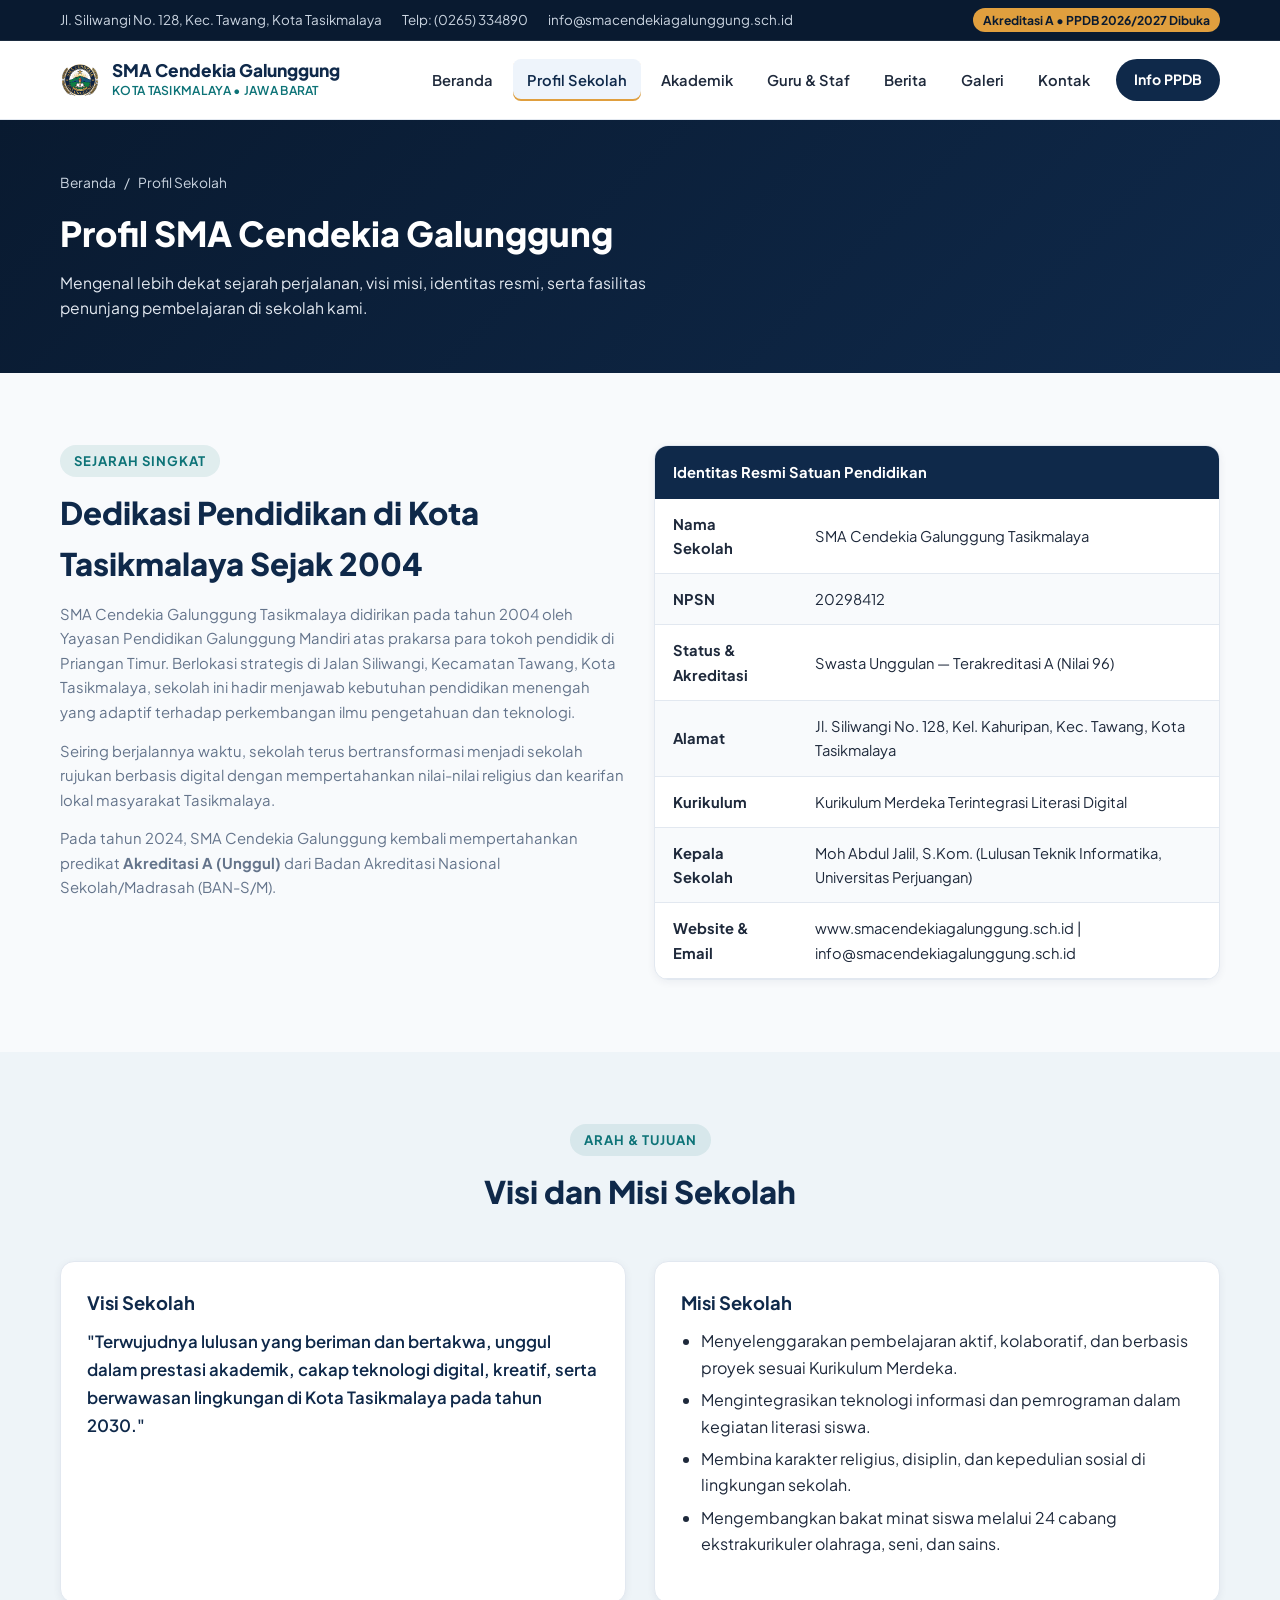
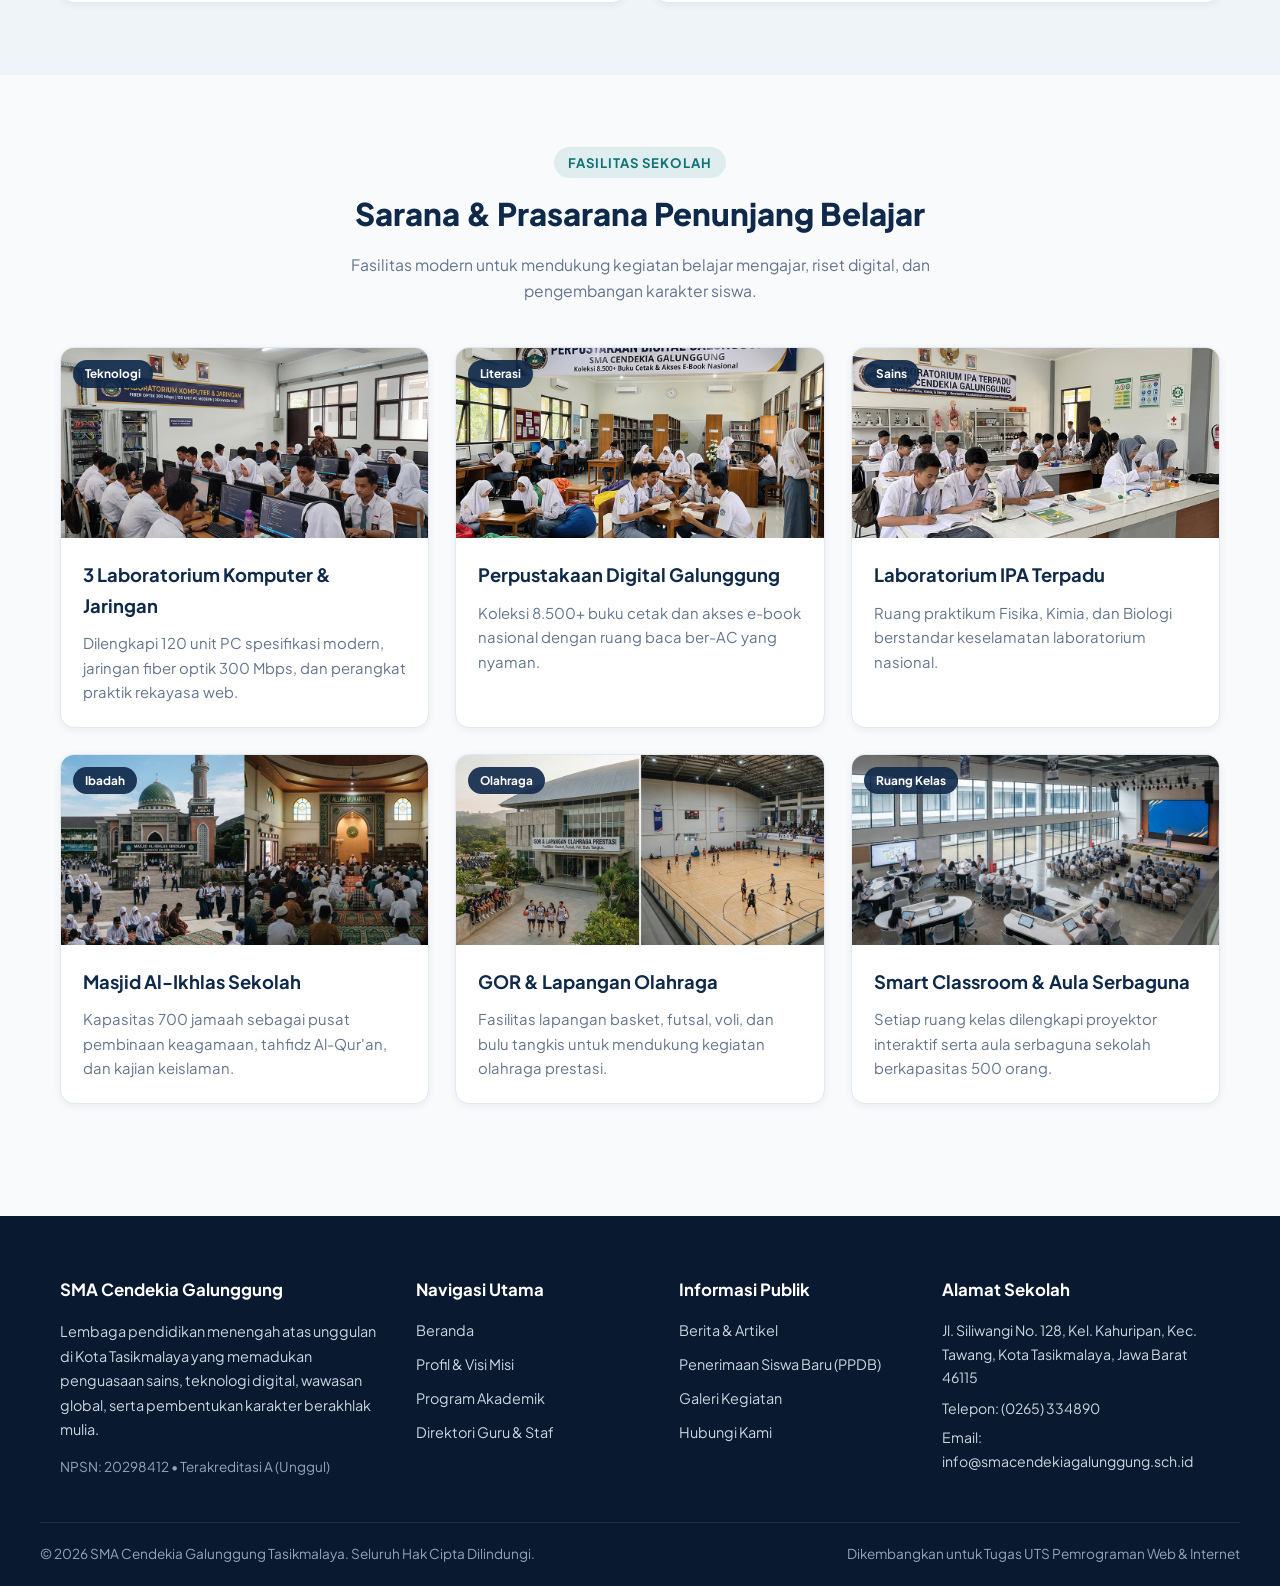
<file: profil.html>
<!DOCTYPE html>
<html lang="id">
<head>
  <meta charset="UTF-8">
  <meta name="viewport" content="width=device-width, initial-scale=1.0">
  <title>Profil Sekolah | SMA Cendekia Galunggung Tasikmalaya</title>
  <link rel="stylesheet" href="css/abdul_style.css">
</head>
<body>
  <!-- Top Bar Informasi Sekolah -->
  <div class="abdul_topbar">
    <div class="abdul_container abdul_topbar_inner">
      <div class="abdul_topbar_info">
        <span class="abdul_topbar_item">Jl. Siliwangi No. 128, Kec. Tawang, Kota Tasikmalaya</span>
        <span class="abdul_topbar_item">Telp: (0265) 334890</span>
        <span class="abdul_topbar_item">info@smacendekiagalunggung.sch.id</span>
      </div>
      <div>
        <span class="abdul_topbar_badge">Akreditasi A • PPDB 2026/2027 Dibuka</span>
      </div>
    </div>
  </div>

  <!-- Header &amp; Navigasi Utama (#abdul_header &amp; .abdul_menu) -->
  <header id="abdul_header">
    <div class="abdul_container abdul_navbar">
      <a href="index.html" class="abdul_brand">
        <div class="abdul_logo_box">
          <img src="images/logo.png" alt="Logo Sekolah">
        </div>
        <div class="abdul_brand_text">
          <span class="abdul_brand_title">SMA Cendekia Galunggung</span>
          <span class="abdul_brand_sub">KOTA TASIKMALAYA • JAWA BARAT</span>
        </div>
      </a>

      <button id="abdul_nav_toggle" aria-label="Buka Menu Navigasi" aria-expanded="false">
        <svg width="24" height="24" viewBox="0 0 24 24" fill="none" stroke="currentColor" stroke-width="2.2">
          <line x1="3" y1="6" x2="21" y2="6"></line>
          <line x1="3" y1="12" x2="21" y2="12"></line>
          <line x1="3" y1="18" x2="21" y2="18"></line>
        </svg>
      </button>

      <ul class="abdul_menu">
        <li class="abdul_menu_item"><a href="index.html" class="abdul_menu_link">Beranda</a></li>
        <li class="abdul_menu_item"><a href="profil.html" class="abdul_menu_link abdul_active">Profil Sekolah</a></li>
        <li class="abdul_menu_item"><a href="akademik.html" class="abdul_menu_link">Akademik</a></li>
        <li class="abdul_menu_item"><a href="guru.html" class="abdul_menu_link">Guru &amp; Staf</a></li>
        <li class="abdul_menu_item"><a href="berita.html" class="abdul_menu_link">Berita</a></li>
        <li class="abdul_menu_item"><a href="galeri.html" class="abdul_menu_link">Galeri</a></li>
        <li class="abdul_menu_item"><a href="kontak.html" class="abdul_menu_link">Kontak</a></li>
        <li class="abdul_menu_item"><a href="post-2.html" class="abdul_menu_cta">Info PPDB</a></li>
      </ul>
    </div>
  </header>

  <section class="abdul_page_banner">
    <div class="abdul_container">
      <div class="abdul_breadcrumb">
        <a href="index.html">Beranda</a> <span>/</span> <span>Profil Sekolah</span>
      </div>
      <h1 class="abdul_page_title">Profil SMA Cendekia Galunggung</h1>
      <p class="abdul_page_subtitle">
        Mengenal lebih dekat sejarah perjalanan, visi misi, identitas resmi, serta fasilitas penunjang pembelajaran di sekolah kami.
      </p>
    </div>
  </section>

  <!-- Sejarah &amp; Identitas -->
  <section class="abdul_section">
    <div class="abdul_container abdul_grid_2">
      <div>
        <span class="abdul_section_tag">Sejarah Singkat</span>
        <h2 class="abdul_section_title">Dedikasi Pendidikan di Kota Tasikmalaya Sejak 2004</h2>
        <p class="abdul_card_text" style="margin-bottom:14px;">
          SMA Cendekia Galunggung Tasikmalaya didirikan pada tahun 2004 oleh Yayasan Pendidikan Galunggung Mandiri atas prakarsa para tokoh pendidik di Priangan Timur. Berlokasi strategis di Jalan Siliwangi, Kecamatan Tawang, Kota Tasikmalaya, sekolah ini hadir menjawab kebutuhan pendidikan menengah yang adaptif terhadap perkembangan ilmu pengetahuan dan teknologi.
        </p>
        <p class="abdul_card_text" style="margin-bottom:14px;">
          Seiring berjalannya waktu, sekolah terus bertransformasi menjadi sekolah rujukan berbasis digital dengan mempertahankan nilai-nilai religius dan kearifan lokal masyarakat Tasikmalaya.
        </p>
        <p class="abdul_card_text">
          Pada tahun 2024, SMA Cendekia Galunggung kembali mempertahankan predikat <strong>Akreditasi A (Unggul)</strong> dari Badan Akreditasi Nasional Sekolah/Madrasah (BAN-S/M).
        </p>
      </div>

      <div class="abdul_table_wrap">
        <table class="abdul_table">
          <thead>
            <tr>
              <th colspan="2">Identitas Resmi Satuan Pendidikan</th>
            </tr>
          </thead>
          <tbody>
            <tr>
              <td><strong>Nama Sekolah</strong></td>
              <td>SMA Cendekia Galunggung Tasikmalaya</td>
            </tr>
            <tr>
              <td><strong>NPSN</strong></td>
              <td>20298412</td>
            </tr>
            <tr>
              <td><strong>Status &amp; Akreditasi</strong></td>
              <td>Swasta Unggulan — Terakreditasi A (Nilai 96)</td>
            </tr>
            <tr>
              <td><strong>Alamat</strong></td>
              <td>Jl. Siliwangi No. 128, Kel. Kahuripan, Kec. Tawang, Kota Tasikmalaya</td>
            </tr>
            <tr>
              <td><strong>Kurikulum</strong></td>
              <td>Kurikulum Merdeka Terintegrasi Literasi Digital</td>
            </tr>
            <tr>
              <td><strong>Kepala Sekolah</strong></td>
              <td>Moh Abdul Jalil, S.Kom. (Lulusan Teknik Informatika, Universitas Perjuangan)</td>
            </tr>
            <tr>
              <td><strong>Website &amp; Email</strong></td>
              <td>www.smacendekiagalunggung.sch.id | info@smacendekiagalunggung.sch.id</td>
            </tr>
          </tbody>
        </table>
      </div>
    </div>
  </section>

  <!-- Visi &amp; Misi -->
  <section class="abdul_section abdul_section_alt">
    <div class="abdul_container">
      <div class="abdul_section_header">
        <span class="abdul_section_tag">Arah &amp; Tujuan</span>
        <h2 class="abdul_section_title">Visi dan Misi Sekolah</h2>
      </div>

      <div class="abdul_grid_2">
        <div class="abdul_card">
          <h3 class="abdul_card_title">Visi Sekolah</h3>
          <p class="abdul_card_text" style="font-size:1.05rem; color:#0f294a; font-weight:600;">
            "Terwujudnya lulusan yang beriman dan bertakwa, unggul dalam prestasi akademik, cakap teknologi digital, kreatif, serta berwawasan lingkungan di Kota Tasikmalaya pada tahun 2030."
          </p>
        </div>

        <div class="abdul_card">
          <h3 class="abdul_card_title">Misi Sekolah</h3>
          <ul class="abdul_article_list" style="margin-top:6px;">
            <li>Menyelenggarakan pembelajaran aktif, kolaboratif, dan berbasis proyek sesuai Kurikulum Merdeka.</li>
            <li>Mengintegrasikan teknologi informasi dan pemrograman dalam kegiatan literasi siswa.</li>
            <li>Membina karakter religius, disiplin, dan kepedulian sosial di lingkungan sekolah.</li>
            <li>Mengembangkan bakat minat siswa melalui 24 cabang ekstrakurikuler olahraga, seni, dan sains.</li>
          </ul>
        </div>
      </div>
    </div>
  </section>

  <!-- Sarana &amp; Prasarana (Dilengkapi Slot Foto) -->
  <section class="abdul_section">
    <div class="abdul_container">
      <div class="abdul_section_header">
        <span class="abdul_section_tag">Fasilitas Sekolah</span>
        <h2 class="abdul_section_title">Sarana &amp; Prasarana Penunjang Belajar</h2>
        <p class="abdul_section_desc">
          Fasilitas modern untuk mendukung kegiatan belajar mengajar, riset digital, dan pengembangan karakter siswa.
        </p>
      </div>

      <div class="abdul_grid_3">
        <div class="abdul_media_card">
          <div class="abdul_media_thumb">
            <span class="abdul_media_badge">Teknologi</span>
            <img src="images/lab-komputer.jpg" alt="Laboratorium Komputer dan Jaringan" class="abdul_media_img">
          </div>
          <div class="abdul_media_body">
            <h3 class="abdul_card_title">3 Laboratorium Komputer &amp; Jaringan</h3>
            <p class="abdul_card_text">Dilengkapi 120 unit PC spesifikasi modern, jaringan fiber optik 300 Mbps, dan perangkat praktik rekayasa web.</p>
          </div>
        </div>

        <div class="abdul_media_card">
          <div class="abdul_media_thumb">
            <span class="abdul_media_badge">Literasi</span>
            <img src="images/perpustakaan.jpg" alt="Perpustakaan Digital Galunggung" class="abdul_media_img">
          </div>
          <div class="abdul_media_body">
            <h3 class="abdul_card_title">Perpustakaan Digital Galunggung</h3>
            <p class="abdul_card_text">Koleksi 8.500+ buku cetak dan akses e-book nasional dengan ruang baca ber-AC yang nyaman.</p>
          </div>
        </div>

        <div class="abdul_media_card">
          <div class="abdul_media_thumb">
            <span class="abdul_media_badge">Sains</span>
            <img src="images/lab-ipa.jpg" alt="Laboratorium IPA Terpadu" class="abdul_media_img">
          </div>
          <div class="abdul_media_body">
            <h3 class="abdul_card_title">Laboratorium IPA Terpadu</h3>
            <p class="abdul_card_text">Ruang praktikum Fisika, Kimia, dan Biologi berstandar keselamatan laboratorium nasional.</p>
          </div>
        </div>

        <div class="abdul_media_card">
          <div class="abdul_media_thumb">
            <span class="abdul_media_badge">Ibadah</span>
            <img src="images/masjid.jpg" alt="Masjid Al-Ikhlas Sekolah" class="abdul_media_img">
          </div>
          <div class="abdul_media_body">
            <h3 class="abdul_card_title">Masjid Al-Ikhlas Sekolah</h3>
            <p class="abdul_card_text">Kapasitas 700 jamaah sebagai pusat pembinaan keagamaan, tahfidz Al-Qur'an, dan kajian keislaman.</p>
          </div>
        </div>

        <div class="abdul_media_card">
          <div class="abdul_media_thumb">
            <span class="abdul_media_badge">Olahraga</span>
            <img src="images/gedung-olahraga.jpg" alt="GOR dan Lapangan Olahraga" class="abdul_media_img">
          </div>
          <div class="abdul_media_body">
            <h3 class="abdul_card_title">GOR &amp; Lapangan Olahraga</h3>
            <p class="abdul_card_text">Fasilitas lapangan basket, futsal, voli, dan bulu tangkis untuk mendukung kegiatan olahraga prestasi.</p>
          </div>
        </div>

        <div class="abdul_media_card">
          <div class="abdul_media_thumb">
            <span class="abdul_media_badge">Ruang Kelas</span>
            <img src="images/aula.jpg" alt="Smart Classroom dan Aula Serbaguna" class="abdul_media_img">
          </div>
          <div class="abdul_media_body">
            <h3 class="abdul_card_title">Smart Classroom &amp; Aula Serbaguna</h3>
            <p class="abdul_card_text">Setiap ruang kelas dilengkapi proyektor interaktif serta aula serbaguna sekolah berkapasitas 500 orang.</p>
          </div>
        </div>
      </div>
    </div>
  </section>

  <!-- Footer (#abdul_footer) -->
  <footer id="abdul_footer">
    <div class="abdul_container abdul_footer_grid">
      <div>
        <h3 class="abdul_footer_heading">SMA Cendekia Galunggung</h3>
        <p style="font-size:0.9rem; line-height:1.7; margin-bottom:14px;">
          Lembaga pendidikan menengah atas unggulan di Kota Tasikmalaya yang memadukan penguasaan sains, teknologi digital, wawasan global, serta pembentukan karakter berakhlak mulia.
        </p>
        <p style="font-size:0.85rem; color:#94a3b8;">NPSN: 20298412 • Terakreditasi A (Unggul)</p>
      </div>

      <div>
        <h3 class="abdul_footer_heading">Navigasi Utama</h3>
        <ul class="abdul_footer_links">
          <li><a href="index.html">Beranda</a></li>
          <li><a href="profil.html">Profil &amp; Visi Misi</a></li>
          <li><a href="akademik.html">Program Akademik</a></li>
          <li><a href="guru.html">Direktori Guru &amp; Staf</a></li>
        </ul>
      </div>

      <div>
        <h3 class="abdul_footer_heading">Informasi Publik</h3>
        <ul class="abdul_footer_links">
          <li><a href="berita.html">Berita &amp; Artikel</a></li>
          <li><a href="post-2.html">Penerimaan Siswa Baru (PPDB)</a></li>
          <li><a href="galeri.html">Galeri Kegiatan</a></li>
          <li><a href="kontak.html">Hubungi Kami</a></li>
        </ul>
      </div>

      <div>
        <h3 class="abdul_footer_heading">Alamat Sekolah</h3>
        <p style="font-size:0.88rem; margin-bottom:8px;">
          Jl. Siliwangi No. 128, Kel. Kahuripan, Kec. Tawang, Kota Tasikmalaya, Jawa Barat 46115
        </p>
        <p style="font-size:0.88rem; margin-bottom:6px;">Telepon: (0265) 334890</p>
        <p style="font-size:0.88rem;">Email: info@smacendekiagalunggung.sch.id</p>
      </div>
    </div>

    <div class="abdul_container abdul_footer_bottom">
      <span>&copy; 2026 SMA Cendekia Galunggung Tasikmalaya. Seluruh Hak Cipta Dilindungi.</span>
      <span>Dikembangkan untuk Tugas UTS Pemrograman Web &amp; Internet</span>
    </div>
  </footer>

  <button id="abdul_back_top" title="Kembali ke Atas" aria-label="Kembali ke Atas">&uarr;</button>
  <script src="js/abdul_script.js"></script>
</body>
</html>
</file>
<file: css/abdul_style.css>
@import url('https://fonts.googleapis.com/css2?family=Plus+Jakarta+Sans:wght@400;500;600;700;800&display=swap');

:root {
  --abdul-primary: #0f294a;
  --abdul-primary-dark: #091a30;
  --abdul-secondary: #0d7377;
  --abdul-accent: #e09f3e;
  --abdul-accent-hover: #c98929;
  --abdul-bg: #f8fafc;
  --abdul-surface: #ffffff;
  --abdul-text: #1e293b;
  --abdul-text-muted: #64748b;
  --abdul-border: #e2e8f0;
  --abdul-shadow-sm: 0 2px 8px rgba(15, 41, 74, 0.06);
  --abdul-shadow-md: 0 10px 25px rgba(15, 41, 74, 0.08);
  --abdul-shadow-lg: 0 20px 40px rgba(15, 41, 74, 0.12);
  --abdul-radius: 14px;
  --abdul-transition: all 0.3s ease;
}

* {
  margin: 0;
  padding: 0;
  box-sizing: border-box;
}

html {
  scroll-behavior: smooth;
  max-width: 100%;
  overflow-x: hidden;
}

body {
  font-family: 'Plus Jakarta Sans', -apple-system, BlinkMacSystemFont, 'Segoe UI', Roboto, sans-serif;
  background-color: var(--abdul-bg);
  color: var(--abdul-text);
  line-height: 1.65;
  max-width: 100%;
  overflow-x: hidden;
}

a {
  text-decoration: none;
  color: inherit;
  transition: var(--abdul-transition);
}

ul {
  list-style: none;
}

img, svg {
  max-width: 100%;
  display: block;
}

code {
  word-break: break-word;
  overflow-wrap: anywhere;
}

.abdul_container {
  width: 100%;
  max-width: 1200px;
  margin: 0 auto;
  padding: 0 20px;
}

/* Mencegah item grid melebar melampaui layar ponsel */
.abdul_hero_grid > *,
.abdul_stats_grid > *,
.abdul_welcome_grid > *,
.abdul_grid_2 > *,
.abdul_grid_3 > *,
.abdul_grid_4 > *,
.abdul_article_layout > *,
.abdul_contact_grid > *,
.abdul_footer_grid > * {
  min-width: 0;
}

/* Top Bar */
.abdul_topbar {
  background-color: var(--abdul-primary-dark);
  color: #cbd5e1;
  font-size: 0.84rem;
  padding: 8px 0;
  border-bottom: 1px solid rgba(255, 255, 255, 0.08);
}

.abdul_topbar_inner {
  display: flex;
  justify-content: space-between;
  align-items: center;
  flex-wrap: wrap;
  gap: 10px;
}

.abdul_topbar_info {
  display: flex;
  align-items: center;
  gap: 20px;
  flex-wrap: wrap;
}

.abdul_topbar_item {
  display: inline-flex;
  align-items: center;
  gap: 6px;
  overflow-wrap: anywhere;
}

.abdul_topbar_badge {
  display: inline-block;
  background-color: var(--abdul-accent);
  color: var(--abdul-primary-dark);
  font-weight: 700;
  padding: 2px 10px;
  border-radius: 999px;
  font-size: 0.76rem;
}

/* Header & Navigasi Utama (#abdul_header & .abdul_menu) */
#abdul_header {
  background-color: var(--abdul-surface);
  position: sticky;
  top: 0;
  z-index: 1000;
  border-bottom: 1px solid var(--abdul-border);
  transition: var(--abdul-transition);
}

#abdul_header.abdul_header_scrolled {
  box-shadow: var(--abdul-shadow-md);
}

.abdul_navbar {
  display: flex;
  justify-content: space-between;
  align-items: center;
  min-height: 78px;
  gap: 16px;
}

.abdul_brand {
  display: flex;
  align-items: center;
  gap: 12px;
  min-width: 0;
}

.abdul_logo_box {
  width: 40px;
  height: 40px;
  flex-shrink: 0;
  display: flex;
  align-items: center;
  justify-content: center;
  background: transparent;
  border: none;
  padding: 0;
  box-shadow: none;
}

.abdul_logo_box img {
  width: 100%;
  height: 100%;
  object-fit: contain;
  display: block;
}

.abdul_brand_text {
  display: flex;
  flex-direction: column;
  min-width: 0;
}

.abdul_brand_title {
  font-size: 1.08rem;
  font-weight: 800;
  color: var(--abdul-primary);
  line-height: 1.2;
}

.abdul_brand_sub {
  font-size: 0.76rem;
  color: var(--abdul-secondary);
  font-weight: 600;
  letter-spacing: 0.3px;
}

.abdul_menu {
  display: flex;
  align-items: center;
  gap: 6px;
}

.abdul_menu_item {
  position: relative;
}

.abdul_menu_link {
  display: inline-block;
  padding: 9px 14px;
  font-size: 0.92rem;
  font-weight: 600;
  color: var(--abdul-text);
  border-radius: 8px;
}

.abdul_menu_link:hover,
.abdul_menu_link.abdul_active {
  color: var(--abdul-primary);
  background-color: #eef4fb;
}

.abdul_menu_link.abdul_active {
  box-shadow: inset 0 -2px 0 var(--abdul-accent);
}

.abdul_menu_cta {
  display: inline-block;
  background-color: var(--abdul-primary);
  color: #ffffff !important;
  padding: 9px 18px;
  border-radius: 999px;
  font-size: 0.88rem;
  font-weight: 700;
  margin-left: 6px;
}

.abdul_menu_cta:hover {
  background-color: var(--abdul-secondary);
  transform: translateY(-1px);
}

#abdul_nav_toggle {
  display: none;
  flex-shrink: 0;
  background: none;
  border: 1px solid var(--abdul-border);
  border-radius: 8px;
  padding: 8px 10px;
  cursor: pointer;
  color: var(--abdul-primary);
}

/* Tombol Umum */
.abdul_btn {
  display: inline-flex;
  align-items: center;
  justify-content: center;
  gap: 8px;
  padding: 12px 24px;
  border-radius: 10px;
  font-weight: 700;
  font-size: 0.95rem;
  cursor: pointer;
  border: none;
  text-align: center;
  transition: var(--abdul-transition);
}

.abdul_btn_primary {
  background-color: var(--abdul-accent);
  color: var(--abdul-primary-dark);
}

.abdul_btn_primary:hover {
  background-color: var(--abdul-accent-hover);
  transform: translateY(-2px);
  box-shadow: 0 8px 20px rgba(224, 159, 62, 0.35);
}

.abdul_btn_outline {
  background-color: rgba(255, 255, 255, 0.12);
  color: #ffffff;
  border: 1.5px solid rgba(255, 255, 255, 0.45);
}

.abdul_btn_outline:hover {
  background-color: #ffffff;
  color: var(--abdul-primary);
}

.abdul_btn_navy {
  background-color: var(--abdul-primary);
  color: #ffffff;
}

.abdul_btn_navy:hover {
  background-color: var(--abdul-secondary);
  transform: translateY(-2px);
}

/* Hero Section (Beranda) */
.abdul_hero {
  background: linear-gradient(135deg, var(--abdul-primary-dark) 0%, var(--abdul-primary) 55%, var(--abdul-secondary) 100%);
  color: #ffffff;
  padding: 76px 0 96px;
  position: relative;
  overflow: hidden;
}

.abdul_hero_grid {
  display: grid;
  grid-template-columns: 1.15fr 0.85fr;
  gap: 44px;
  align-items: center;
}

.abdul_hero_badge {
  display: inline-flex;
  align-items: center;
  gap: 8px;
  background-color: rgba(255, 255, 255, 0.14);
  border: 1px solid rgba(255, 255, 255, 0.25);
  padding: 6px 16px;
  border-radius: 999px;
  font-size: 0.84rem;
  font-weight: 600;
  color: #fde68a;
  margin-bottom: 18px;
}

.abdul_hero_title {
  font-size: 2.65rem;
  font-weight: 800;
  line-height: 1.2;
  margin-bottom: 18px;
}

.abdul_hero_highlight {
  color: var(--abdul-accent);
}

.abdul_hero_desc {
  font-size: 1.05rem;
  color: #e2e8f0;
  margin-bottom: 28px;
  max-width: 600px;
}

.abdul_hero_actions {
  display: flex;
  flex-wrap: wrap;
  gap: 14px;
}

.abdul_hero_card {
  background: rgba(255, 255, 255, 0.1);
  backdrop-filter: blur(10px);
  border: 1px solid rgba(255, 255, 255, 0.2);
  border-radius: 20px;
  padding: 20px;
  box-shadow: var(--abdul-shadow-lg);
}

.abdul_hero_illustration {
  border-radius: 14px;
  overflow: hidden;
  height: 245px;
  margin-bottom: 14px;
  background-color: var(--abdul-primary-dark);
}

.abdul_hero_img {
  width: 100%;
  height: 100%;
  object-fit: cover;
}

.abdul_hero_caption {
  display: flex;
  justify-content: space-between;
  align-items: center;
  flex-wrap: wrap;
  gap: 6px 12px;
  font-size: 0.88rem;
  color: #f1f5f9;
}

/* Statistik Bar */
.abdul_stats_wrap {
  margin-top: -46px;
  position: relative;
  z-index: 10;
}

.abdul_stats_grid {
  display: grid;
  grid-template-columns: repeat(4, 1fr);
  gap: 20px;
}

.abdul_stat_card {
  background-color: var(--abdul-surface);
  border-radius: var(--abdul-radius);
  padding: 24px 20px;
  text-align: center;
  box-shadow: var(--abdul-shadow-md);
  border: 1px solid var(--abdul-border);
}

.abdul_stat_num {
  font-size: 2rem;
  font-weight: 800;
  color: var(--abdul-primary);
  line-height: 1.2;
}

.abdul_stat_label {
  font-size: 0.88rem;
  color: var(--abdul-text-muted);
  font-weight: 600;
  margin-top: 4px;
}

/* Section Umum */
.abdul_section {
  padding: 72px 0;
}

.abdul_section_alt {
  background-color: #eef4f8;
}

.abdul_section_header {
  text-align: center;
  max-width: 680px;
  margin: 0 auto 44px;
}

.abdul_section_tag {
  display: inline-block;
  color: var(--abdul-secondary);
  background-color: rgba(13, 115, 119, 0.1);
  font-weight: 700;
  font-size: 0.82rem;
  text-transform: uppercase;
  letter-spacing: 1px;
  padding: 5px 14px;
  border-radius: 999px;
  margin-bottom: 10px;
}

.abdul_section_title {
  font-size: 1.95rem;
  font-weight: 800;
  color: var(--abdul-primary);
  margin-bottom: 12px;
}

.abdul_section_desc {
  color: var(--abdul-text-muted);
  font-size: 0.98rem;
}

/* Page Banner (Sub-halaman) */
.abdul_page_banner {
  background: linear-gradient(135deg, var(--abdul-primary-dark), var(--abdul-primary));
  color: #ffffff;
  padding: 52px 0;
}

.abdul_breadcrumb {
  display: flex;
  align-items: center;
  flex-wrap: wrap;
  gap: 6px 8px;
  font-size: 0.86rem;
  color: #cbd5e1;
  margin-bottom: 10px;
}

.abdul_breadcrumb a:hover {
  color: var(--abdul-accent);
}

.abdul_page_title {
  font-size: 2.15rem;
  font-weight: 800;
  margin-bottom: 8px;
}

.abdul_page_subtitle {
  color: #e2e8f0;
  max-width: 650px;
  font-size: 0.98rem;
}

/* Grid & Cards */
.abdul_grid_2 {
  display: grid;
  grid-template-columns: repeat(2, 1fr);
  gap: 28px;
}

.abdul_grid_3 {
  display: grid;
  grid-template-columns: repeat(3, 1fr);
  gap: 26px;
}

.abdul_grid_4 {
  display: grid;
  grid-template-columns: repeat(4, 1fr);
  gap: 22px;
}

.abdul_card {
  background-color: var(--abdul-surface);
  border-radius: var(--abdul-radius);
  padding: 26px;
  border: 1px solid var(--abdul-border);
  box-shadow: var(--abdul-shadow-sm);
  transition: var(--abdul-transition);
}

.abdul_card:hover {
  transform: translateY(-4px);
  box-shadow: var(--abdul-shadow-md);
}

/* Kartu dengan Slot Foto (Sarana & Prasarana, Rumpun Fase F, Ekstrakurikuler) */
.abdul_media_card {
  background-color: var(--abdul-surface);
  border-radius: var(--abdul-radius);
  overflow: hidden;
  border: 1px solid var(--abdul-border);
  box-shadow: var(--abdul-shadow-sm);
  display: flex;
  flex-direction: column;
  transition: var(--abdul-transition);
}

.abdul_media_card:hover {
  transform: translateY(-5px);
  box-shadow: var(--abdul-shadow-md);
}

.abdul_media_thumb {
  width: 100%;
  height: 190px;
  overflow: hidden;
  position: relative;
  background-color: #e2e8f0;
}

.abdul_media_img {
  width: 100%;
  height: 100%;
  object-fit: cover;
  transition: transform 0.4s ease;
}

.abdul_media_card:hover .abdul_media_img {
  transform: scale(1.05);
}

.abdul_media_badge {
  position: absolute;
  top: 12px;
  left: 12px;
  z-index: 2;
  background-color: rgba(15, 41, 74, 0.9);
  color: #ffffff;
  font-size: 0.74rem;
  font-weight: 700;
  padding: 4px 12px;
  border-radius: 999px;
}

.abdul_media_body {
  padding: 22px;
  display: flex;
  flex-direction: column;
  flex-grow: 1;
}

.abdul_card_icon {
  width: 50px;
  height: 50px;
  border-radius: 12px;
  background-color: rgba(13, 115, 119, 0.12);
  color: var(--abdul-secondary);
  display: flex;
  align-items: center;
  justify-content: center;
  margin-bottom: 16px;
}

.abdul_card_title {
  font-size: 1.15rem;
  font-weight: 700;
  color: var(--abdul-primary);
  margin-bottom: 10px;
}

.abdul_card_text {
  color: var(--abdul-text-muted);
  font-size: 0.93rem;
  overflow-wrap: break-word;
  word-wrap: break-word;
}

/* Sambutan & Foto Kepala Sekolah */
.abdul_welcome_grid {
  display: grid;
  grid-template-columns: 0.85fr 1.15fr;
  gap: 38px;
  align-items: center;
}

.abdul_principal_box {
  background: var(--abdul-surface);
  border-radius: 18px;
  padding: 20px;
  border: 1px solid var(--abdul-border);
  box-shadow: var(--abdul-shadow-md);
  text-align: center;
}

.abdul_principal_frame {
  width: 100%;
  height: 270px;
  border-radius: 12px;
  overflow: hidden;
  background-color: #e2e8f0;
}

.abdul_principal_img {
  width: 100%;
  height: 100%;
  object-fit: cover;
  object-position: center top;
}

.abdul_principal_name {
  font-size: 1.15rem;
  font-weight: 800;
  color: var(--abdul-primary);
  margin-top: 14px;
}

.abdul_principal_role {
  font-size: 0.85rem;
  color: var(--abdul-secondary);
  font-weight: 600;
}

.abdul_quote_box {
  border-left: 4px solid var(--abdul-accent);
  padding-left: 18px;
  margin: 18px 0;
  font-style: italic;
  color: var(--abdul-primary);
  font-weight: 500;
}

/* Postingan & Berita Cards */
.abdul_post_card {
  background-color: var(--abdul-surface);
  border-radius: var(--abdul-radius);
  overflow: hidden;
  border: 1px solid var(--abdul-border);
  box-shadow: var(--abdul-shadow-sm);
  display: flex;
  flex-direction: column;
  transition: var(--abdul-transition);
}

.abdul_post_card:hover {
  transform: translateY(-5px);
  box-shadow: var(--abdul-shadow-md);
}

.abdul_post_thumb {
  width: 100%;
  height: 195px;
  overflow: hidden;
  position: relative;
  background-color: #e2e8f0;
}

.abdul_post_img {
  width: 100%;
  height: 100%;
  object-fit: cover;
  transition: transform 0.4s ease;
}

.abdul_post_card:hover .abdul_post_img {
  transform: scale(1.05);
}

.abdul_post_badge {
  position: absolute;
  top: 14px;
  left: 14px;
  z-index: 2;
  background-color: var(--abdul-primary);
  color: #ffffff;
  font-size: 0.75rem;
  font-weight: 700;
  padding: 4px 12px;
  border-radius: 999px;
}

.abdul_post_body {
  padding: 22px;
  display: flex;
  flex-direction: column;
  flex-grow: 1;
}

.abdul_post_meta {
  display: flex;
  align-items: center;
  flex-wrap: wrap;
  gap: 6px 12px;
  font-size: 0.8rem;
  color: var(--abdul-text-muted);
  margin-bottom: 10px;
}

.abdul_post_title {
  font-size: 1.12rem;
  font-weight: 700;
  color: var(--abdul-primary);
  margin-bottom: 10px;
  line-height: 1.4;
}

.abdul_post_title a:hover {
  color: var(--abdul-secondary);
}

.abdul_post_excerpt {
  font-size: 0.9rem;
  color: var(--abdul-text-muted);
  margin-bottom: 18px;
  flex-grow: 1;
}

.abdul_read_more {
  display: inline-flex;
  align-items: center;
  gap: 6px;
  font-weight: 700;
  font-size: 0.88rem;
  color: var(--abdul-secondary);
}

.abdul_read_more:hover {
  color: var(--abdul-primary);
  gap: 10px;
}

/* Halaman Detail Postingan (post-1.html, dst) */
.abdul_article_layout {
  display: grid;
  grid-template-columns: 1.65fr 0.85fr;
  gap: 34px;
  align-items: start;
}

.abdul_article_main {
  background-color: var(--abdul-surface);
  border-radius: var(--abdul-radius);
  padding: 34px;
  border: 1px solid var(--abdul-border);
  box-shadow: var(--abdul-shadow-sm);
}

.abdul_article_cover {
  border-radius: 12px;
  overflow: hidden;
  margin-bottom: 24px;
  max-height: 360px;
  background-color: #e2e8f0;
}

.abdul_article_cover_img {
  width: 100%;
  height: 340px;
  object-fit: cover;
}

.abdul_article_heading {
  font-size: 1.8rem;
  font-weight: 800;
  color: var(--abdul-primary);
  line-height: 1.3;
  margin-bottom: 14px;
}

.abdul_article_content p {
  margin-bottom: 16px;
  color: var(--abdul-text);
  font-size: 1rem;
  overflow-wrap: break-word;
}

.abdul_article_content h3 {
  font-size: 1.25rem;
  color: var(--abdul-primary);
  margin: 24px 0 10px;
}

.abdul_article_list {
  margin: 12px 0 18px 20px;
  list-style: disc;
  color: var(--abdul-text);
}

.abdul_article_list li {
  margin-bottom: 6px;
}

.abdul_sidebar_widget {
  background-color: var(--abdul-surface);
  border-radius: var(--abdul-radius);
  padding: 24px;
  border: 1px solid var(--abdul-border);
  box-shadow: var(--abdul-shadow-sm);
  margin-bottom: 24px;
}

.abdul_widget_title {
  font-size: 1.08rem;
  font-weight: 800;
  color: var(--abdul-primary);
  padding-bottom: 10px;
  border-bottom: 2px solid var(--abdul-border);
  margin-bottom: 16px;
}

.abdul_recent_item {
  display: flex;
  flex-direction: column;
  padding: 10px 0;
  border-bottom: 1px solid var(--abdul-border);
}

.abdul_recent_item:last-child {
  border-bottom: none;
}

.abdul_recent_link {
  font-weight: 700;
  font-size: 0.92rem;
  color: var(--abdul-primary);
  line-height: 1.35;
}

.abdul_recent_link:hover {
  color: var(--abdul-secondary);
}

.abdul_recent_date {
  font-size: 0.78rem;
  color: var(--abdul-text-muted);
  margin-top: 4px;
}

/* Filter Controls & Search */
.abdul_filter_bar {
  display: flex;
  justify-content: space-between;
  align-items: center;
  flex-wrap: wrap;
  gap: 14px;
  margin-bottom: 30px;
}

.abdul_filter_group {
  display: flex;
  flex-wrap: wrap;
  gap: 8px;
}

.abdul_filter_btn {
  padding: 8px 16px;
  border-radius: 999px;
  border: 1px solid var(--abdul-border);
  background-color: var(--abdul-surface);
  color: var(--abdul-text);
  font-weight: 600;
  font-size: 0.86rem;
  cursor: pointer;
  transition: var(--abdul-transition);
}

.abdul_filter_btn:hover,
.abdul_filter_btn.abdul_filter_active {
  background-color: var(--abdul-primary);
  color: #ffffff;
  border-color: var(--abdul-primary);
}

.abdul_search_input {
  padding: 10px 16px;
  border: 1px solid var(--abdul-border);
  border-radius: 999px;
  font-family: inherit;
  font-size: 0.9rem;
  min-width: 250px;
  outline: none;
}

.abdul_search_input:focus {
  border-color: var(--abdul-secondary);
  box-shadow: 0 0 0 3px rgba(13, 115, 119, 0.12);
}

/* Tabel Akademik & Profil */
.abdul_table_wrap {
  width: 100%;
  overflow-x: auto;
  -webkit-overflow-scrolling: touch;
  background-color: var(--abdul-surface);
  border-radius: var(--abdul-radius);
  border: 1px solid var(--abdul-border);
  box-shadow: var(--abdul-shadow-sm);
}

.abdul_table {
  width: 100%;
  border-collapse: collapse;
  text-align: left;
  font-size: 0.92rem;
}

.abdul_table th {
  background-color: var(--abdul-primary);
  color: #ffffff;
  padding: 14px 18px;
  font-weight: 700;
}

.abdul_table td {
  padding: 13px 18px;
  border-bottom: 1px solid var(--abdul-border);
  overflow-wrap: break-word;
  word-break: break-word;
}

.abdul_table tr:nth-child(even) td {
  background-color: #f8fafc;
}

/* Direktori Guru */
.abdul_teacher_card {
  background-color: var(--abdul-surface);
  border-radius: var(--abdul-radius);
  padding: 24px 20px;
  text-align: center;
  border: 1px solid var(--abdul-border);
  box-shadow: var(--abdul-shadow-sm);
  transition: var(--abdul-transition);
}

.abdul_teacher_card:hover {
  transform: translateY(-4px);
  box-shadow: var(--abdul-shadow-md);
}

.abdul_avatar_circle {
  width: 88px;
  height: 88px;
  border-radius: 50%;
  margin: 0 auto 14px;
  overflow: hidden;
  display: flex;
  align-items: center;
  justify-content: center;
  font-size: 1.5rem;
  font-weight: 800;
  color: #ffffff;
  background: linear-gradient(135deg, var(--abdul-primary), var(--abdul-secondary));
  border: 3px solid #e2e8f0;
}

.abdul_avatar_img {
  width: 100%;
  height: 100%;
  object-fit: cover;
  object-position: center top;
}

.abdul_teacher_name {
  font-size: 1.05rem;
  font-weight: 700;
  color: var(--abdul-primary);
  margin-bottom: 4px;
}

.abdul_teacher_subject {
  font-size: 0.85rem;
  color: var(--abdul-secondary);
  font-weight: 600;
  margin-bottom: 8px;
}

.abdul_teacher_edu {
  font-size: 0.8rem;
  color: var(--abdul-text-muted);
}

/* Galeri & Modal Lightbox */
.abdul_gallery_item {
  background-color: var(--abdul-surface);
  border-radius: var(--abdul-radius);
  overflow: hidden;
  border: 1px solid var(--abdul-border);
  box-shadow: var(--abdul-shadow-sm);
  cursor: pointer;
  transition: var(--abdul-transition);
}

.abdul_gallery_item:hover {
  transform: translateY(-4px);
  box-shadow: var(--abdul-shadow-md);
}

.abdul_gallery_visual {
  width: 100%;
  height: 210px;
  overflow: hidden;
  background-color: #e2e8f0;
}

.abdul_gallery_img {
  width: 100%;
  height: 100%;
  object-fit: cover;
  transition: transform 0.4s ease;
}

.abdul_gallery_item:hover .abdul_gallery_img {
  transform: scale(1.05);
}

.abdul_gallery_caption {
  padding: 16px;
}

.abdul_gallery_title {
  font-size: 1rem;
  font-weight: 700;
  color: var(--abdul-primary);
  margin-bottom: 4px;
}

.abdul_gallery_meta {
  font-size: 0.8rem;
  color: var(--abdul-text-muted);
}

#abdul_lightbox {
  display: none;
  position: fixed;
  inset: 0;
  background-color: rgba(9, 26, 48, 0.85);
  z-index: 2000;
  align-items: center;
  justify-content: center;
  padding: 20px;
}

#abdul_lightbox.abdul_modal_open {
  display: flex;
}

.abdul_modal_box {
  background-color: var(--abdul-surface);
  border-radius: 18px;
  max-width: 680px;
  width: 100%;
  max-height: 90vh;
  overflow-y: auto;
  box-shadow: var(--abdul-shadow-lg);
}

#abdul_modal_visual img,
.abdul_modal_img {
  width: 100%;
  max-height: 380px;
  object-fit: cover;
}

.abdul_modal_body {
  padding: 24px;
}

.abdul_modal_header {
  display: flex;
  justify-content: space-between;
  align-items: flex-start;
  gap: 12px;
  margin-bottom: 10px;
}

.abdul_modal_close {
  flex-shrink: 0;
  background: #f1f5f9;
  border: none;
  width: 34px;
  height: 34px;
  border-radius: 50%;
  font-size: 1.2rem;
  cursor: pointer;
  color: var(--abdul-primary);
  font-weight: 700;
}

/* Halaman Kontak & Form Input */
.abdul_contact_grid {
  display: grid;
  grid-template-columns: 0.9fr 1.1fr;
  gap: 32px;
}

.abdul_info_list {
  display: flex;
  flex-direction: column;
  gap: 18px;
  margin-top: 20px;
}

.abdul_info_item {
  display: flex;
  gap: 14px;
  align-items: flex-start;
  min-width: 0;
}

.abdul_info_item > div:last-child {
  min-width: 0;
  flex: 1;
}

.abdul_info_item p {
  overflow-wrap: anywhere;
  word-break: break-word;
}

.abdul_form_group {
  margin-bottom: 18px;
}

.abdul_form_label {
  display: block;
  font-weight: 700;
  font-size: 0.9rem;
  color: var(--abdul-primary);
  margin-bottom: 6px;
}

.abdul_form_control {
  width: 100%;
  max-width: 100%;
  padding: 12px 15px;
  border: 1px solid var(--abdul-border);
  border-radius: 10px;
  font-family: inherit;
  font-size: 0.95rem;
  color: var(--abdul-text);
  background-color: #ffffff;
  transition: var(--abdul-transition);
}

.abdul_form_control:focus {
  outline: none;
  border-color: var(--abdul-secondary);
  box-shadow: 0 0 0 3px rgba(13, 115, 119, 0.14);
}

.abdul_alert_success {
  display: none;
  background-color: #ecfdf5;
  border: 1px solid #10b981;
  color: #065f46;
  padding: 16px;
  border-radius: 10px;
  margin-top: 18px;
  font-size: 0.92rem;
  overflow-wrap: break-word;
}

.abdul_alert_error {
  display: none;
  background-color: #fef2f2;
  border: 1px solid #ef4444;
  color: #991b1b;
  padding: 14px;
  border-radius: 10px;
  margin-bottom: 16px;
  font-size: 0.9rem;
}

.abdul_map_box {
  margin-top: 26px;
  border-radius: var(--abdul-radius);
  overflow: hidden;
  border: 1px solid var(--abdul-border);
  height: 220px;
}

.abdul_map_img {
  width: 100%;
  height: 100%;
  object-fit: cover;
}

/* Footer (#abdul_footer) */
#abdul_footer {
  background-color: var(--abdul-primary-dark);
  color: #cbd5e1;
  padding-top: 60px;
  margin-top: 40px;
}

#abdul_footer p,
#abdul_footer a {
  overflow-wrap: anywhere;
}

.abdul_footer_grid {
  display: grid;
  grid-template-columns: 1.4fr 1fr 1fr 1.2fr;
  gap: 32px;
  padding-bottom: 44px;
  border-bottom: 1px solid rgba(255, 255, 255, 0.1);
}

.abdul_footer_heading {
  color: #ffffff;
  font-size: 1.05rem;
  font-weight: 700;
  margin-bottom: 16px;
}

.abdul_footer_links {
  display: flex;
  flex-direction: column;
  gap: 10px;
  font-size: 0.9rem;
}

.abdul_footer_links a:hover {
  color: var(--abdul-accent);
  padding-left: 4px;
}

.abdul_footer_bottom {
  padding: 20px 0;
  display: flex;
  justify-content: space-between;
  align-items: center;
  flex-wrap: wrap;
  gap: 12px;
  font-size: 0.85rem;
  color: #94a3b8;
}

#abdul_back_top {
  position: fixed;
  bottom: 24px;
  right: 24px;
  width: 44px;
  height: 44px;
  border-radius: 50%;
  background-color: var(--abdul-accent);
  color: var(--abdul-primary-dark);
  border: none;
  font-weight: 800;
  font-size: 1.1rem;
  cursor: pointer;
  box-shadow: var(--abdul-shadow-md);
  display: none;
  align-items: center;
  justify-content: center;
  z-index: 999;
}

#abdul_back_top.abdul_show_top {
  display: flex;
}

/* =========================================================
   RESPONSIVE TABLET & PONSEL (MOBILE-FIRST REFINEMENTS)
   ========================================================= */

@media (max-width: 992px) {
  .abdul_hero_grid,
  .abdul_welcome_grid,
  .abdul_article_layout,
  .abdul_contact_grid {
    grid-template-columns: 1fr;
  }

  .abdul_stats_grid,
  .abdul_grid_4,
  .abdul_footer_grid {
    grid-template-columns: repeat(2, 1fr);
  }

  .abdul_grid_3 {
    grid-template-columns: repeat(2, 1fr);
  }

  #abdul_nav_toggle {
    display: inline-flex;
    align-items: center;
    justify-content: center;
  }

  .abdul_menu {
    display: none;
    position: absolute;
    top: 100%;
    left: 0;
    right: 0;
    background-color: var(--abdul-surface);
    flex-direction: column;
    align-items: stretch;
    gap: 4px;
    padding: 14px 20px 22px;
    max-height: calc(100vh - 68px);
    overflow-y: auto;
    border-top: 1px solid var(--abdul-border);
    border-bottom: 1px solid var(--abdul-border);
    box-shadow: var(--abdul-shadow-lg);
    z-index: 999;
  }

  .abdul_menu.abdul_menu_open {
    display: flex;
  }

  .abdul_menu_item {
    width: 100%;
  }

  .abdul_menu_link {
    display: block;
    width: 100%;
    padding: 11px 14px;
  }

  .abdul_menu_cta {
    display: block;
    width: 100%;
    margin: 10px 0 0;
    padding: 11px 18px;
    text-align: center;
  }
}

@media (max-width: 768px) {
  .abdul_container {
    padding: 0 16px;
  }

  /* Topbar ringkas di ponsel agar tidak memakan ruang layar */
  .abdul_topbar {
    padding: 6px 0;
    font-size: 0.78rem;
  }

  .abdul_topbar_inner {
    justify-content: center;
    gap: 8px;
  }

  .abdul_topbar_info {
    gap: 10px;
    justify-content: center;
  }

  .abdul_topbar_info .abdul_topbar_item:first-child,
  .abdul_topbar_info .abdul_topbar_item:last-child {
    display: none;
  }

  .abdul_topbar_badge {
    font-size: 0.72rem;
    padding: 2px 10px;
  }

  /* Section & Banner lebih proporsional di ponsel */
  .abdul_section {
    padding: 48px 0;
  }

  .abdul_section_header {
    margin: 0 auto 30px;
  }

  .abdul_section_title {
    font-size: 1.55rem;
    line-height: 1.3;
  }

  .abdul_section_desc {
    font-size: 0.92rem;
  }

  .abdul_page_banner {
    padding: 36px 0;
  }

  .abdul_page_title {
    font-size: 1.6rem !important;
    line-height: 1.3;
  }

  .abdul_page_subtitle {
    font-size: 0.9rem;
  }

  /* Hero section */
  .abdul_hero {
    padding: 42px 0 68px;
  }

  .abdul_hero_grid {
    gap: 28px;
  }

  .abdul_hero_badge {
    font-size: 0.76rem;
    padding: 5px 12px;
    line-height: 1.4;
    margin-bottom: 14px;
  }

  .abdul_hero_title {
    font-size: 1.9rem;
    line-height: 1.25;
  }

  .abdul_hero_desc {
    font-size: 0.95rem;
    margin-bottom: 22px;
  }

  .abdul_hero_illustration {
    height: 210px;
  }

  /* Filter & Pencarian rapi di ponsel */
  .abdul_filter_bar {
    flex-direction: column;
    align-items: stretch;
    gap: 12px;
    margin-bottom: 24px;
  }

  .abdul_filter_group {
    justify-content: center;
    gap: 8px;
  }

  .abdul_filter_btn {
    padding: 8px 13px;
    font-size: 0.82rem;
  }

  .abdul_search_input {
    width: 100%;
    min-width: 0;
  }
}

@media (max-width: 640px) {
  /* Navbar kompak */
  .abdul_navbar {
    min-height: 66px;
    gap: 10px;
  }

  .abdul_brand {
    gap: 9px;
  }

  .abdul_logo_box {
    width: 36px;
    height: 36px;
  }

  .abdul_brand_title {
    font-size: 0.95rem;
  }

  .abdul_brand_sub {
    font-size: 0.68rem;
  }

  .abdul_menu {
    padding: 12px 16px 20px;
  }

  /* Hero tombol penuh lebar agar rapi */
  .abdul_hero_title {
    font-size: 1.75rem;
  }

  .abdul_hero_actions {
    flex-direction: column;
    align-items: stretch;
    gap: 10px;
  }

  .abdul_hero_actions .abdul_btn {
    width: 100%;
    padding: 12px 18px;
    font-size: 0.92rem;
  }

  .abdul_hero_card {
    padding: 14px;
    border-radius: 16px;
  }

  .abdul_hero_illustration {
    height: 185px;
    margin-bottom: 10px;
  }

  .abdul_hero_caption {
    font-size: 0.8rem;
  }

  /* Statistik Bar tetap 2 kolom yang ringkas di ponsel */
  .abdul_stats_wrap {
    margin-top: -34px;
  }

  .abdul_stats_grid {
    grid-template-columns: repeat(2, 1fr);
    gap: 12px;
  }

  .abdul_stat_card {
    padding: 16px 12px;
    border-radius: 12px;
  }

  .abdul_stat_num {
    font-size: 1.55rem;
  }

  .abdul_stat_label {
    font-size: 0.78rem;
    line-height: 1.35;
  }

  /* Sambutan Kepala Sekolah */
  .abdul_welcome_grid {
    gap: 24px;
  }

  .abdul_principal_box {
    padding: 16px;
  }

  .abdul_principal_frame {
    height: 230px;
  }

  .abdul_quote_box {
    padding-left: 14px;
    font-size: 0.92rem;
    margin: 14px 0;
  }

  .abdul_welcome_grid .abdul_btn {
    width: 100%;
  }

  /* Grid konten umum */
  .abdul_grid_2,
  .abdul_grid_3,
  .abdul_footer_grid {
    grid-template-columns: 1fr;
    gap: 18px;
  }

  /* Direktori guru 2 kolom rapi di ponsel */
  .abdul_grid_4 {
    grid-template-columns: repeat(2, 1fr);
    gap: 12px;
  }

  .abdul_teacher_card {
    padding: 16px 12px;
  }

  .abdul_avatar_circle {
    width: 68px;
    height: 68px;
    font-size: 1.2rem;
    margin-bottom: 10px;
  }

  .abdul_teacher_name {
    font-size: 0.9rem;
    line-height: 1.3;
  }

  .abdul_teacher_subject {
    font-size: 0.78rem;
    margin-bottom: 6px;
  }

  .abdul_teacher_edu {
    font-size: 0.74rem;
    line-height: 1.35;
  }

  /* Kartu & Media */
  .abdul_card,
  .abdul_media_body,
  .abdul_post_body {
    padding: 18px;
  }

  .abdul_media_thumb,
  .abdul_post_thumb,
  .abdul_gallery_visual {
    height: 175px;
  }

  /* Tabel Profil & Akademik ramah ponsel */
  .abdul_table {
    font-size: 0.84rem;
  }

  .abdul_table th,
  .abdul_table td {
    padding: 10px 12px;
  }

  .abdul_table td:first-child {
    min-width: 112px;
  }

  /* Halaman Detail Artikel */
  .abdul_article_layout {
    gap: 24px;
  }

  .abdul_article_main {
    padding: 18px;
  }

  .abdul_article_cover {
    margin-bottom: 16px;
  }

  .abdul_article_cover_img {
    height: 200px;
  }

  .abdul_article_heading {
    font-size: 1.35rem;
    line-height: 1.35;
  }

  .abdul_post_meta {
    gap: 6px 10px;
    font-size: 0.78rem;
  }

  .abdul_article_content p {
    font-size: 0.94rem;
  }

  .abdul_article_content h3 {
    font-size: 1.12rem;
  }

  .abdul_article_main > div:last-child {
    flex-direction: column;
    align-items: stretch;
  }

  .abdul_article_main > div:last-child .abdul_btn {
    width: 100%;
  }

  .abdul_sidebar_widget {
    padding: 18px;
    margin-bottom: 18px;
  }

  /* Halaman Kontak */
  .abdul_contact_grid {
    gap: 22px;
  }

  .abdul_info_item {
    gap: 12px;
  }

  .abdul_info_item .abdul_card_icon {
    width: 42px;
    height: 42px;
  }

  .abdul_map_box {
    height: 180px;
    margin-top: 18px;
  }

  /* Lightbox Galeri */
  #abdul_lightbox {
    padding: 12px;
  }

  #abdul_modal_visual img,
  .abdul_modal_img {
    max-height: 230px;
  }

  .abdul_modal_body {
    padding: 16px;
  }

  /* Footer & Back to top */
  #abdul_footer {
    padding-top: 42px;
    margin-top: 28px;
  }

  .abdul_footer_grid {
    gap: 24px;
    padding-bottom: 30px;
  }

  .abdul_footer_bottom {
    flex-direction: column;
    text-align: center;
    justify-content: center;
    gap: 6px;
    padding: 16px 0;
    font-size: 0.8rem;
  }

  #abdul_back_top {
    bottom: 16px;
    right: 16px;
    width: 40px;
    height: 40px;
    font-size: 1rem;
  }
}

@media (max-width: 380px) {
  .abdul_topbar_info {
    display: none;
  }

  .abdul_brand_title {
    font-size: 0.88rem;
  }

  .abdul_brand_sub {
    font-size: 0.64rem;
  }

  .abdul_hero_title {
    font-size: 1.62rem;
  }

  .abdul_grid_4 {
    grid-template-columns: 1fr;
  }
}
</file>
